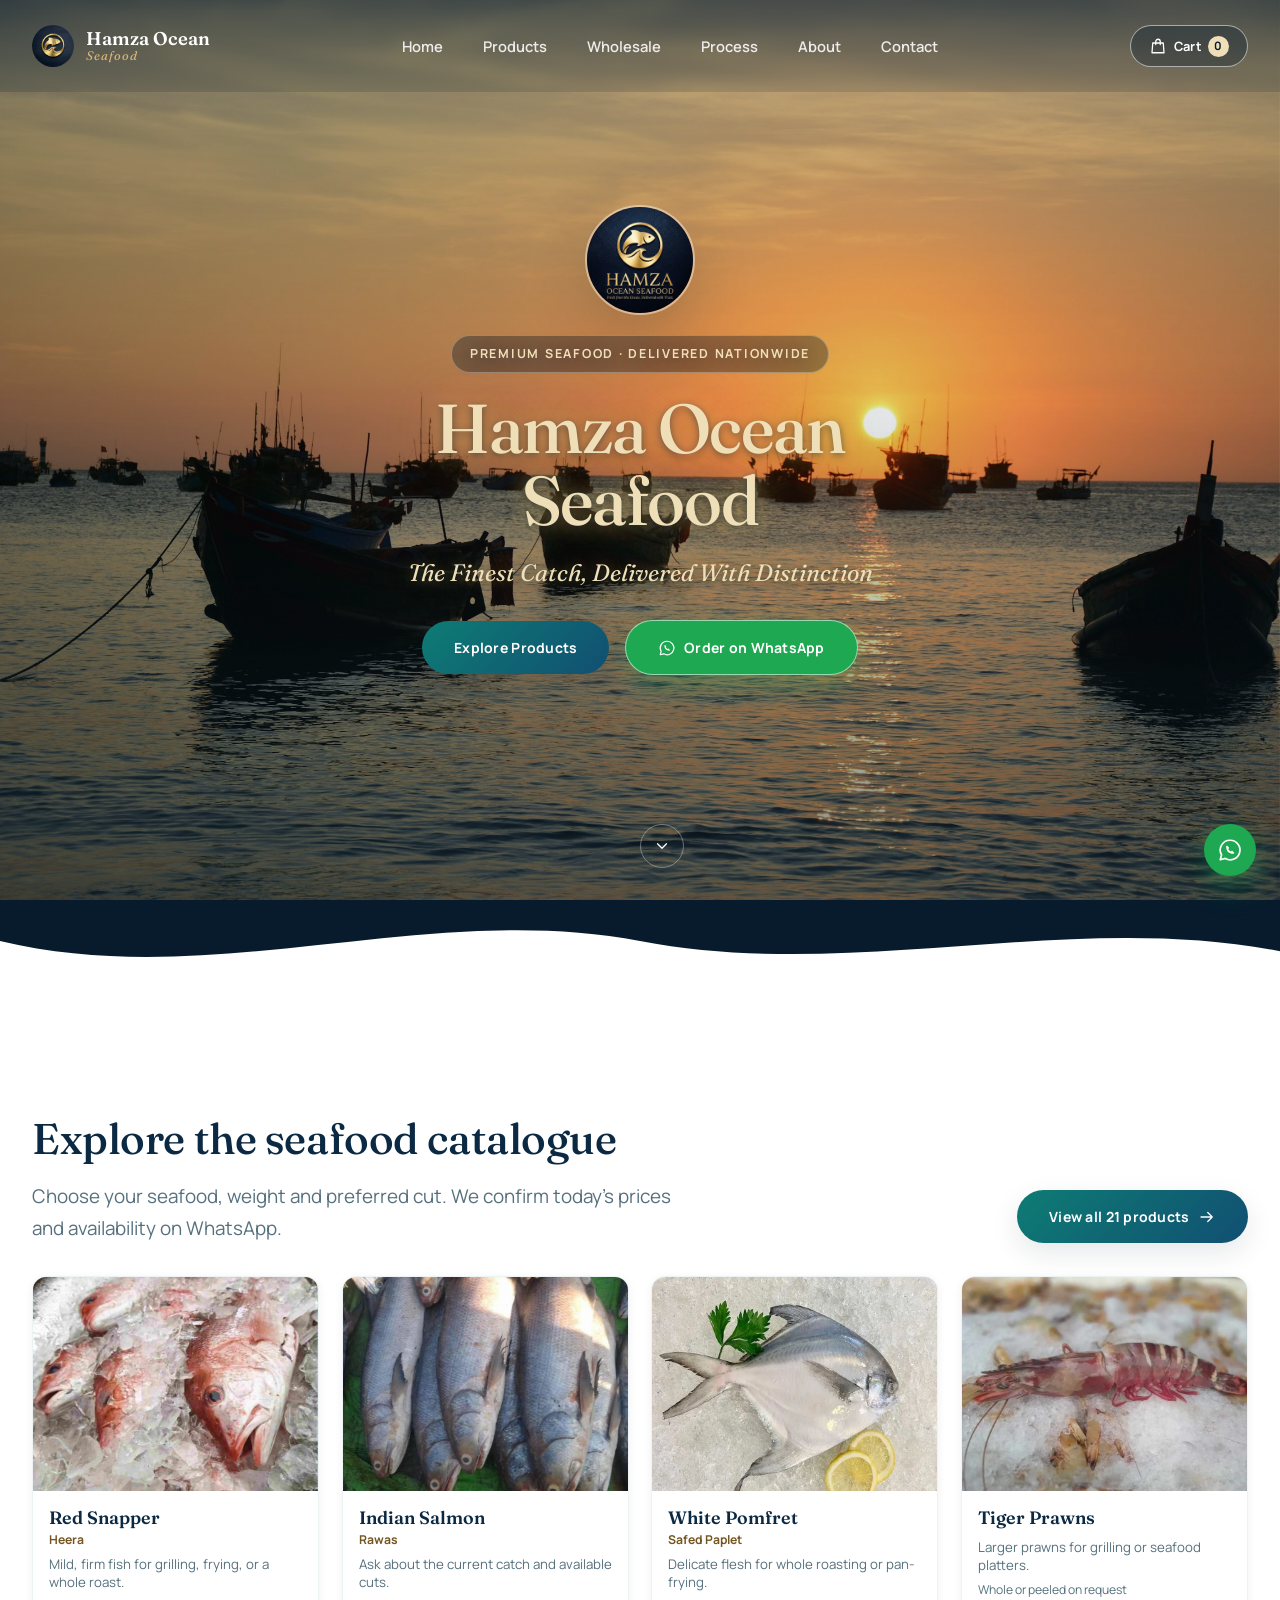
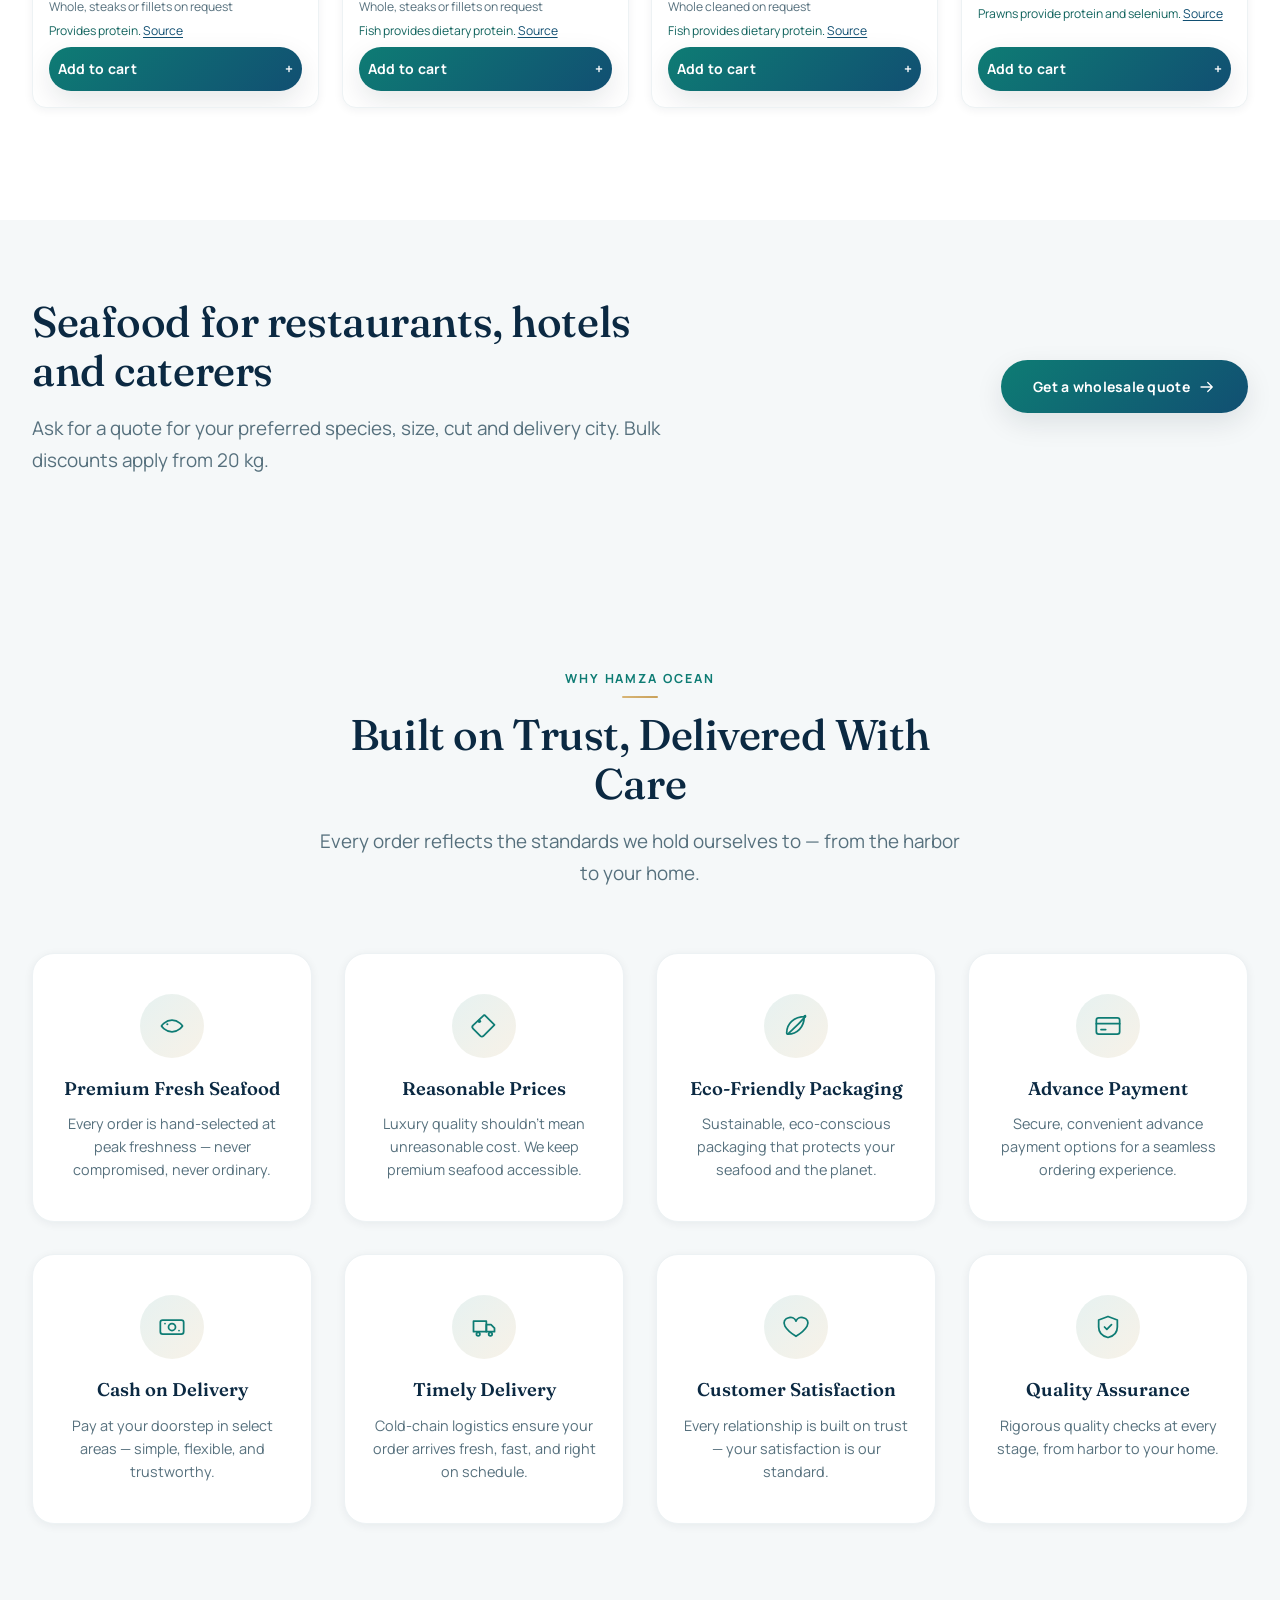
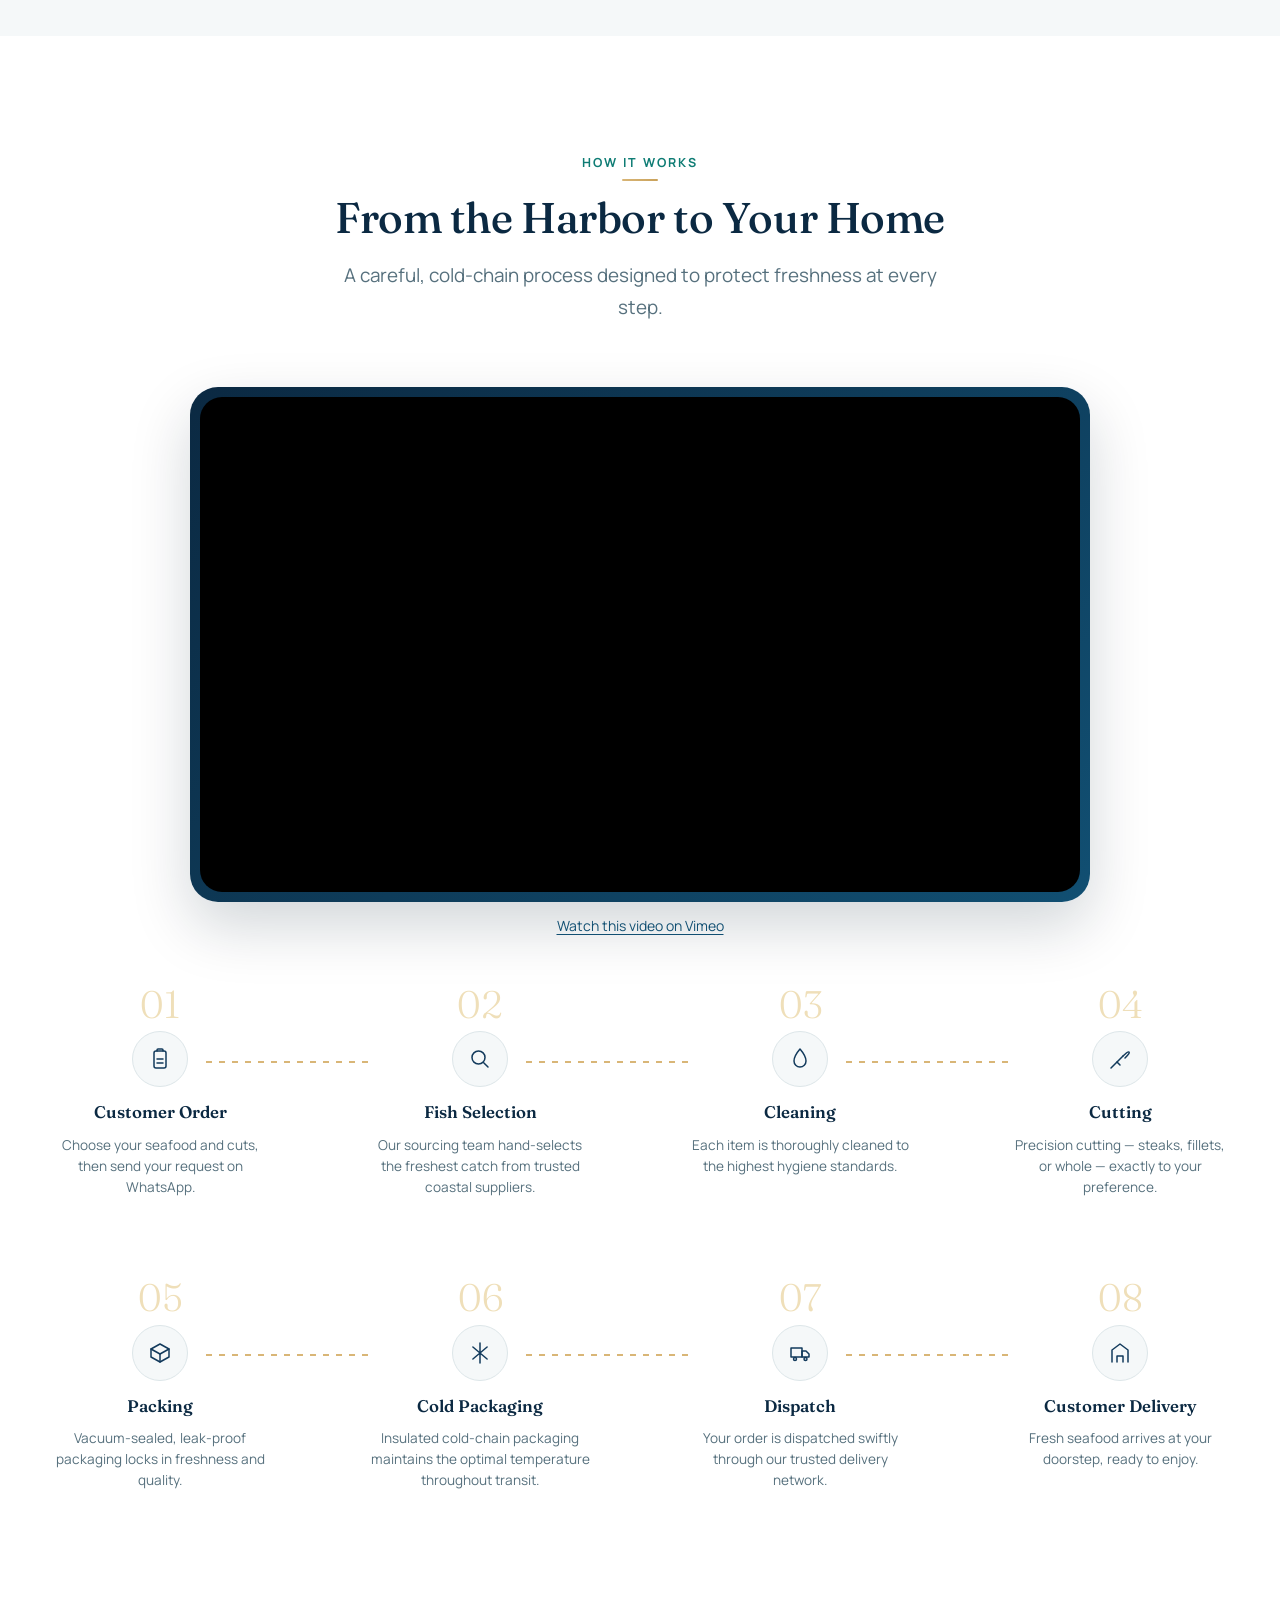
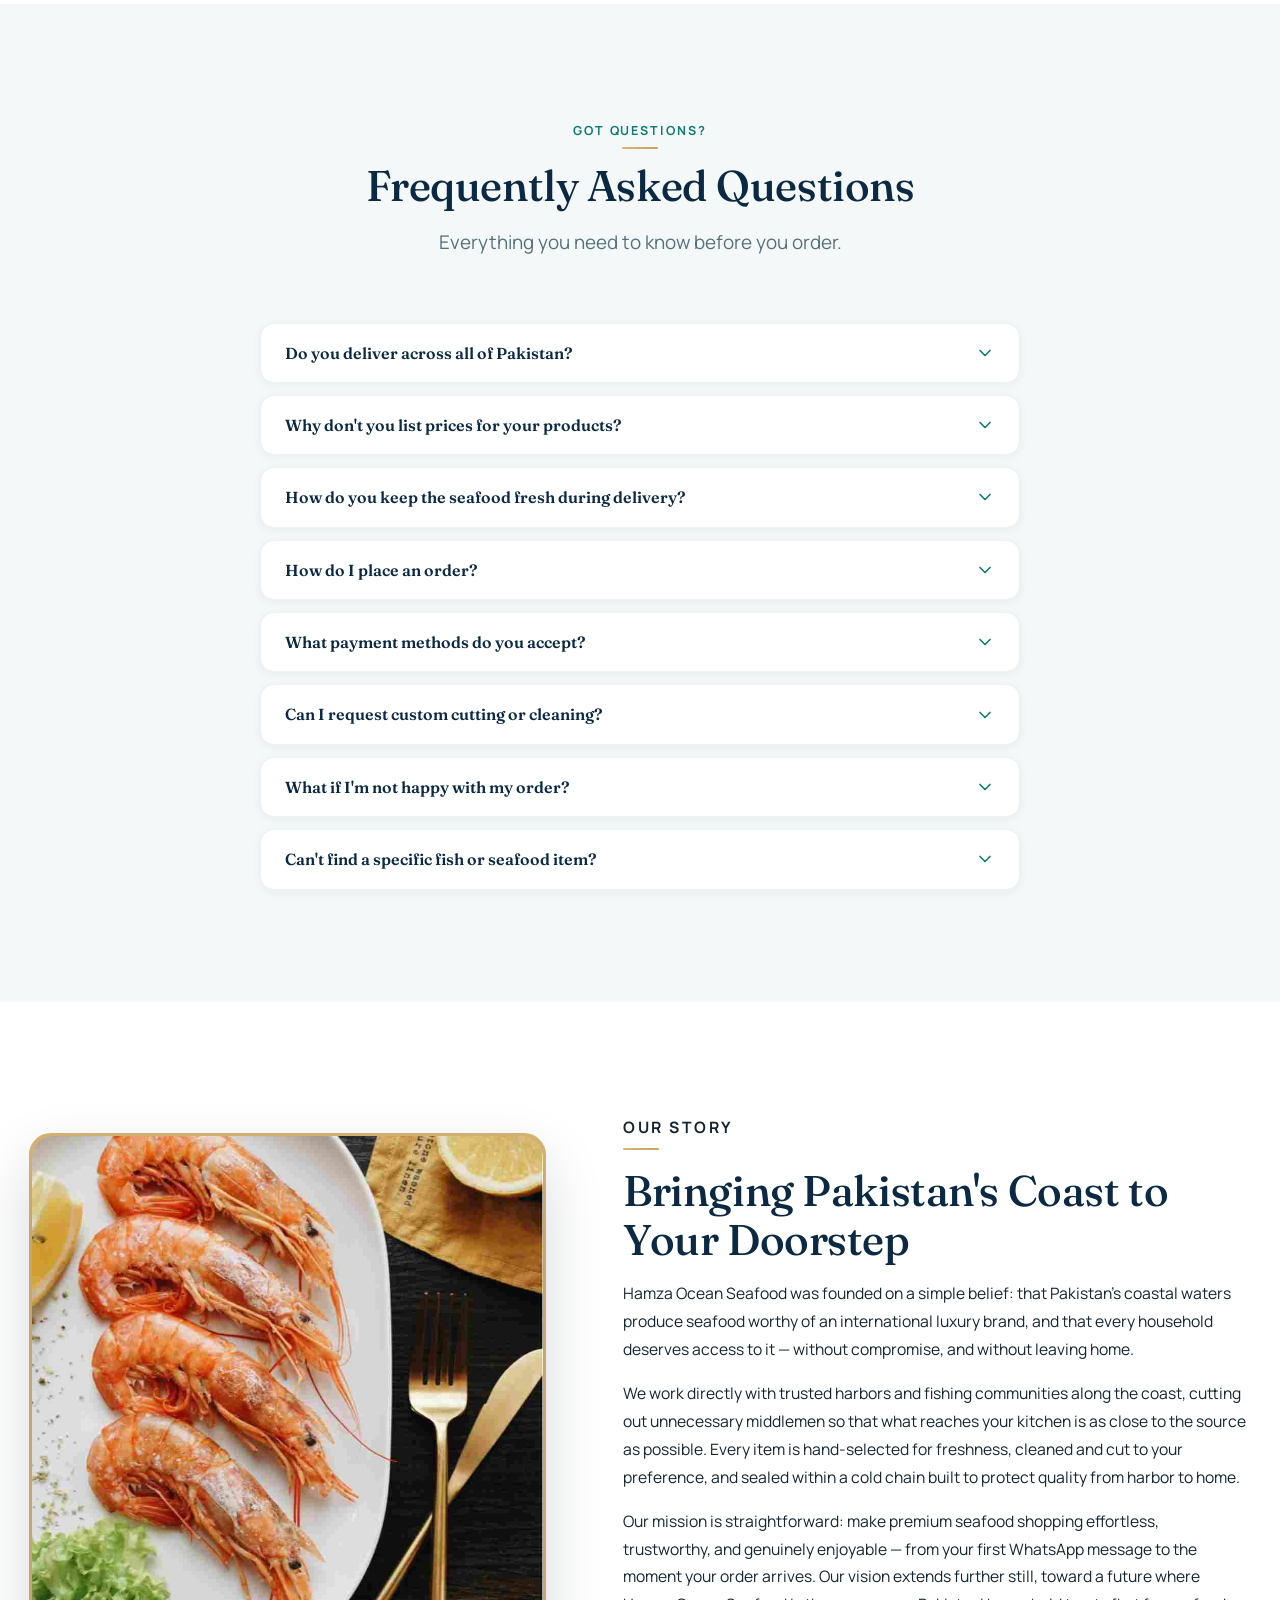
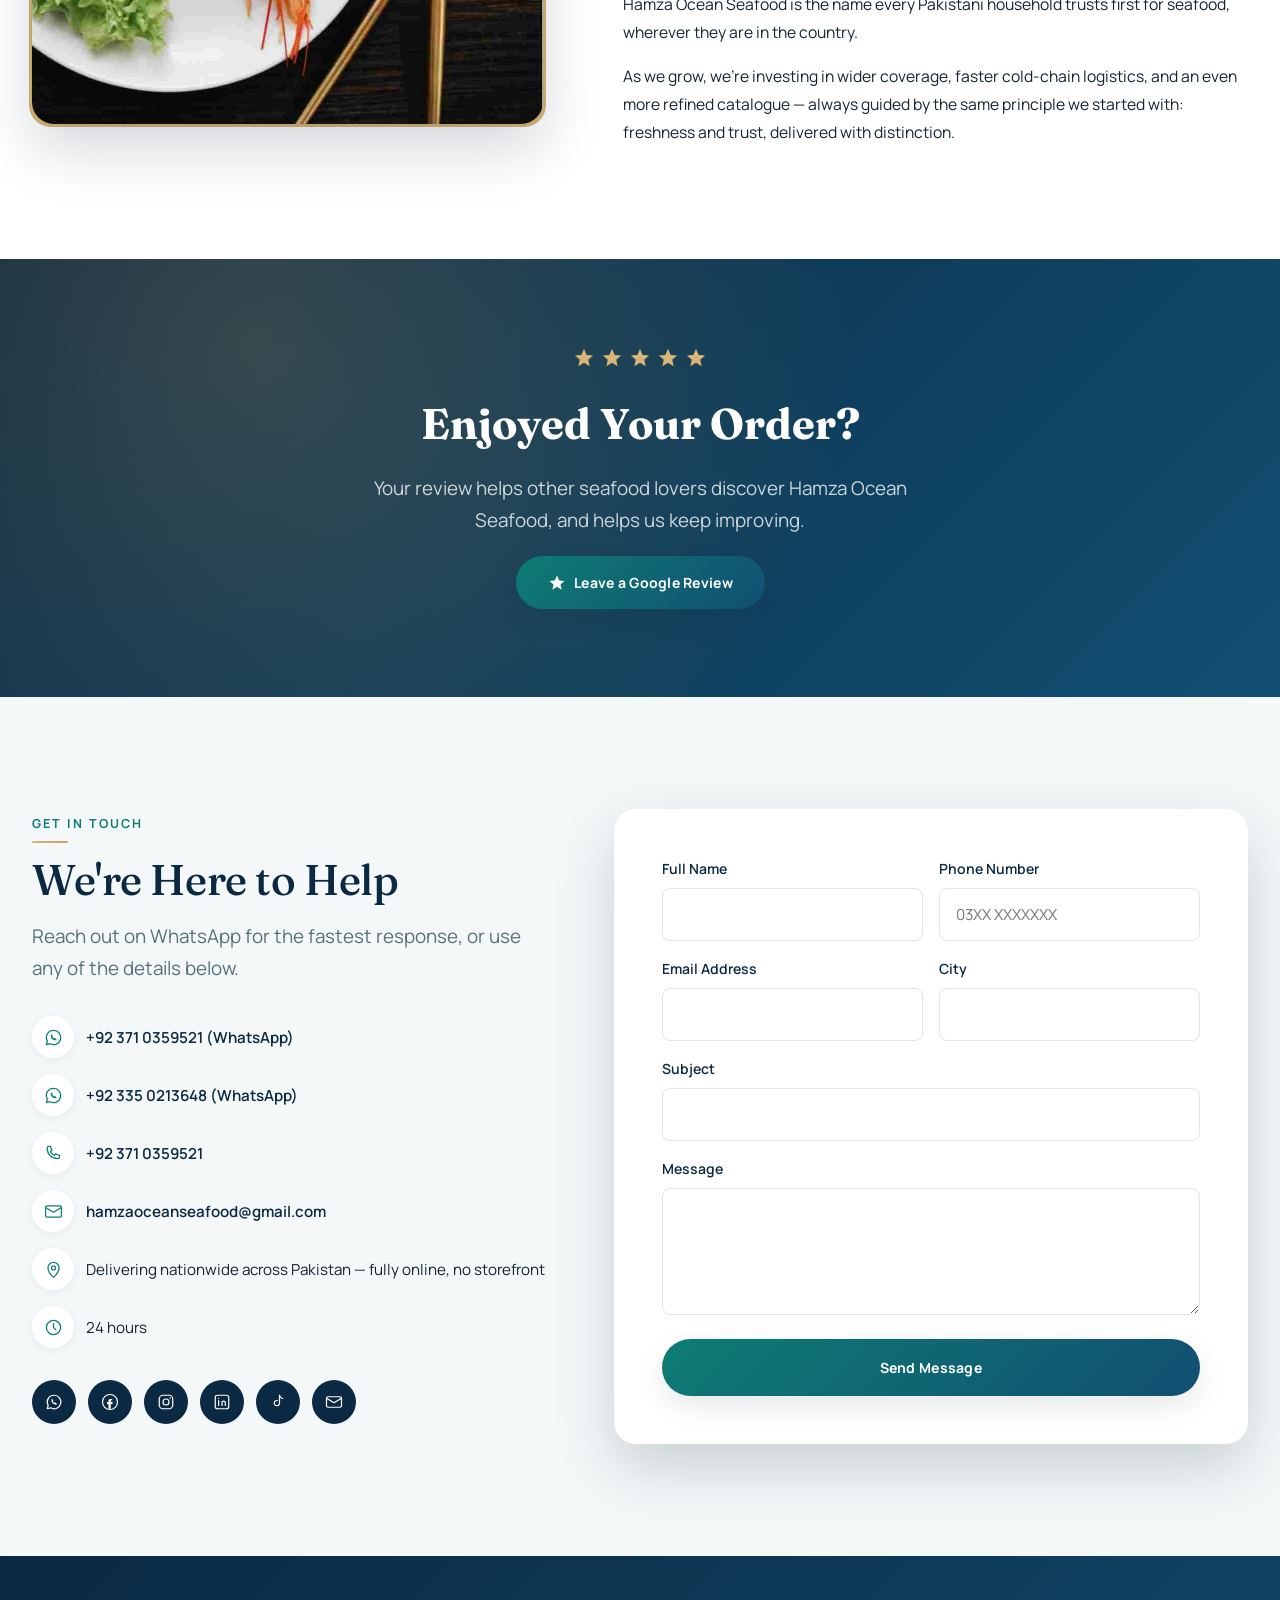
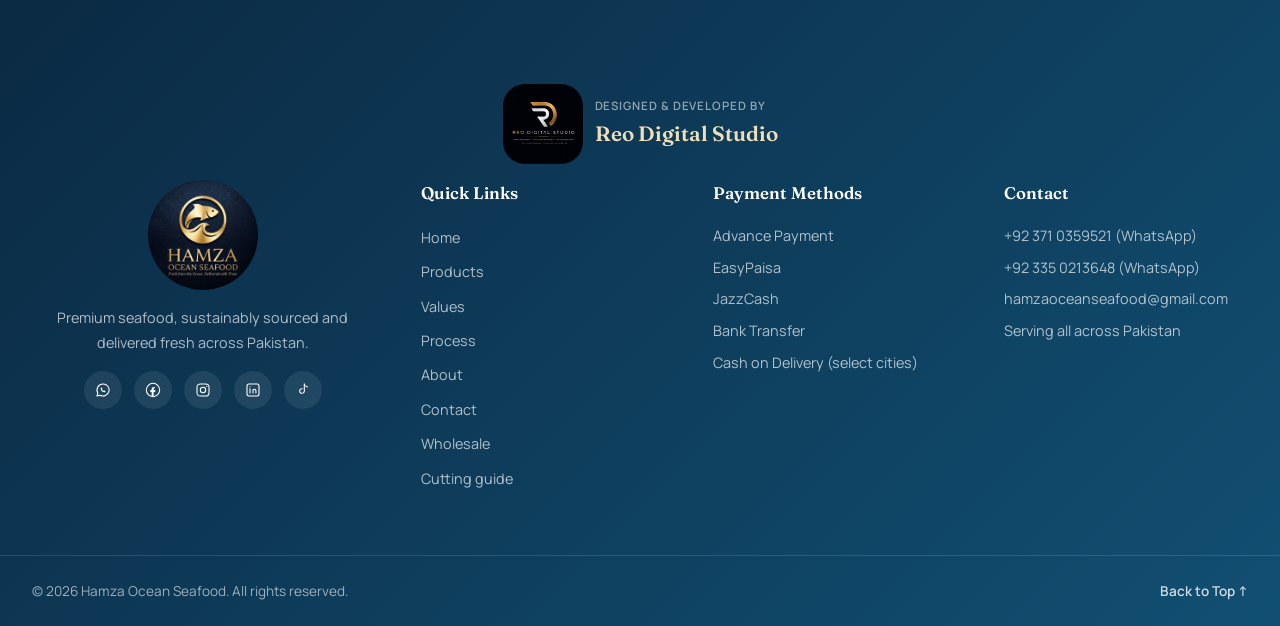
<file: index.html>
<!doctype html>
<html lang="en-PK">
<head>
<meta charset="utf-8">
<meta name="viewport" content="width=device-width, initial-scale=1">
<meta name="theme-color" content="#0B2942">
<title>Fresh Seafood for Homes &amp; Restaurants | Hamza Ocean Seafood</title>
<meta name="description" content="Shop fresh fish and prawns sourced through Karachi Fish Harbour. Choose your cuts, order on WhatsApp or request a bulk quote for your restaurant.">
<link rel="canonical" href="https://rehanreo.github.io/HamzaOceanSeafood/">
<meta property="og:type" content="website">
<meta property="og:title" content="Fresh Seafood for Homes &amp; Restaurants | Hamza Ocean Seafood">
<meta property="og:description" content="Shop fresh fish and prawns sourced through Karachi Fish Harbour. Choose your cuts, order on WhatsApp or request a bulk quote for your restaurant.">
<meta property="og:site_name" content="Hamza Ocean Seafood">
<meta property="og:locale" content="en_PK">
<meta property="og:url" content="https://rehanreo.github.io/HamzaOceanSeafood/">
<meta property="og:image" content="https://rehanreo.github.io/HamzaOceanSeafood/assets/catalogue/social-preview.jpg">
<meta property="og:image:width" content="1200">
<meta property="og:image:height" content="630">
<meta property="og:image:alt" content="Hamza Ocean Seafood catalogue preview">
<meta name="twitter:card" content="summary_large_image">
<link rel="icon" href="./assets/images/favicon.ico">
<link rel="apple-touch-icon" href="./assets/images/apple-icon.png">
<link rel="preconnect" href="https://fonts.googleapis.com">
<link rel="preconnect" href="https://fonts.gstatic.com" crossorigin>
<link rel="stylesheet" href="https://fonts.googleapis.com/css2?family=Fraunces:ital,opsz,wght@0,9..144,300;0,9..144,400;0,9..144,500;0,9..144,600;0,9..144,700;1,9..144,400;1,9..144,500&amp;family=Manrope:wght@300;400;500;600;700;800&amp;display=swap">
<link rel="preload" as="image" href="assets/images/Hero-bg-1.jpg">
<link rel="stylesheet" href="./style.css">
<script type="application/ld+json">{"@context": "https://schema.org", "@type": "OnlineStore", "name": "Hamza Ocean Seafood", "url": "https://rehanreo.github.io/HamzaOceanSeafood/", "logo": "https://rehanreo.github.io/HamzaOceanSeafood/assets/images/Logo.png", "image": "https://rehanreo.github.io/HamzaOceanSeafood/assets/catalogue/social-preview.jpg", "email": "hamzaseafood07@gmail.com", "telephone": "+923710359521", "areaServed": {"@type": "Country", "name": "Pakistan"}, "sameAs": ["https://www.instagram.com/hamzaoceanseafood", "https://www.tiktok.com/@hamzaoceanseafood", "https://www.linkedin.com/company/hamza-ocean-seafood/"]}</script>
<script>
  if (location.origin === "https://rehanreo.github.io") {
    window.dataLayer = window.dataLayer || [];
    window.gtag = function () { window.dataLayer.push(arguments); };
    window.gtag('js', new Date());
    window.gtag('config', 'G-JGS17XB776');
    const tag = document.createElement('script');
    tag.src = 'https://www.googletagmanager.com/gtag/js?id=G-JGS17XB776';
    tag.async = true;
    document.head.append(tag);
  }
</script>
<script id="site-data" type="application/json">{"whatsapp": "923710359521", "metaPixelId": "YOUR_META_PIXEL_ID", "bulkMinimumKg": 20, "liveOrigin": "https://rehanreo.github.io", "products": [{"id": "indian-mackerel", "label": "Indian Mackerel (Bangra)", "cuts": ["Whole cleaned", "Confirm with us"]}, {"id": "dothar", "label": "Dothar", "cuts": ["Whole cleaned", "Confirm with us"]}, {"id": "grouper", "label": "Grouper (Giser)", "cuts": ["Whole cleaned", "Bone-in steaks", "Boneless fillets", "Curry cut", "Confirm with us"]}, {"id": "dandia", "label": "Dandia", "cuts": ["Whole cleaned", "Confirm with us"]}, {"id": "saram", "label": "Saram", "cuts": ["Whole cleaned", "Confirm with us"]}, {"id": "white-barracuda", "label": "White Barracuda (Safed Kund)", "cuts": ["Whole cleaned", "Bone-in steaks", "Boneless fillets", "Curry cut", "Confirm with us"]}, {"id": "kanarcha", "label": "Red Snapper (Kanarcha)", "cuts": ["Whole cleaned", "Bone-in steaks", "Boneless fillets", "Curry cut", "Confirm with us"]}, {"id": "anchovies", "label": "Anchovies", "cuts": ["Whole cleaned", "Confirm with us"]}, {"id": "sardines", "label": "Sardines", "cuts": ["Whole cleaned", "Confirm with us"]}, {"id": "black-barracuda", "label": "Black Barracuda (Kala Kund)", "cuts": ["Whole cleaned", "Bone-in steaks", "Boneless fillets", "Curry cut", "Confirm with us"]}, {"id": "queenfish", "label": "Queenfish", "cuts": ["Whole cleaned", "Bone-in steaks", "Boneless fillets", "Curry cut", "Confirm with us"]}, {"id": "mushka", "label": "Croaker (Mushka)", "cuts": ["Whole cleaned", "Confirm with us"]}, {"id": "red-snapper", "label": "Red Snapper (Heera)", "cuts": ["Whole cleaned", "Bone-in steaks", "Boneless fillets", "Curry cut", "Confirm with us"]}, {"id": "king-fish", "label": "King Fish (Surmai)", "cuts": ["Whole cleaned", "Bone-in steaks", "Boneless fillets", "Curry cut", "Confirm with us"]}, {"id": "white-pomfret", "label": "White Pomfret (Safed Paplet)", "cuts": ["Whole cleaned", "Confirm with us"]}, {"id": "black-pomfret", "label": "Black Pomfret (Kala Paplet)", "cuts": ["Whole cleaned", "Confirm with us"]}, {"id": "tuna", "label": "Tuna (Dawan)", "cuts": ["Whole cleaned", "Bone-in steaks", "Boneless fillets", "Curry cut", "Confirm with us"]}, {"id": "indian-salmon", "label": "Indian Salmon (Rawas)", "cuts": ["Whole cleaned", "Bone-in steaks", "Boneless fillets", "Curry cut", "Confirm with us"]}, {"id": "tiger-prawns", "label": "Tiger Prawns", "cuts": ["Whole", "Peeled & deveined", "Confirm with us"]}, {"id": "medium-prawns", "label": "Medium Prawns (Jeera)", "cuts": ["Whole", "Peeled & deveined", "Confirm with us"]}, {"id": "small-prawns", "label": "Small Prawns", "cuts": ["Whole", "Peeled & deveined", "Confirm with us"]}]}</script>
<script src="./script.js" defer></script>
</head>
<body class="home-page">
<a class="skip-link" href="#main-content">Skip to content</a>
<header class="site-header" id="siteHeader">
    <div class="container header-inner">

      <a href="#home" class="brand" aria-label="Hamza Ocean Seafood — home">
        <img class="brand-logo" src="./assets/images/Logo icon.jpeg" alt="Hamza Ocean Seafood logo" width="48" height="48">
        <span class="brand-name">Hamza Ocean<span class="brand-name-accent">Seafood</span></span>
      </a>

      <nav class="primary-nav" aria-label="Primary navigation">
        <ul>
      <li><a href="#home" class="nav-link" data-nav-link>Home</a></li>
      <li><a href="#products" class="nav-link" data-nav-link>Products</a></li>
      <li><a href="./wholesale/" class="nav-link" data-nav-link>Wholesale</a></li>
      <li><a href="#process" class="nav-link" data-nav-link>Process</a></li>
      <li><a href="#about" class="nav-link" data-nav-link>About</a></li>
      <li><a href="#contact" class="nav-link" data-nav-link>Contact</a></li>
    </ul>
      </nav>

      <div class="header-actions">
        <button type="button" class="btn btn-small header-cart" data-show-cart aria-label="Cart">
          <svg class="icon" viewBox="0 0 24 24" fill="none" stroke="currentColor" stroke-width="1.7" stroke-linecap="round" stroke-linejoin="round" aria-hidden="true"><path d="M5 8h14l1 13H4L5 8Z"/><path d="M9 10V6a3 3 0 0 1 6 0v4"/></svg>
          <span>Cart</span><span class="cart-count" data-cart-count>0</span>
        </button>

        <button type="button" class="hamburger-btn" id="hamburgerBtn" aria-label="Open menu" aria-expanded="false" aria-controls="mobileDrawer">
          <span class="hamburger-line"></span>
          <span class="hamburger-line"></span>
          <span class="hamburger-line"></span>
        </button>
      </div>

    </div>
  </header>

  <div class="drawer-overlay" id="drawerOverlay" hidden></div>
  <nav class="mobile-drawer" id="mobileDrawer" inert aria-label="Mobile navigation" aria-hidden="true">
    <div class="mobile-drawer-header">
      <span class="brand-name">Hamza Ocean<span class="brand-name-accent">Seafood</span></span>
      <button type="button" class="drawer-close-btn" id="drawerCloseBtn" aria-label="Close menu">
        <svg class="icon" viewBox="0 0 24 24" fill="none" stroke="currentColor" stroke-width="2" stroke-linecap="round" aria-hidden="true" focusable="false">
          <path d="M18 6 6 18M6 6l12 12"/>
        </svg>
      </button>
    </div>
    <ul class="mobile-drawer-links">
      <li><a href="#home" class="nav-link" data-nav-link>Home</a></li>
      <li><a href="#products" class="nav-link" data-nav-link>Products</a></li>
      <li><a href="./wholesale/" class="nav-link" data-nav-link>Wholesale</a></li>
      <li><a href="#process" class="nav-link" data-nav-link>Process</a></li>
      <li><a href="#about" class="nav-link" data-nav-link>About</a></li>
      <li><a href="#contact" class="nav-link" data-nav-link>Contact</a></li>
    </ul>
    <a href="https://wa.me/923710359521" class="btn btn-whatsapp mobile-drawer-cta" target="_blank" rel="noopener noreferrer">
      Order on WhatsApp
    </a>
  </nav>

<main id="main-content">
<section class="hero" id="home">
      <div class="hero-media" aria-hidden="true">
        <img class="hero-bg-image" id="heroFallbackImage" src="assets/images/Hero-bg-1.jpg" alt="" width="2400" height="1600" fetchpriority="high">
        <div class="hero-video-wrap" id="heroVideoWrap" data-vimeo-id="1223735891"></div>
        <div class="hero-overlay"></div>
      </div>

  
      <div class="hero-content container">
        <img class="hero-logo" src="assets/images/Logo.png" alt="Hamza Ocean Seafood logo" width="96" height="96">
        <p class="hero-eyebrow">Premium Seafood &middot; Delivered Nationwide</p>
        <h1 class="hero-title">Hamza Ocean Seafood</h1>
        <p class="hero-slogan">The Finest Catch, Delivered With Distinction</p>
      
        <div class="hero-actions">
          <a href="#products" class="btn btn-primary">Explore Products</a>
          <a href="https://wa.me/923710359521?text=Hi%20Hamza%20Ocean%20Seafood%2C%20I%27d%20like%20to%20place%20an%20order."
             class="btn btn-secondary btn-whatsapp" target="_blank" rel="noopener noreferrer">
            <svg class="icon" viewBox="0 0 24 24" fill="none" stroke="currentColor" stroke-width="1.6" stroke-linecap="round" stroke-linejoin="round" aria-hidden="true" focusable="false">
              <path d="M12 3a9 9 0 0 0-7.8 13.5L3 21l4.7-1.2A9 9 0 1 0 12 3Z"/>
              <path d="M8.5 9c0 4 2.5 6.5 6.5 6.5.6 0 1-.5.9-1l-1.6-1.6c-.3-.3-.7-.3-1 0l-.5.5c-1-.5-1.9-1.4-2.4-2.4l.5-.5c.3-.3.3-.7 0-1L9.4 8.1c-.5-.1-1 .3-1 .9Z" fill="currentColor" stroke="none"/>
            </svg>
            <span>Order on WhatsApp</span>
          </a>
        </div>
      </div>

      <button class="hero-motion-toggle" id="heroMotionToggle" type="button" hidden>Pause background video</button>
      <a href="#products" class="scroll-indicator" aria-label="Scroll to Products section">
        <svg class="icon" viewBox="0 0 24 24" fill="none" stroke="currentColor" stroke-width="1.6" stroke-linecap="round" stroke-linejoin="round" aria-hidden="true" focusable="false">
          <path d="m6 9 6 6 6-6"/>
        </svg>
      </a>
    </section>

<div class="section-divider wave-divider" aria-hidden="true">
      <svg viewBox="0 0 1440 100" preserveAspectRatio="none" xmlns="http://www.w3.org/2000/svg">
        <path d="M0,40 C240,90 480,0 720,40 C960,80 1200,10 1440,50 L1440,100 L0,100 Z"></path>
      </svg>
    </div>


<section class="products" id="products">
  <div class="container">
    <div class="featured-head">
      <div class="section-header"><h2 class="section-title">Explore the seafood catalogue</h2><p class="section-subtitle">Choose your seafood, weight and preferred cut. We confirm today’s prices and availability on WhatsApp.</p></div>
      <a class="btn btn-primary" href="./products/">View all 21 products <svg viewBox="0 0 24 24" fill="none" stroke="currentColor" stroke-width="1.7" stroke-linecap="round" stroke-linejoin="round" aria-hidden="true"><path d="M4 12h15m-6-6 6 6-6 6"/></svg></a>
    </div>
    <div class="catalogue-grid"><article class="product-card catalogue-card" data-category="Fish" data-search="red snapper heera fish">
      <div class="product-image-wrap"><img src="./assets/catalogue/red-snapper.webp" alt="Red Snapper" width="940" height="1000" loading="lazy" decoding="async"></div>
      <div class="product-body"><div><h3 class="product-name">Red Snapper</h3><p class="local-name">Heera</p></div>
        <p class="product-desc">Mild, firm fish for grilling, frying, or a whole roast.</p><p class="product-cut">Whole, steaks or fillets on request</p><p class="product-fact">Provides protein. <a href="https://www.fao.org/4/cc0461en/online/sofia/2022/consumption-of-aquatic-foods.html" aria-label="Nutrition source for Heera">Source</a></p>
        <button class="btn btn-primary add-button" type="button" data-add="red-snapper" aria-label="Add Red Snapper (Heera) to cart"><span>Add to cart</span><span aria-hidden="true">+</span></button>
      </div>
    </article>
<article class="product-card catalogue-card" data-category="Fish" data-search="indian salmon rawas fish">
      <div class="product-image-wrap"><img src="./assets/catalogue/indian-salmon.webp" alt="Indian Salmon" width="1000" height="686" loading="lazy" decoding="async"></div>
      <div class="product-body"><div><h3 class="product-name">Indian Salmon</h3><p class="local-name">Rawas</p></div>
        <p class="product-desc">Ask about the current catch and available cuts.</p><p class="product-cut">Whole, steaks or fillets on request</p><p class="product-fact">Fish provides dietary protein. <a href="https://www.fao.org/4/cc0461en/online/sofia/2022/consumption-of-aquatic-foods.html" aria-label="Nutrition source for Rawas">Source</a></p>
        <button class="btn btn-primary add-button" type="button" data-add="indian-salmon" aria-label="Add Indian Salmon (Rawas) to cart"><span>Add to cart</span><span aria-hidden="true">+</span></button>
      </div>
    </article>
<article class="product-card catalogue-card" data-category="Fish" data-search="white pomfret safed paplet fish">
      <div class="product-image-wrap"><img src="./assets/catalogue/white-pomfret.webp" alt="White Pomfret" width="800" height="672" loading="lazy" decoding="async"></div>
      <div class="product-body"><div><h3 class="product-name">White Pomfret</h3><p class="local-name">Safed Paplet</p></div>
        <p class="product-desc">Delicate flesh for whole roasting or pan-frying.</p><p class="product-cut">Whole cleaned on request</p><p class="product-fact">Fish provides dietary protein. <a href="https://www.fao.org/4/cc0461en/online/sofia/2022/consumption-of-aquatic-foods.html" aria-label="Nutrition source for Safed Paplet">Source</a></p>
        <button class="btn btn-primary add-button" type="button" data-add="white-pomfret" aria-label="Add White Pomfret (Safed Paplet) to cart"><span>Add to cart</span><span aria-hidden="true">+</span></button>
      </div>
    </article>
<article class="product-card catalogue-card" data-category="Prawns" data-search="tiger prawns  prawns">
      <div class="product-image-wrap"><img src="./assets/catalogue/tiger-prawns.webp" alt="Tiger Prawns" width="1000" height="603" loading="lazy" decoding="async"></div>
      <div class="product-body"><div><h3 class="product-name">Tiger Prawns</h3></div>
        <p class="product-desc">Larger prawns for grilling or seafood platters.</p><p class="product-cut">Whole or peeled on request</p><p class="product-fact">Prawns provide protein and selenium. <a href="https://www.health.com/nutrition/calories-in-shrimp" aria-label="Nutrition source for Tiger Prawns">Source</a></p>
        <button class="btn btn-primary add-button" type="button" data-add="tiger-prawns" aria-label="Add Tiger Prawns to cart"><span>Add to cart</span><span aria-hidden="true">+</span></button>
      </div>
    </article></div>
  </div>
</section>



<section class="wholesale-band" id="wholesale">
  <div class="container">
    <div class="section-header"><h2 class="section-title">Seafood for restaurants, hotels and caterers</h2><p class="section-subtitle">Ask for a quote for your preferred species, size, cut and delivery city. Bulk discounts apply from 20 kg.</p></div>
    <a class="btn btn-primary" href="./wholesale/">Get a wholesale quote <svg viewBox="0 0 24 24" fill="none" stroke="currentColor" stroke-width="1.7" stroke-linecap="round" stroke-linejoin="round" aria-hidden="true"><path d="M4 12h15m-6-6 6 6-6 6"/></svg></a>
  </div>
</section>


<section class="values" id="values">
      <div class="container">
        <div class="section-header">
          <p class="section-eyebrow">Why Hamza Ocean</p>
          <h2 class="section-title">Built on Trust, Delivered With Care</h2>
          <p class="section-subtitle">Every order reflects the standards we hold ourselves to — from the harbor to your home.</p>
        </div>

        <div class="values-grid">

          <div class="value-card">
            <span class="value-icon" aria-hidden="true">
              <svg viewBox="0 0 24 24" fill="none" stroke="currentColor" stroke-width="1.5" stroke-linecap="round" stroke-linejoin="round" focusable="false"><path d="M3 12s3-5 9-5 9 5 9 5-3 5-9 5-9-5-9-5Z"/><path d="M21 12l3-3v6l-3-3Z" opacity="0"/><circle cx="8" cy="10.5" r=".9" fill="currentColor" stroke="none"/></svg>
            </span>
            <h3 class="value-title">Premium Fresh Seafood</h3>
            <p class="value-desc">Every order is hand-selected at peak freshness — never compromised, never ordinary.</p>
          </div>

          <div class="value-card">
            <span class="value-icon" aria-hidden="true">
              <svg viewBox="0 0 24 24" fill="none" stroke="currentColor" stroke-width="1.5" stroke-linecap="round" stroke-linejoin="round" focusable="false"><path d="M12.6 2.6 21 11l-9.4 9.4a2 2 0 0 1-2.8 0L2.6 14.2a2 2 0 0 1 0-2.8L12 2.6a2 2 0 0 1 .6 0Z"/><circle cx="8" cy="8" r="1.5" fill="currentColor" stroke="none"/></svg>
            </span>
            <h3 class="value-title">Reasonable Prices</h3>
            <p class="value-desc">Luxury quality shouldn't mean unreasonable cost. We keep premium seafood accessible.</p>
          </div>

          <div class="value-card">
            <span class="value-icon" aria-hidden="true">
              <svg viewBox="0 0 24 24" fill="none" stroke="currentColor" stroke-width="1.5" stroke-linecap="round" stroke-linejoin="round" focusable="false"><path d="M20 4C10 4 4 10 4 18c0 .6.4 1 1 1 8 0 14-6 14-15 0-.5 0-1 1-1Z"/><path d="M5 19c4-4 8-7 15-15"/></svg>
            </span>
            <h3 class="value-title">Eco-Friendly Packaging</h3>
            <p class="value-desc">Sustainable, eco-conscious packaging that protects your seafood and the planet.</p>
          </div>

          <div class="value-card">
            <span class="value-icon" aria-hidden="true">
              <svg viewBox="0 0 24 24" fill="none" stroke="currentColor" stroke-width="1.5" stroke-linecap="round" stroke-linejoin="round" focusable="false"><rect x="2" y="5" width="20" height="14" rx="2"/><path d="M2 10h20"/><path d="M6 15h4"/></svg>
            </span>
            <h3 class="value-title">Advance Payment</h3>
            <p class="value-desc">Secure, convenient advance payment options for a seamless ordering experience.</p>
          </div>

          <div class="value-card">
            <span class="value-icon" aria-hidden="true">
              <svg viewBox="0 0 24 24" fill="none" stroke="currentColor" stroke-width="1.5" stroke-linecap="round" stroke-linejoin="round" focusable="false"><rect x="2" y="6" width="20" height="12" rx="2"/><circle cx="12" cy="12" r="3"/><path d="M6 9v.01M18 15v.01"/></svg>
            </span>
            <h3 class="value-title">Cash on Delivery</h3>
            <p class="value-desc">Pay at your doorstep in select areas — simple, flexible, and trustworthy.</p>
          </div>

          <div class="value-card">
            <span class="value-icon" aria-hidden="true">
              <svg viewBox="0 0 24 24" fill="none" stroke="currentColor" stroke-width="1.5" stroke-linecap="round" stroke-linejoin="round" focusable="false"><path d="M3 7h11v9H3z"/><path d="M14 10h4l3 3v3h-7z"/><circle cx="7" cy="18" r="1.5"/><circle cx="17.5" cy="18" r="1.5"/></svg>
            </span>
            <h3 class="value-title">Timely Delivery</h3>
            <p class="value-desc">Cold-chain logistics ensure your order arrives fresh, fast, and right on schedule.</p>
          </div>

          <div class="value-card">
            <span class="value-icon" aria-hidden="true">
              <svg viewBox="0 0 24 24" fill="none" stroke="currentColor" stroke-width="1.5" stroke-linecap="round" stroke-linejoin="round" focusable="false"><path d="M12 20s-7-4.4-9.5-8.8C.7 8 2.3 4.5 6 4a5 5 0 0 1 6 3 5 5 0 0 1 6-3c3.7.5 5.3 4 3.5 7.2C19 15.6 12 20 12 20Z"/></svg>
            </span>
            <h3 class="value-title">Customer Satisfaction</h3>
            <p class="value-desc">Every relationship is built on trust — your satisfaction is our standard.</p>
          </div>

          <div class="value-card">
            <span class="value-icon" aria-hidden="true">
              <svg viewBox="0 0 24 24" fill="none" stroke="currentColor" stroke-width="1.5" stroke-linecap="round" stroke-linejoin="round" focusable="false"><path d="M12 3 4 6v6c0 5 3.5 8 8 9 4.5-1 8-4 8-9V6l-8-3Z"/><path d="m9 12 2 2 4-4"/></svg>
            </span>
            <h3 class="value-title">Quality Assurance</h3>
            <p class="value-desc">Rigorous quality checks at every stage, from harbor to your home.</p>
          </div>

        </div>
      </div>
    </section>

<section class="process" id="process">
      <div class="container">
        <div class="section-header">
          <p class="section-eyebrow">How It Works</p>
          <h2 class="section-title">From the Harbor to Your Home</h2>
          <p class="section-subtitle">A careful, cold-chain process designed to protect freshness at every step.</p>
        </div>

        <div class="process-video-card">
          <div class="video-wrapper" id="processVideoWrap">
          <iframe src="https://player.vimeo.com/video/1223723417?dnt=1&amp;title=0&amp;byline=0&amp;portrait=0" title="Hamza Ocean Seafood preparation and packing process" loading="lazy" allow="fullscreen; picture-in-picture" allowfullscreen></iframe>
        </div>
        </div>

        <p class="process-video-link"><a href="https://vimeo.com/1223723417" target="_blank" rel="noopener noreferrer">Watch this video on Vimeo</a></p>
        <ol class="process-timeline">

          <li class="process-step">
            <span class="step-number" aria-hidden="true">01</span>
            <span class="step-icon" aria-hidden="true">
              <svg viewBox="0 0 24 24" fill="none" stroke="currentColor" stroke-width="1.5" stroke-linecap="round" stroke-linejoin="round" focusable="false"><rect x="6" y="4" width="12" height="17" rx="2"/><path d="M9 4V3a1 1 0 0 1 1-1h4a1 1 0 0 1 1 1v1"/><path d="M9 12h6M9 16h6"/></svg>
            </span>
            <h3 class="step-title">Customer Order</h3>
            <p class="step-desc">Choose your seafood and cuts, then send your request on WhatsApp.</p>
          </li>

          <li class="process-step">
            <span class="step-number" aria-hidden="true">02</span>
            <span class="step-icon" aria-hidden="true">
              <svg viewBox="0 0 24 24" fill="none" stroke="currentColor" stroke-width="1.5" stroke-linecap="round" stroke-linejoin="round" focusable="false"><circle cx="10.5" cy="10.5" r="6.5"/><path d="m20 20-4.3-4.3"/></svg>
            </span>
            <h3 class="step-title">Fish Selection</h3>
            <p class="step-desc">Our sourcing team hand-selects the freshest catch from trusted coastal suppliers.</p>
          </li>

          <li class="process-step">
            <span class="step-number" aria-hidden="true">03</span>
            <span class="step-icon" aria-hidden="true">
              <svg viewBox="0 0 24 24" fill="none" stroke="currentColor" stroke-width="1.5" stroke-linecap="round" stroke-linejoin="round" focusable="false"><path d="M12 2s6 7 6 12a6 6 0 0 1-12 0c0-5 6-12 6-12Z"/></svg>
            </span>
            <h3 class="step-title">Cleaning</h3>
            <p class="step-desc">Each item is thoroughly cleaned to the highest hygiene standards.</p>
          </li>

          <li class="process-step">
            <span class="step-number" aria-hidden="true">04</span>
            <span class="step-icon" aria-hidden="true">
              <svg viewBox="0 0 24 24" fill="none" stroke="currentColor" stroke-width="1.5" stroke-linecap="round" stroke-linejoin="round" focusable="false"><path d="M3 21 15 9"/><path d="M15 9c2-2 5-5 6-4 1 1-2 4-4 6"/><path d="m9 15 3 3"/></svg>
            </span>
            <h3 class="step-title">Cutting</h3>
            <p class="step-desc">Precision cutting — steaks, fillets, or whole — exactly to your preference.</p>
          </li>

          <li class="process-step">
            <span class="step-number" aria-hidden="true">05</span>
            <span class="step-icon" aria-hidden="true">
              <svg viewBox="0 0 24 24" fill="none" stroke="currentColor" stroke-width="1.5" stroke-linecap="round" stroke-linejoin="round" focusable="false"><path d="M21 8 12 3 3 8v8l9 5 9-5V8Z"/><path d="M3 8l9 5 9-5"/><path d="M12 13v8"/></svg>
            </span>
            <h3 class="step-title">Packing</h3>
            <p class="step-desc">Vacuum-sealed, leak-proof packaging locks in freshness and quality.</p>
          </li>

          <li class="process-step">
            <span class="step-number" aria-hidden="true">06</span>
            <span class="step-icon" aria-hidden="true">
              <svg viewBox="0 0 24 24" fill="none" stroke="currentColor" stroke-width="1.5" stroke-linecap="round" stroke-linejoin="round" focusable="false"><path d="M12 2v20M4.9 6l14.2 12M4.9 18 19.1 6"/></svg>
            </span>
            <h3 class="step-title">Cold Packaging</h3>
            <p class="step-desc">Insulated cold-chain packaging maintains the optimal temperature throughout transit.</p>
          </li>

          <li class="process-step">
            <span class="step-number" aria-hidden="true">07</span>
            <span class="step-icon" aria-hidden="true">
              <svg viewBox="0 0 24 24" fill="none" stroke="currentColor" stroke-width="1.5" stroke-linecap="round" stroke-linejoin="round" focusable="false"><path d="M3 7h11v9H3z"/><path d="M14 10h4l3 3v3h-7z"/><circle cx="7" cy="18" r="1.5"/><circle cx="17.5" cy="18" r="1.5"/></svg>
            </span>
            <h3 class="step-title">Dispatch</h3>
            <p class="step-desc">Your order is dispatched swiftly through our trusted delivery network.</p>
          </li>

          <li class="process-step">
            <span class="step-number" aria-hidden="true">08</span>
            <span class="step-icon" aria-hidden="true">
              <svg viewBox="0 0 24 24" fill="none" stroke="currentColor" stroke-width="1.5" stroke-linecap="round" stroke-linejoin="round" focusable="false"><path d="M4 21V9l8-6 8 6v12"/><path d="M9 21v-6h6v6"/></svg>
            </span>
            <h3 class="step-title">Customer Delivery</h3>
            <p class="step-desc">Fresh seafood arrives at your doorstep, ready to enjoy.</p>
          </li>

        </ol>
      </div>
    </section>

<section class="faq" id="faq">
      <div class="container">
        <div class="section-header">
          <p class="section-eyebrow">Got Questions?</p>
          <h2 class="section-title">Frequently Asked Questions</h2>
          <p class="section-subtitle">Everything you need to know before you order.</p>
        </div>

        <div class="faq-list">

          <div class="faq-item">
            <h3 class="faq-question">
              <button type="button" class="faq-toggle" aria-expanded="false" aria-controls="faq-answer-1" id="faq-question-1">
                <span>Do you deliver across all of Pakistan?</span>
                <svg class="faq-icon" viewBox="0 0 24 24" fill="none" stroke="currentColor" stroke-width="2" stroke-linecap="round" stroke-linejoin="round" aria-hidden="true" focusable="false"><path d="m6 9 6 6 6-6"/></svg>
              </button>
            </h3>
            <div class="faq-answer" id="faq-answer-1" role="region" aria-labelledby="faq-question-1" hidden>
              <p>Yes — Hamza Ocean Seafood delivers nationwide. Delivery timelines vary slightly by city, and we confirm an estimated delivery window when you place your order.</p>
            </div>
          </div>

          <div class="faq-item">
            <h3 class="faq-question">
              <button type="button" class="faq-toggle" aria-expanded="false" aria-controls="faq-answer-2" id="faq-question-2">
                <span>Why don't you list prices for your products?</span>
                <svg class="faq-icon" viewBox="0 0 24 24" fill="none" stroke="currentColor" stroke-width="2" stroke-linecap="round" stroke-linejoin="round" aria-hidden="true" focusable="false"><path d="m6 9 6 6 6-6"/></svg>
              </button>
            </h3>
            <div class="faq-answer" id="faq-answer-2" role="region" aria-labelledby="faq-question-2" hidden>
              <p>Fish market prices change daily depending on catch, season, and supply, so a fixed price today could be inaccurate tomorrow. To make sure you always get an honest, up-to-date rate, message us on WhatsApp for the latest prices before you order.</p>
            </div>
          </div>

          <div class="faq-item">
            <h3 class="faq-question">
              <button type="button" class="faq-toggle" aria-expanded="false" aria-controls="faq-answer-3" id="faq-question-3">
                <span>How do you keep the seafood fresh during delivery?</span>
                <svg class="faq-icon" viewBox="0 0 24 24" fill="none" stroke="currentColor" stroke-width="2" stroke-linecap="round" stroke-linejoin="round" aria-hidden="true" focusable="false"><path d="m6 9 6 6 6-6"/></svg>
              </button>
            </h3>
            <div class="faq-answer" id="faq-answer-3" role="region" aria-labelledby="faq-question-3" hidden>
              <p>Every order is hand-selected, cleaned, and vacuum-sealed in leak-proof packaging inside insulated cold-chain boxes, preserving freshness from our facility to your doorstep.</p>
            </div>
          </div>

          <div class="faq-item">
            <h3 class="faq-question">
              <button type="button" class="faq-toggle" aria-expanded="false" aria-controls="faq-answer-4" id="faq-question-4">
                <span>How do I place an order?</span>
                <svg class="faq-icon" viewBox="0 0 24 24" fill="none" stroke="currentColor" stroke-width="2" stroke-linecap="round" stroke-linejoin="round" aria-hidden="true" focusable="false"><path d="m6 9 6 6 6-6"/></svg>
              </button>
            </h3>
            <div class="faq-answer" id="faq-answer-4" role="region" aria-labelledby="faq-question-4" hidden>
              <p>Add your seafood, quantities and preferred cuts to the cart. Enter your city and continue to WhatsApp to confirm availability and the current price.</p>
            </div>
          </div>

          <div class="faq-item">
            <h3 class="faq-question">
              <button type="button" class="faq-toggle" aria-expanded="false" aria-controls="faq-answer-5" id="faq-question-5">
                <span>What payment methods do you accept?</span>
                <svg class="faq-icon" viewBox="0 0 24 24" fill="none" stroke="currentColor" stroke-width="2" stroke-linecap="round" stroke-linejoin="round" aria-hidden="true" focusable="false"><path d="m6 9 6 6 6-6"/></svg>
              </button>
            </h3>
            <div class="faq-answer" id="faq-answer-5" role="region" aria-labelledby="faq-question-5" hidden>
              <p>We accept advance payment via EasyPaisa and JazzCash, plus Cash on Delivery in select cities.</p>
            </div>
          </div>

          <div class="faq-item">
            <h3 class="faq-question">
              <button type="button" class="faq-toggle" aria-expanded="false" aria-controls="faq-answer-6" id="faq-question-6">
                <span>Can I request custom cutting or cleaning?</span>
                <svg class="faq-icon" viewBox="0 0 24 24" fill="none" stroke="currentColor" stroke-width="2" stroke-linecap="round" stroke-linejoin="round" aria-hidden="true" focusable="false"><path d="m6 9 6 6 6-6"/></svg>
              </button>
            </h3>
            <div class="faq-answer" id="faq-answer-6" role="region" aria-labelledby="faq-question-6" hidden>
              <p>Yes — every product has a special instructions field, so you can request fillets, steaks, deveining, skin removal, and more.</p>
            </div>
          </div>

          <div class="faq-item">
            <h3 class="faq-question">
              <button type="button" class="faq-toggle" aria-expanded="false" aria-controls="faq-answer-7" id="faq-question-7">
                <span>What if I'm not happy with my order?</span>
                <svg class="faq-icon" viewBox="0 0 24 24" fill="none" stroke="currentColor" stroke-width="2" stroke-linecap="round" stroke-linejoin="round" aria-hidden="true" focusable="false"><path d="m6 9 6 6 6-6"/></svg>
              </button>
            </h3>
            <div class="faq-answer" id="faq-answer-7" role="region" aria-labelledby="faq-question-7" hidden>
              <p>Message us on WhatsApp within 24 hours of delivery and we'll make it right — your satisfaction is our standard.</p>
            </div>
          </div>

          <div class="faq-item">
            <h3 class="faq-question">
              <button type="button" class="faq-toggle" aria-expanded="false" aria-controls="faq-answer-8" id="faq-question-8">
                <span>Can't find a specific fish or seafood item?</span>
                <svg class="faq-icon" viewBox="0 0 24 24" fill="none" stroke="currentColor" stroke-width="2" stroke-linecap="round" stroke-linejoin="round" aria-hidden="true" focusable="false"><path d="m6 9 6 6 6-6"/></svg>
              </button>
            </h3>
            <div class="faq-answer" id="faq-answer-8" role="region" aria-labelledby="faq-question-8" hidden>
              <p>Message us on WhatsApp with what you're looking for — we'll check availability with our sourcing partners and get back to you.</p>
            </div>
          </div>

        </div>
      </div>
    </section>

<section class="about" id="about">
      <div class="container about-grid">
        <div class="about-media">
          <img src="assets/images/About-2.jpg" alt="Hamza Ocean Seafood sourcing team selecting fresh catch" width="800" height="900" loading="lazy">
        </div>
        <div class="about-content">
          <p class="section-eyebrow">Our Story</p>
          <h2 class="section-title">Bringing Pakistan's Coast to Your Doorstep</h2>

          <p>Hamza Ocean Seafood was founded on a simple belief: that Pakistan's coastal waters produce seafood worthy of an international luxury brand, and that every household deserves access to it — without compromise, and without leaving home.</p>

          <p>We work directly with trusted harbors and fishing communities along the coast, cutting out unnecessary middlemen so that what reaches your kitchen is as close to the source as possible. Every item is hand-selected for freshness, cleaned and cut to your preference, and sealed within a cold chain built to protect quality from harbor to home.</p>

          <p>Our mission is straightforward: make premium seafood shopping effortless, trustworthy, and genuinely enjoyable — from your first WhatsApp message to the moment your order arrives. Our vision extends further still, toward a future where Hamza Ocean Seafood is the name every Pakistani household trusts first for seafood, wherever they are in the country.</p>

          <p>As we grow, we're investing in wider coverage, faster cold-chain logistics, and an even more refined catalogue — always guided by the same principle we started with: freshness and trust, delivered with distinction.</p>
        </div>
      </div>
    </section>

<section class="reviews" id="reviews">
      <div class="container reviews-inner">
        <div class="reviews-stars" aria-hidden="true">
          <svg viewBox="0 0 24 24" fill="currentColor"><path d="M12 2l2.9 6.6 7.1.6-5.4 4.7 1.6 7-6.2-3.8-6.2 3.8 1.6-7L2 9.2l7.1-.6L12 2Z"/></svg>
          <svg viewBox="0 0 24 24" fill="currentColor"><path d="M12 2l2.9 6.6 7.1.6-5.4 4.7 1.6 7-6.2-3.8-6.2 3.8 1.6-7L2 9.2l7.1-.6L12 2Z"/></svg>
          <svg viewBox="0 0 24 24" fill="currentColor"><path d="M12 2l2.9 6.6 7.1.6-5.4 4.7 1.6 7-6.2-3.8-6.2 3.8 1.6-7L2 9.2l7.1-.6L12 2Z"/></svg>
          <svg viewBox="0 0 24 24" fill="currentColor"><path d="M12 2l2.9 6.6 7.1.6-5.4 4.7 1.6 7-6.2-3.8-6.2 3.8 1.6-7L2 9.2l7.1-.6L12 2Z"/></svg>
          <svg viewBox="0 0 24 24" fill="currentColor"><path d="M12 2l2.9 6.6 7.1.6-5.4 4.7 1.6 7-6.2-3.8-6.2 3.8 1.6-7L2 9.2l7.1-.6L12 2Z"/></svg>
        </div>
        <h2 class="reviews-title">Enjoyed Your Order?</h2>
        <p class="reviews-subtitle">Your review helps other seafood lovers discover Hamza Ocean Seafood, and helps us keep improving.</p>
        <a href="https://g.page/r/Cd3XOubzZOcIECE/review" class="btn btn-primary" target="_blank" rel="noopener noreferrer">
          <svg class="icon" viewBox="0 0 24 24" fill="currentColor" aria-hidden="true" focusable="false"><path d="M12 2l2.9 6.6 7.1.6-5.4 4.7 1.6 7-6.2-3.8-6.2 3.8 1.6-7L2 9.2l7.1-.6L12 2Z"/></svg>
          <span>Leave a Google Review</span>
        </a>
      </div>
    </section>

<section class="contact" id="contact">
      <div class="container contact-grid">

        <div class="contact-info">
          <p class="section-eyebrow">Get in Touch</p>
          <h2 class="section-title">We're Here to Help</h2>
          <p class="section-subtitle">Reach out on WhatsApp for the fastest response, or use any of the details below.</p>

          <ul class="contact-details">
            <li>
              <span class="contact-icon" aria-hidden="true"><svg viewBox="0 0 24 24" fill="none" stroke="currentColor" stroke-width="1.6" stroke-linecap="round" stroke-linejoin="round" focusable="false"><path d="M12 3a9 9 0 0 0-7.8 13.5L3 21l4.7-1.2A9 9 0 1 0 12 3Z"/><path d="M8.5 9c0 4 2.5 6.5 6.5 6.5.6 0 1-.5.9-1l-1.6-1.6c-.3-.3-.7-.3-1 0l-.5.5c-1-.5-1.9-1.4-2.4-2.4l.5-.5c.3-.3.3-.7 0-1L9.4 8.1c-.5-.1-1 .3-1 .9Z" fill="currentColor" stroke="none"/></svg></span>
              <a href="https://wa.me/923710359521" target="_blank" rel="noopener noreferrer">+92 371 0359521 (WhatsApp)</a>
            </li>
            <li>
              <span class="contact-icon" aria-hidden="true"><svg viewBox="0 0 24 24" fill="none" stroke="currentColor" stroke-width="1.6" stroke-linecap="round" stroke-linejoin="round" focusable="false"><path d="M12 3a9 9 0 0 0-7.8 13.5L3 21l4.7-1.2A9 9 0 1 0 12 3Z"/><path d="M8.5 9c0 4 2.5 6.5 6.5 6.5.6 0 1-.5.9-1l-1.6-1.6c-.3-.3-.7-.3-1 0l-.5.5c-1-.5-1.9-1.4-2.4-2.4l.5-.5c.3-.3.3-.7 0-1L9.4 8.1c-.5-.1-1 .3-1 .9Z" fill="currentColor" stroke="none"/></svg></span>
              <a href="https://wa.me/923350213648" target="_blank" rel="noopener noreferrer">+92 335 0213648 (WhatsApp)</a>
            </li>
            <li>
              <span class="contact-icon" aria-hidden="true"><svg viewBox="0 0 24 24" fill="none" stroke="currentColor" stroke-width="1.6" stroke-linecap="round" stroke-linejoin="round" focusable="false"><path d="M4 5c0-1 1-2 2-2h2l2 5-2 1.5c1 2.5 2.5 4 5 5l1.5-2 5 2v2c0 1-1 2-2 2C9.5 18.5 4 13 4 5Z"/></svg></span>
              <a href="tel:+923710359521">+92 371 0359521</a>
            </li>
            <li>
              <span class="contact-icon" aria-hidden="true"><svg viewBox="0 0 24 24" fill="none" stroke="currentColor" stroke-width="1.6" stroke-linecap="round" stroke-linejoin="round" focusable="false"><rect x="2" y="5" width="20" height="14" rx="2"/><path d="m2 7 10 6 10-6"/></svg></span>
              <a href="mailto:hamzaoceanseafood@gmail.com">hamzaoceanseafood@gmail.com</a>
            </li>
            <li>
              <span class="contact-icon" aria-hidden="true"><svg viewBox="0 0 24 24" fill="none" stroke="currentColor" stroke-width="1.6" stroke-linecap="round" stroke-linejoin="round" focusable="false"><path d="M12 22s7-6.7 7-12a7 7 0 1 0-14 0c0 5.3 7 12 7 12Z"/><circle cx="12" cy="10" r="2.5"/></svg></span>
              <span>Delivering nationwide across Pakistan — fully online, no storefront</span>
            </li>
            <li>
              <span class="contact-icon" aria-hidden="true"><svg viewBox="0 0 24 24" fill="none" stroke="currentColor" stroke-width="1.6" stroke-linecap="round" stroke-linejoin="round" focusable="false"><circle cx="12" cy="12" r="9"/><path d="M12 7v5l3 3"/></svg></span>
              <span>24 hours</span>
            </li>
          </ul>

          <div class="social-links">
            <a href="https://wa.me/923710359521" target="_blank" rel="noopener noreferrer" aria-label="Chat with us on WhatsApp">
              <svg viewBox="0 0 24 24" fill="none" stroke="currentColor" stroke-width="1.6" stroke-linecap="round" stroke-linejoin="round" focusable="false"><path d="M12 3a9 9 0 0 0-7.8 13.5L3 21l4.7-1.2A9 9 0 1 0 12 3Z"/><path d="M8.5 9c0 4 2.5 6.5 6.5 6.5.6 0 1-.5.9-1l-1.6-1.6c-.3-.3-.7-.3-1 0l-.5.5c-1-.5-1.9-1.4-2.4-2.4l.5-.5c.3-.3.3-.7 0-1L9.4 8.1c-.5-.1-1 .3-1 .9Z" fill="currentColor" stroke="none"/></svg>
            </a>
            <a href="https://www.facebook.com/share/1F8HhUk6ZA/" target="_blank" rel="noopener noreferrer" aria-label="Hamza Ocean Seafood on Facebook">
              <svg viewBox="0 0 24 24" fill="none" stroke="currentColor" stroke-width="1.6" stroke-linecap="round" stroke-linejoin="round" focusable="false"><circle cx="12" cy="12" r="10"/><path d="M14 8h-2a2 2 0 0 0-2 2v2H8v3h2v6h3v-6h2.2l.3-3H13v-1.5c0-.6.4-1 1-1h1V8Z" fill="currentColor" stroke="none"/></svg>
            </a>
            <a href="https://www.instagram.com/hamzaoceanseafood?igsh=MWxtODYwYnR4MzV1ZA==" target="_blank" rel="noopener noreferrer" aria-label="Hamza Ocean Seafood on Instagram">
              <svg viewBox="0 0 24 24" fill="none" stroke="currentColor" stroke-width="1.6" stroke-linecap="round" stroke-linejoin="round" focusable="false"><rect x="3" y="3" width="18" height="18" rx="5"/><circle cx="12" cy="12" r="4"/><circle cx="17.5" cy="6.5" r="1" fill="currentColor" stroke="none"/></svg>
            </a>
            <a href="https://www.linkedin.com/company/hamza-ocean-seafood/" target="_blank" rel="noopener noreferrer" aria-label="Hamza Ocean Seafood on LinkedIn">
              <svg viewBox="0 0 24 24" fill="none" stroke="currentColor" stroke-width="1.6" stroke-linecap="round" stroke-linejoin="round" focusable="false"><rect x="3" y="3" width="18" height="18" rx="3"/><path d="M7.5 10v6.5M7.5 7.2v.1M12 16.5V13a2.2 2.2 0 0 1 4.4 0v3.5M12 16.5v-4.7" fill="none"/></svg>
            </a>
            <a href="https://www.tiktok.com/@hamzaoceanseafood?_r=1&_t=ZS-99U7o56OZy0" target="_blank" rel="noopener noreferrer" aria-label="Hamza Ocean Seafood on TikTok">
              <svg viewBox="0 0 24 24" fill="none" stroke="currentColor" stroke-width="1.6" stroke-linecap="round" stroke-linejoin="round" focusable="false"><path d="M14 3v10.5a3.5 3.5 0 1 1-3-3.46"/><path d="M14 3c.5 2.5 2 4 4.5 4.3"/></svg>
            </a>
            <a href="mailto:hamzaoceanseafood@gmail.com" aria-label="Email Hamza Ocean Seafood">
              <svg viewBox="0 0 24 24" fill="none" stroke="currentColor" stroke-width="1.6" stroke-linecap="round" stroke-linejoin="round" focusable="false"><rect x="2" y="5" width="20" height="14" rx="2"/><path d="m2 7 10 6 10-6"/></svg>
            </a>
          </div>
        </div>

        <div class="contact-form-wrap">
          <form id="contactForm" class="contact-form" action="https://api.web3forms.com/submit" method="POST" novalidate>
            <input type="hidden" name="access_key" value="4fa46019-c682-42e1-b918-46636e71f998">
            <input type="hidden" name="subject" value="New Contact Form Submission — Hamza Ocean Seafood">
            <input type="hidden" name="from_name" value="Hamza Ocean Seafood Website">
            <input type="checkbox" name="botcheck" class="honeypot-field" hidden tabindex="-1" autocomplete="off">

            <div class="form-row">
              <div class="form-field">
                <label for="name">Full Name</label>
                <input type="text" id="name" name="name" required autocomplete="name">
              </div>
              <div class="form-field">
                <label for="phone">Phone Number</label>
                <input type="tel" id="phone" name="phone" required autocomplete="tel" placeholder="03XX XXXXXXX">
              </div>
            </div>

            <div class="form-row">
              <div class="form-field">
                <label for="email">Email Address</label>
                <input type="email" id="email" name="email" required autocomplete="email">
              </div>
              <div class="form-field">
                <label for="city">City</label>
                <input type="text" id="city" name="city" required autocomplete="address-level2">
              </div>
            </div>

            <div class="form-field">
              <label for="formSubject">Subject</label>
              <input type="text" id="formSubject" name="user_subject" required>
            </div>

            <div class="form-field">
              <label for="message">Message</label>
              <textarea id="message" name="message" rows="4" required></textarea>
            </div>

            <button type="submit" class="btn btn-primary btn-submit">Send Message</button>

            <p class="form-success-message" id="formSuccessMessage" role="status" hidden>
              Thank you! Your message has been sent — we'll get back to you shortly.
            </p>
          </form>
        </div>

      </div>
    </section>

</main>
<footer class="site-footer">
    <div class="footer-portfolio container">
      <a href="https://rehanreo.github.io/ReoDigitalStudio/" target="_blank" rel="noopener noreferrer" class="footer-portfolio-link" aria-label="Visit portfolio">
        <img src="./assets/images/portfolio-logo.jpeg" alt="Portfolio logo" width="80" height="80">
        <span class="footer-portfolio-label">
          <span class="footer-portfolio-eyebrow">Designed &amp; Developed by</span>
          <span class="footer-portfolio-name">Reo Digital Studio</span>
        </span>
      </a>
    </div>

    <div class="container footer-grid">
      <div class="footer-brand">
        <img src="./assets/images/Logo.png" alt="Hamza Ocean Seafood logo" width="56" height="56">
        <p class="footer-desc">Premium seafood, sustainably sourced and delivered fresh across Pakistan.</p>
        <div class="footer-social">
          <a href="https://wa.me/923710359521" target="_blank" rel="noopener noreferrer" aria-label="Chat with us on WhatsApp">
            <svg viewBox="0 0 24 24" fill="none" stroke="currentColor" stroke-width="1.6" stroke-linecap="round" stroke-linejoin="round" focusable="false"><path d="M12 3a9 9 0 0 0-7.8 13.5L3 21l4.7-1.2A9 9 0 1 0 12 3Z"/><path d="M8.5 9c0 4 2.5 6.5 6.5 6.5.6 0 1-.5.9-1l-1.6-1.6c-.3-.3-.7-.3-1 0l-.5.5c-1-.5-1.9-1.4-2.4-2.4l.5-.5c.3-.3.3-.7 0-1L9.4 8.1c-.5-.1-1 .3-1 .9Z" fill="currentColor" stroke="none"/></svg>
          </a>
          <a href="https://facebook.com/hamzaoceanseafood" target="_blank" rel="noopener noreferrer" aria-label="Hamza Ocean Seafood on Facebook">
            <svg viewBox="0 0 24 24" fill="none" stroke="currentColor" stroke-width="1.6" stroke-linecap="round" stroke-linejoin="round" focusable="false"><circle cx="12" cy="12" r="10"/><path d="M14 8h-2a2 2 0 0 0-2 2v2H8v3h2v6h3v-6h2.2l.3-3H13v-1.5c0-.6.4-1 1-1h1V8Z" fill="currentColor" stroke="none"/></svg>
          </a>
          <a href="https://instagram.com/hamzaoceanseafood" target="_blank" rel="noopener noreferrer" aria-label="Hamza Ocean Seafood on Instagram">
            <svg viewBox="0 0 24 24" fill="none" stroke="currentColor" stroke-width="1.6" stroke-linecap="round" stroke-linejoin="round" focusable="false"><rect x="3" y="3" width="18" height="18" rx="5"/><circle cx="12" cy="12" r="4"/><circle cx="17.5" cy="6.5" r="1" fill="currentColor" stroke="none"/></svg>
          </a>
          <a href="https://www.linkedin.com/company/hamza-ocean-seafood/" target="_blank" rel="noopener noreferrer" aria-label="Hamza Ocean Seafood on LinkedIn">
            <svg viewBox="0 0 24 24" fill="none" stroke="currentColor" stroke-width="1.6" stroke-linecap="round" stroke-linejoin="round" focusable="false"><rect x="3" y="3" width="18" height="18" rx="3"/><path d="M7.5 10v6.5M7.5 7.2v.1M12 16.5V13a2.2 2.2 0 0 1 4.4 0v3.5M12 16.5v-4.7" fill="none"/></svg>
          </a>
          <a href="https://tiktok.com/@hamzaoceanseafood" target="_blank" rel="noopener noreferrer" aria-label="Hamza Ocean Seafood on TikTok">
            <svg viewBox="0 0 24 24" fill="none" stroke="currentColor" stroke-width="1.6" stroke-linecap="round" stroke-linejoin="round" focusable="false"><path d="M14 3v10.5a3.5 3.5 0 1 1-3-3.46"/><path d="M14 3c.5 2.5 2 4 4.5 4.3"/></svg>
          </a>
        </div>
      </div>

      <nav class="footer-links" aria-label="Quick links">
        <h3>Quick Links</h3>
        <ul>
          <li><a href="#home">Home</a></li>
          <li><a href="#products">Products</a></li>
          <li><a href="#values">Values</a></li>
          <li><a href="#process">Process</a></li>
          <li><a href="#about">About</a></li>
          <li><a href="#contact">Contact</a></li>
          <li><a href="./wholesale/">Wholesale</a></li>
          <li><a href="./products/#cutting-guide">Cutting guide</a></li>
        </ul>
      </nav>

      <div class="footer-payment">
        <h3>Payment Methods</h3>
        <ul>
          <li>Advance Payment</li>
          <li>EasyPaisa</li>
          <li>JazzCash</li>
          <li>Bank Transfer</li>
          <li>Cash on Delivery (select cities)</li>
        </ul>
      </div>

      <div class="footer-contact">
        <h3>Contact</h3>
        <ul>
          <li><a href="https://wa.me/923710359521" target="_blank" rel="noopener noreferrer">+92 371 0359521 (WhatsApp)</a></li>
          <li><a href="https://wa.me/923350213648" target="_blank" rel="noopener noreferrer">+92 335 0213648 (WhatsApp)</a></li>
          <li><a href="mailto:hamzaoceanseafood@gmail.com">hamzaoceanseafood@gmail.com</a></li>
          <li>Serving all across Pakistan</li>
        </ul>
      </div>

    </div>

        <div class="footer-bottom container">
      <p>&copy; <span data-year>2026</span> Hamza Ocean Seafood. All rights reserved.</p>
      
      <a href="#home" class="back-to-top-link">Back to Top &uarr;</a>
    </div>
  </footer>
<a href="https://wa.me/923710359521?text=Hi%20Hamza%20Ocean%20Seafood%2C%20I%27d%20like%20to%20place%20an%20order."
     class="floating-whatsapp" target="_blank" rel="noopener noreferrer" aria-label="Chat with Hamza Ocean Seafood on WhatsApp">
    <svg viewBox="0 0 24 24" fill="none" stroke="currentColor" stroke-width="1.6" stroke-linecap="round" stroke-linejoin="round" focusable="false"><path d="M12 3a9 9 0 0 0-7.8 13.5L3 21l4.7-1.2A9 9 0 1 0 12 3Z"/><path d="M8.5 9c0 4 2.5 6.5 6.5 6.5.6 0 1-.5.9-1l-1.6-1.6c-.3-.3-.7-.3-1 0l-.5.5c-1-.5-1.9-1.4-2.4-2.4l.5-.5c.3-.3.3-.7 0-1L9.4 8.1c-.5-.1-1 .3-1 .9Z" fill="currentColor" stroke="none"/></svg>
  </a>

<dialog class="dialog item-dialog" id="item-dialog" aria-labelledby="item-title">
  <div class="dialog-heading"><h2 id="item-title">Add seafood</h2><button type="button" class="close-button" data-close aria-label="Close">×</button></div>
  <form id="item-form">
    <p id="item-description" class="muted"></p>
    <label for="item-qty">Quantity (kg)</label>
    <input id="item-qty" name="quantity" type="number" min="0.5" max="1000" step="0.5" inputmode="decimal" required>
    <label for="item-cut">Preferred cut</label><select name="cut" id="item-cut" required></select>
    <label for="item-note">Item notes <span>(optional)</span></label><textarea name="note" id="item-note" rows="2" maxlength="120"></textarea>
    <p class="help">Cut and availability are confirmed on WhatsApp. <a href="./products/#cutting-guide">See cut options</a>.</p>
    <button type="submit" class="btn btn-primary" id="item-submit">Add to cart</button>
  </form>
</dialog>
<dialog class="dialog cart-dialog" id="cart-dialog" aria-labelledby="cart-title">
  <div class="dialog-heading"><h2 id="cart-title">Your cart</h2><button type="button" class="close-button" data-close aria-label="Close">×</button></div>
  <div id="cart-items"></div>
  <form id="checkout-form" hidden>
    <p class="cart-total">Requested weight <strong id="cart-weight"></strong></p>
    <p id="bulk-note" class="bulk-note" hidden>Your order qualifies for bulk pricing at 20 kg or more. Ask for the discounted rate on WhatsApp.</p>
    <label for="delivery-city">Delivery city</label><input id="delivery-city" name="city" autocomplete="address-level2" maxlength="60" required placeholder="e.g. Karachi or Lahore">
    <p class="help">We’ll confirm today’s rates, availability, cuts and delivery in chat. Send the prefilled message in WhatsApp to request your order.</p>
    <button type="submit" class="btn btn-whatsapp">Continue to WhatsApp <svg viewBox="0 0 24 24" fill="none" stroke="currentColor" stroke-width="1.7" stroke-linecap="round" stroke-linejoin="round" aria-hidden="true"><path d="M4 12h15m-6-6 6 6-6 6"/></svg></button>
    <div id="whatsapp-parts" class="whatsapp-parts"></div>
  </form>
</dialog>
<div class="toast" role="status" id="toast"></div>
<noscript><p class="noscript">Order or request a quote directly on <a href="https://wa.me/923710359521">WhatsApp</a>.</p></noscript>
</body>
</html>
</file>
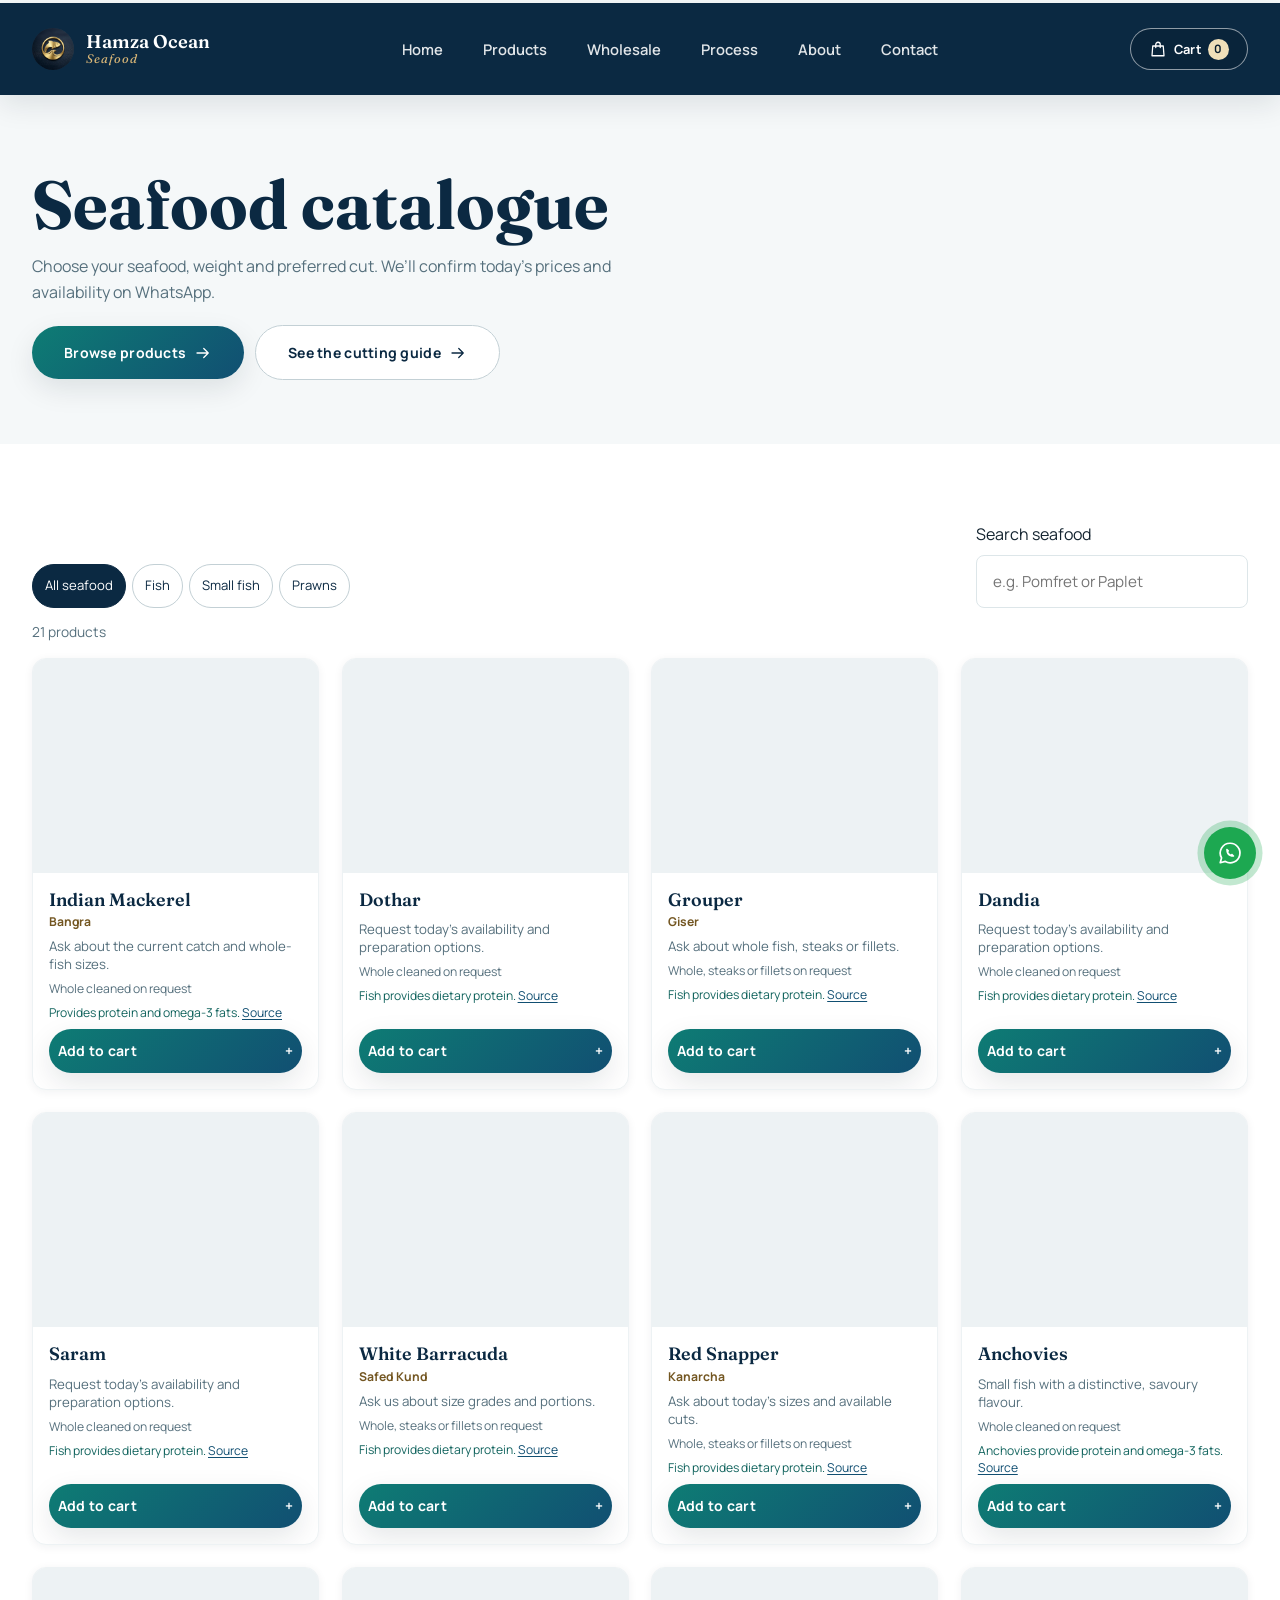
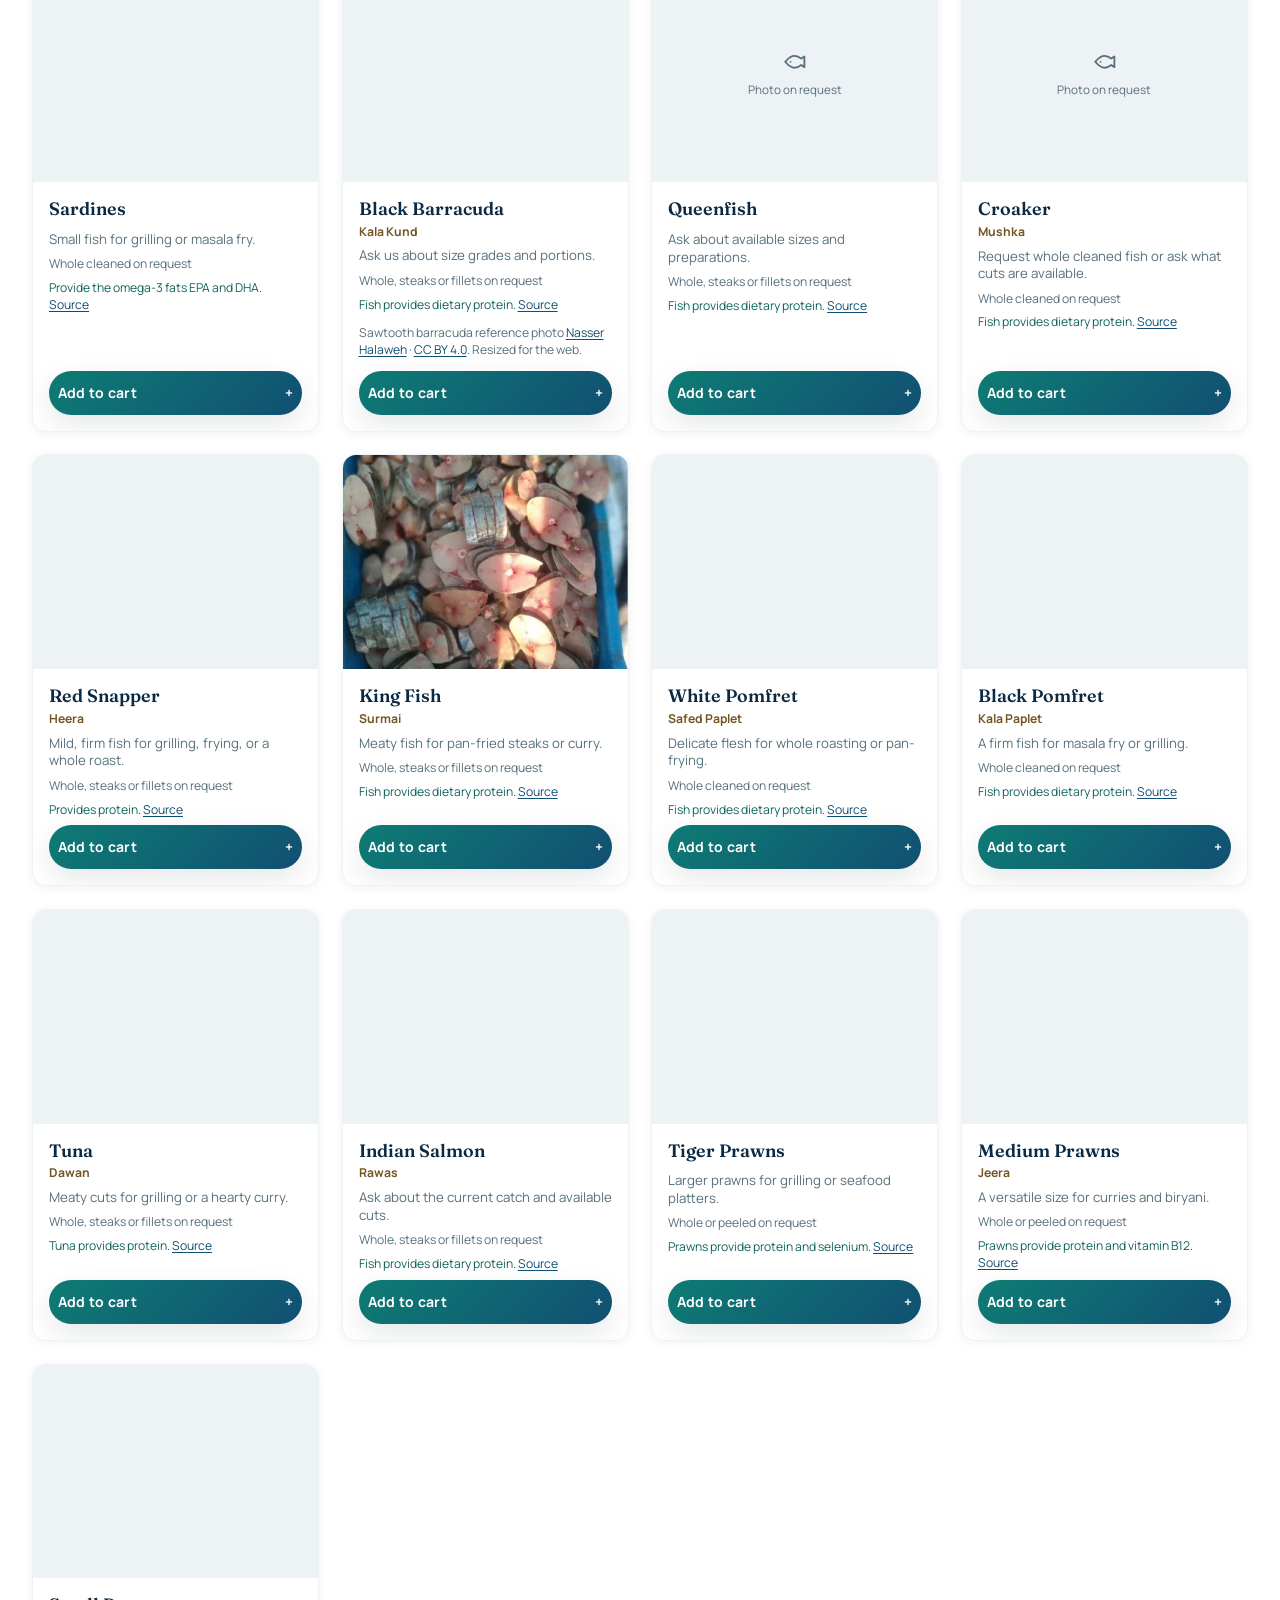
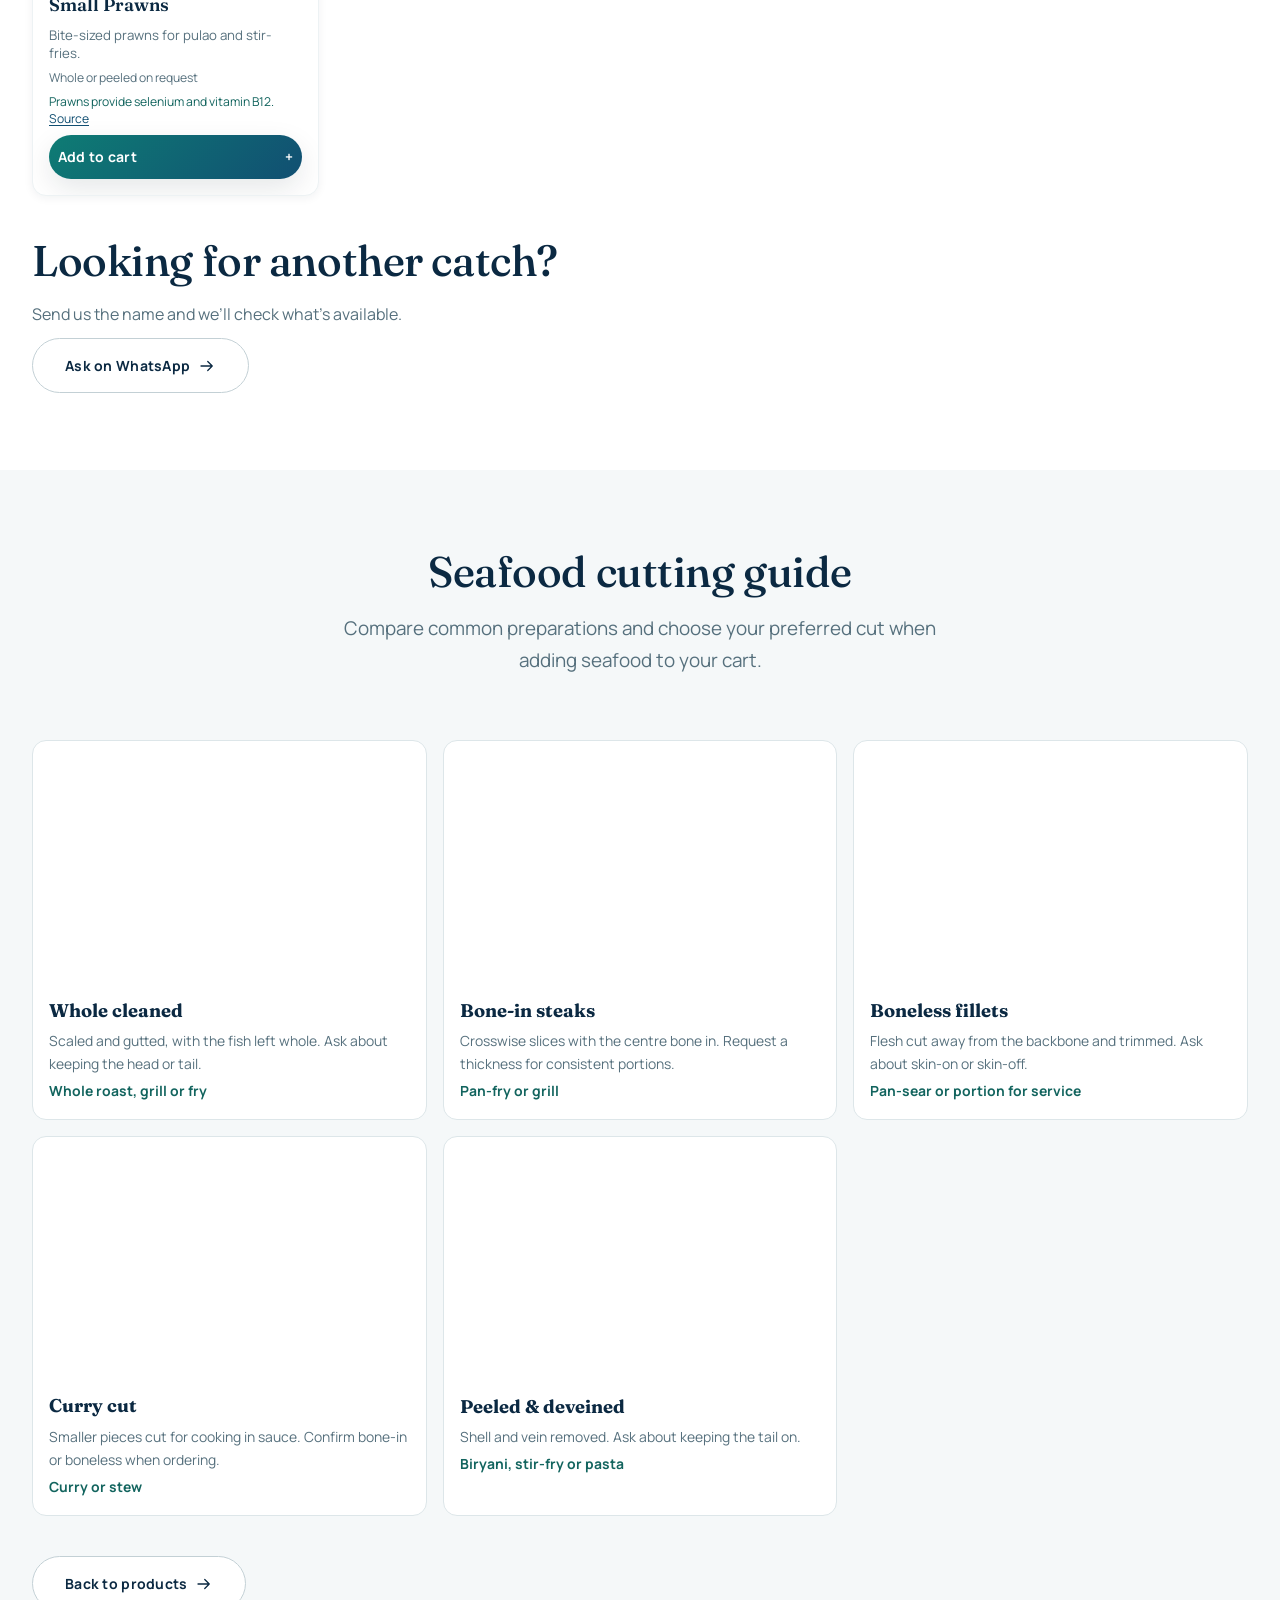
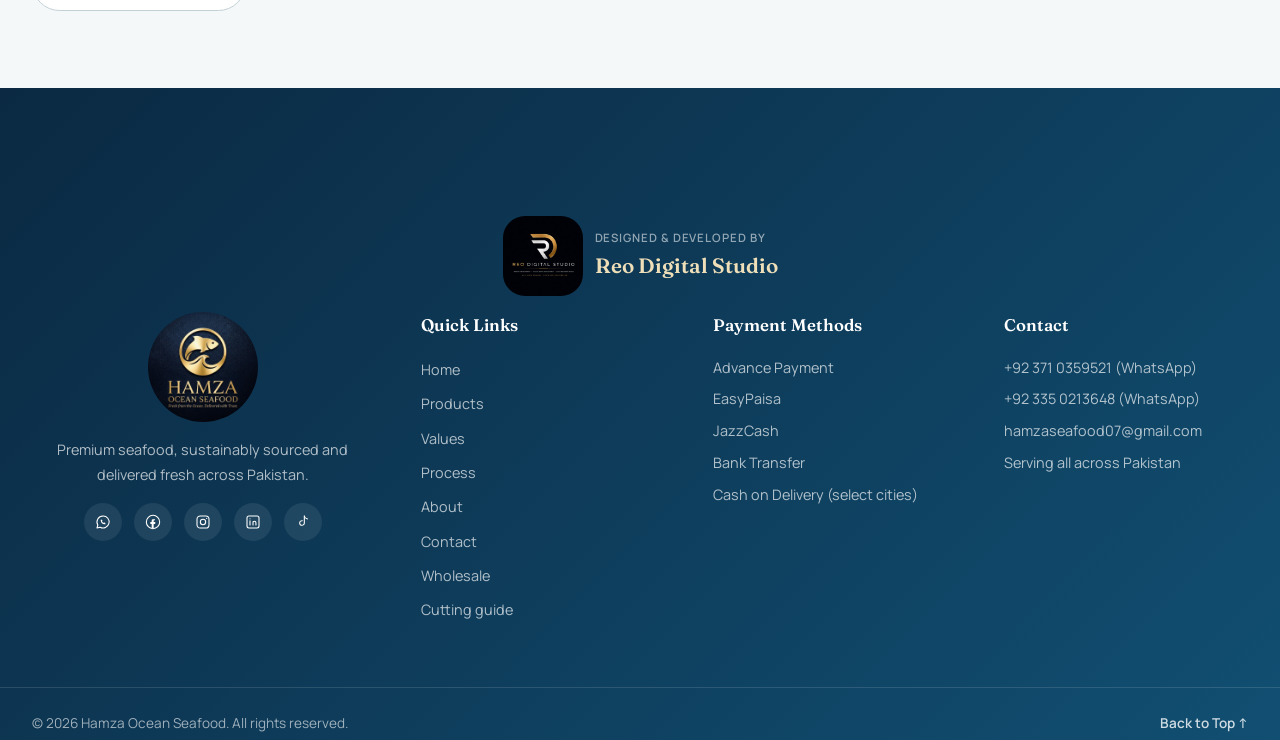
<file: cutting-guide/index.html>
<!doctype html>
<html lang="en"><head><meta charset="utf-8"><title>Seafood cutting guide</title>
<meta http-equiv="refresh" content="0; url=../products/#cutting-guide">
<link rel="canonical" href="https://rehanreo.github.io/HamzaOceanSeafood/products/#cutting-guide">
</head><body><a href="../products/#cutting-guide">Open the seafood cutting guide</a></body></html>
</file>
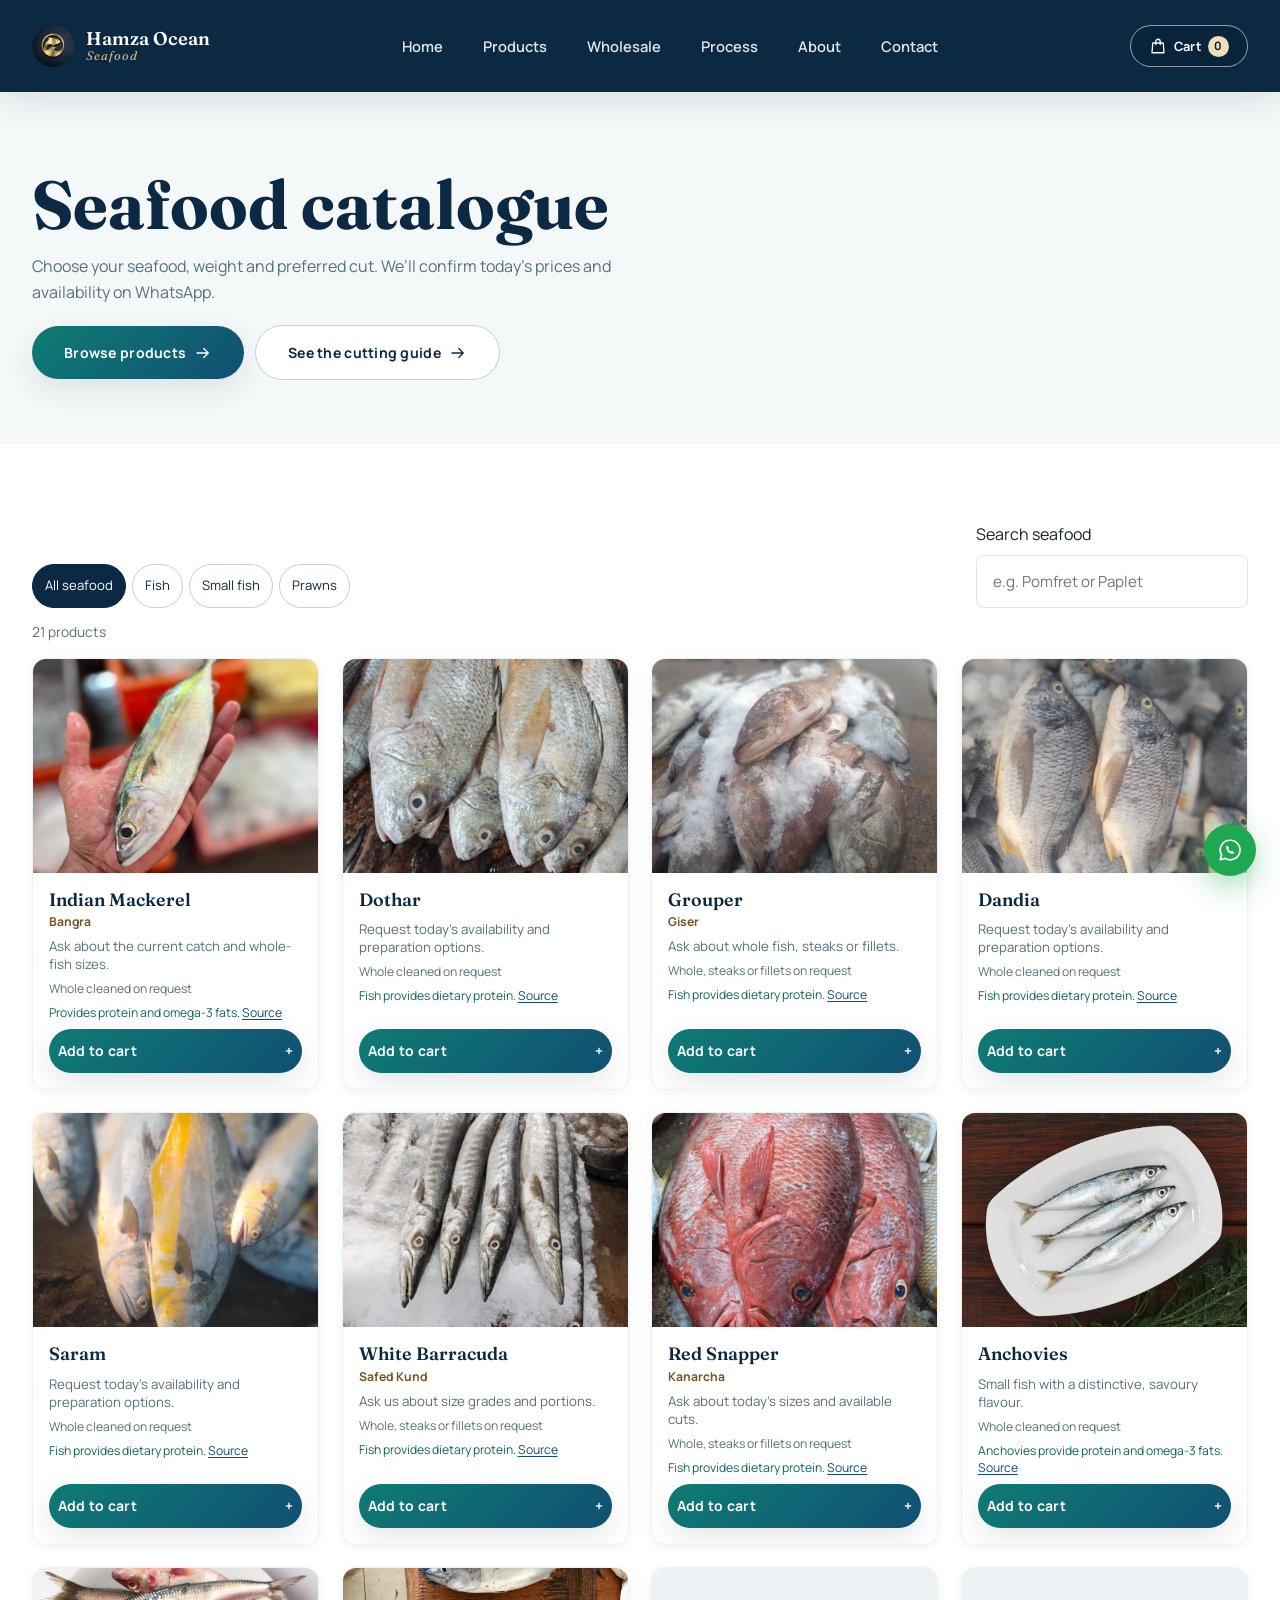
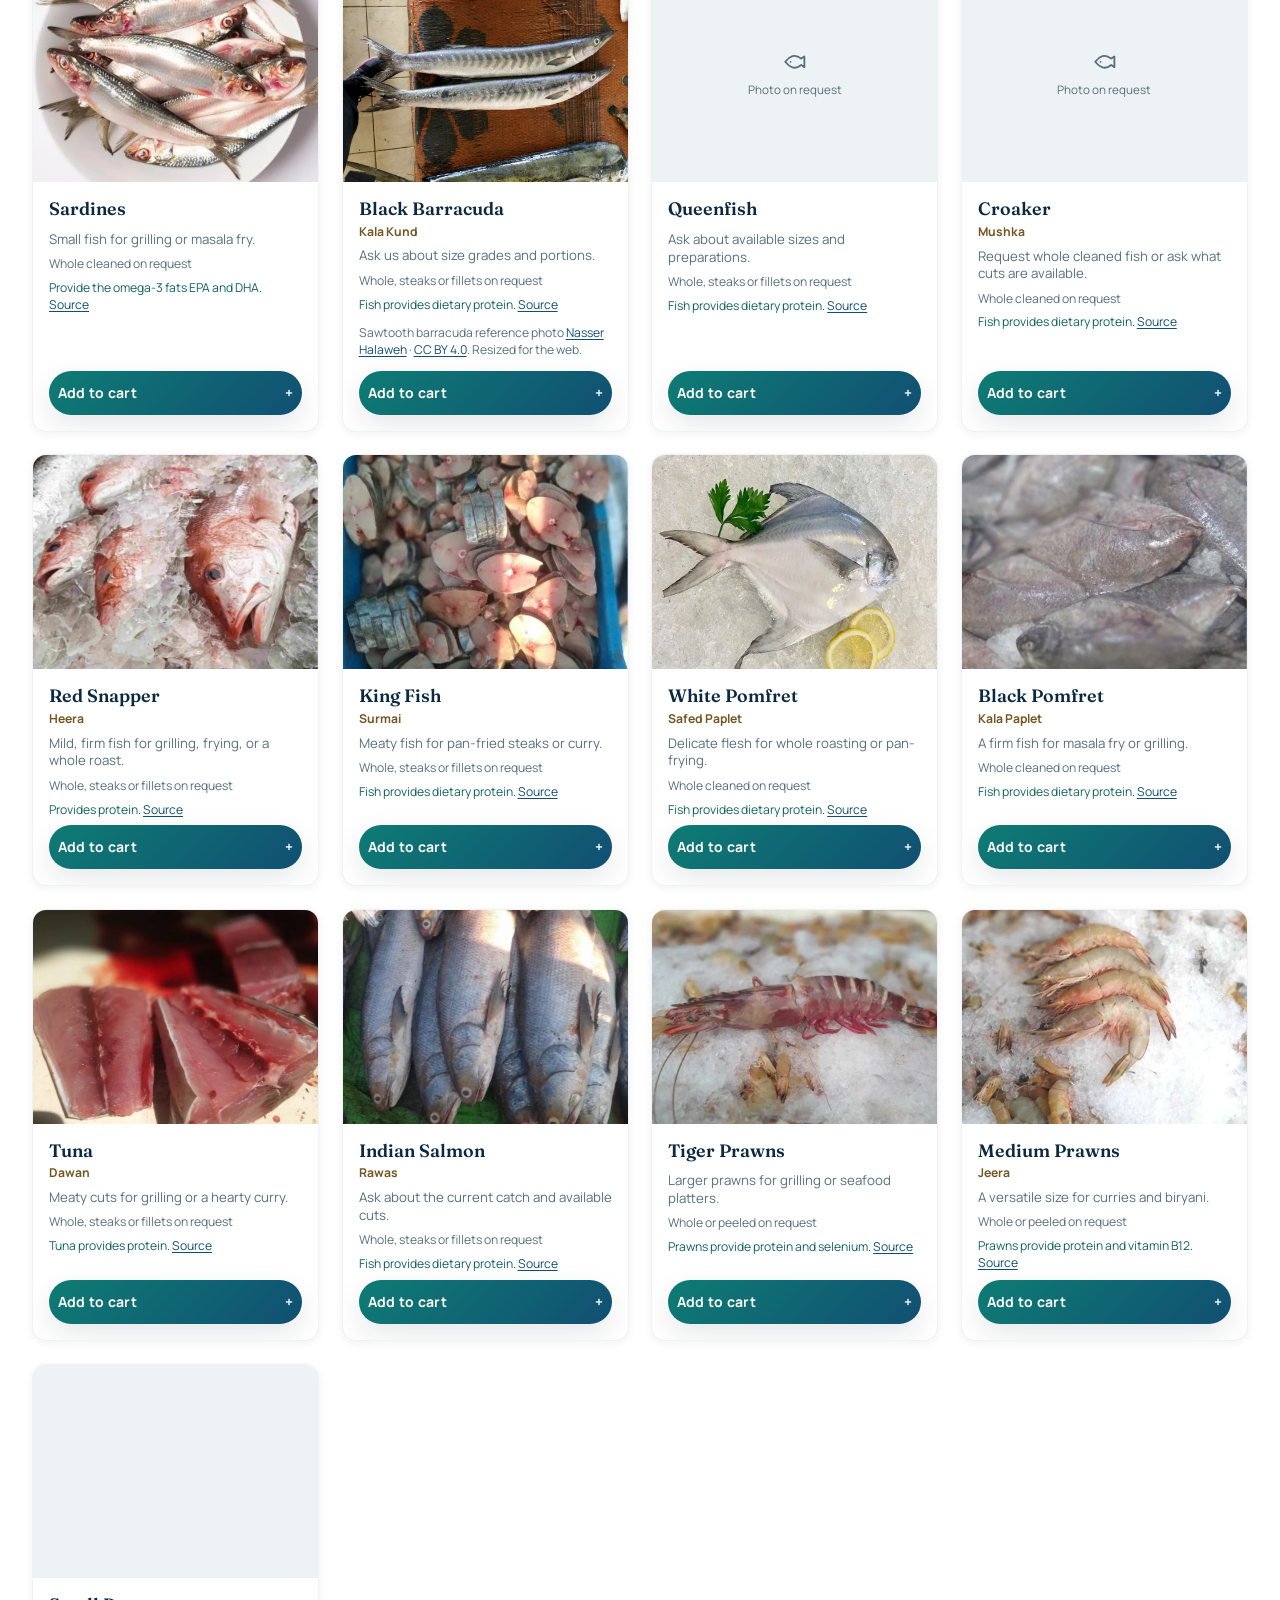
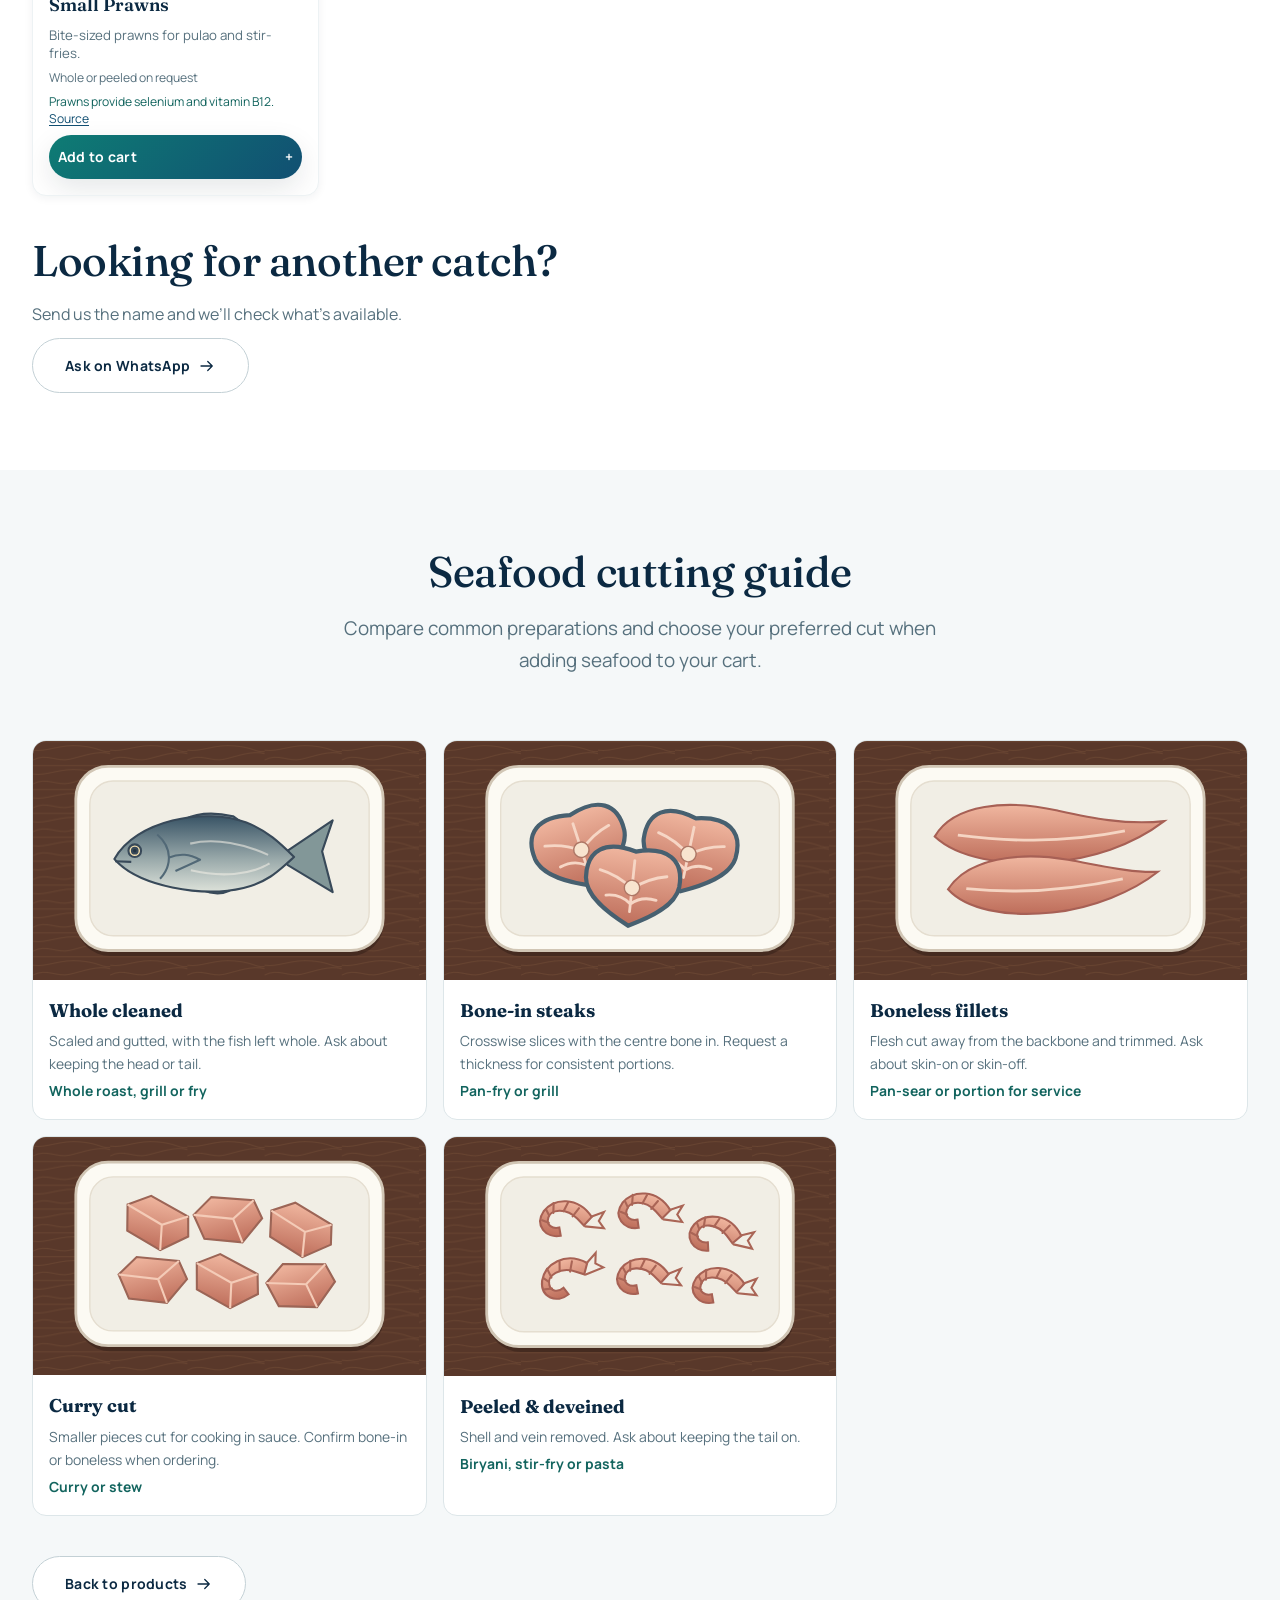
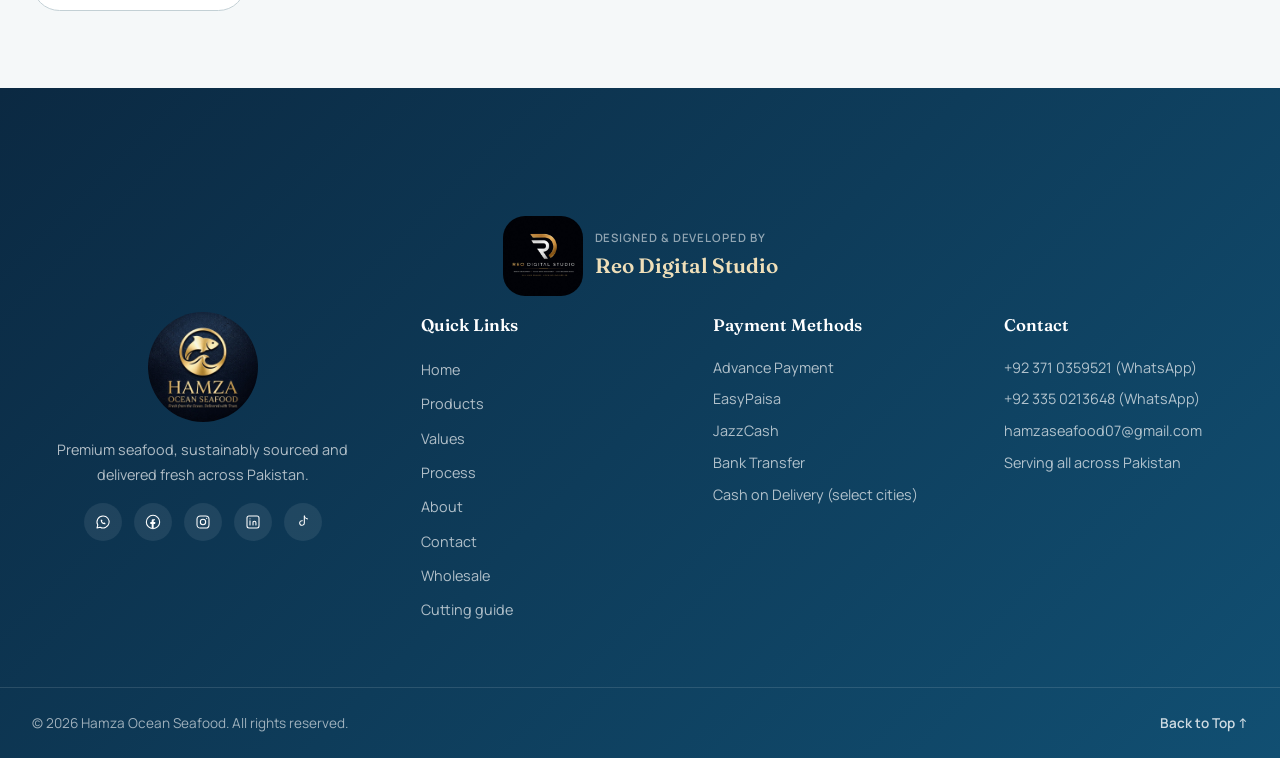
<file: products/index.html>
<!doctype html>
<html lang="en-PK">
<head>
<meta charset="utf-8">
<meta name="viewport" content="width=device-width, initial-scale=1">
<meta name="theme-color" content="#0B2942">
<title>Fresh Fish &amp; Prawns Catalogue | Hamza Ocean Seafood</title>
<meta name="description" content="Browse fresh fish, small fish and prawns. Choose weight and cuts, build your seafood cart and ask for today’s prices on WhatsApp.">
<link rel="canonical" href="https://rehanreo.github.io/HamzaOceanSeafood/products/">
<meta property="og:type" content="website">
<meta property="og:title" content="Fresh Fish &amp; Prawns Catalogue | Hamza Ocean Seafood">
<meta property="og:description" content="Browse fresh fish, small fish and prawns. Choose weight and cuts, build your seafood cart and ask for today’s prices on WhatsApp.">
<meta property="og:site_name" content="Hamza Ocean Seafood">
<meta property="og:locale" content="en_PK">
<meta property="og:url" content="https://rehanreo.github.io/HamzaOceanSeafood/products/">
<meta property="og:image" content="https://rehanreo.github.io/HamzaOceanSeafood/assets/catalogue/social-preview.jpg">
<meta property="og:image:width" content="1200">
<meta property="og:image:height" content="630">
<meta property="og:image:alt" content="Hamza Ocean Seafood catalogue preview">
<meta name="twitter:card" content="summary_large_image">
<link rel="icon" href="../assets/images/favicon.ico">
<link rel="apple-touch-icon" href="../assets/images/apple-icon.png">
<link rel="preconnect" href="https://fonts.googleapis.com">
<link rel="preconnect" href="https://fonts.gstatic.com" crossorigin>
<link rel="stylesheet" href="https://fonts.googleapis.com/css2?family=Fraunces:ital,opsz,wght@0,9..144,300;0,9..144,400;0,9..144,500;0,9..144,600;0,9..144,700;1,9..144,400;1,9..144,500&amp;family=Manrope:wght@300;400;500;600;700;800&amp;display=swap">

<link rel="stylesheet" href="../style.css">
<script type="application/ld+json">{"@context": "https://schema.org", "@type": "OnlineStore", "name": "Hamza Ocean Seafood", "url": "https://rehanreo.github.io/HamzaOceanSeafood/", "logo": "https://rehanreo.github.io/HamzaOceanSeafood/assets/images/Logo.png", "image": "https://rehanreo.github.io/HamzaOceanSeafood/assets/catalogue/social-preview.jpg", "email": "hamzaseafood07@gmail.com", "telephone": "+923710359521", "areaServed": {"@type": "Country", "name": "Pakistan"}, "sameAs": ["https://www.instagram.com/hamzaoceanseafood", "https://www.tiktok.com/@hamzaoceanseafood", "https://www.linkedin.com/company/hamza-ocean-seafood/"]}</script>
<script>
  if (location.origin === "https://rehanreo.github.io") {
    window.dataLayer = window.dataLayer || [];
    window.gtag = function () { window.dataLayer.push(arguments); };
    window.gtag('js', new Date());
    window.gtag('config', 'G-JGS17XB776');
    const tag = document.createElement('script');
    tag.src = 'https://www.googletagmanager.com/gtag/js?id=G-JGS17XB776';
    tag.async = true;
    document.head.append(tag);
  }
</script>
<script id="site-data" type="application/json">{"whatsapp": "923710359521", "metaPixelId": "YOUR_META_PIXEL_ID", "bulkMinimumKg": 20, "liveOrigin": "https://rehanreo.github.io", "products": [{"id": "indian-mackerel", "label": "Indian Mackerel (Bangra)", "cuts": ["Whole cleaned", "Confirm with us"]}, {"id": "dothar", "label": "Dothar", "cuts": ["Whole cleaned", "Confirm with us"]}, {"id": "grouper", "label": "Grouper (Giser)", "cuts": ["Whole cleaned", "Bone-in steaks", "Boneless fillets", "Curry cut", "Confirm with us"]}, {"id": "dandia", "label": "Dandia", "cuts": ["Whole cleaned", "Confirm with us"]}, {"id": "saram", "label": "Saram", "cuts": ["Whole cleaned", "Confirm with us"]}, {"id": "white-barracuda", "label": "White Barracuda (Safed Kund)", "cuts": ["Whole cleaned", "Bone-in steaks", "Boneless fillets", "Curry cut", "Confirm with us"]}, {"id": "kanarcha", "label": "Red Snapper (Kanarcha)", "cuts": ["Whole cleaned", "Bone-in steaks", "Boneless fillets", "Curry cut", "Confirm with us"]}, {"id": "anchovies", "label": "Anchovies", "cuts": ["Whole cleaned", "Confirm with us"]}, {"id": "sardines", "label": "Sardines", "cuts": ["Whole cleaned", "Confirm with us"]}, {"id": "black-barracuda", "label": "Black Barracuda (Kala Kund)", "cuts": ["Whole cleaned", "Bone-in steaks", "Boneless fillets", "Curry cut", "Confirm with us"]}, {"id": "queenfish", "label": "Queenfish", "cuts": ["Whole cleaned", "Bone-in steaks", "Boneless fillets", "Curry cut", "Confirm with us"]}, {"id": "mushka", "label": "Croaker (Mushka)", "cuts": ["Whole cleaned", "Confirm with us"]}, {"id": "red-snapper", "label": "Red Snapper (Heera)", "cuts": ["Whole cleaned", "Bone-in steaks", "Boneless fillets", "Curry cut", "Confirm with us"]}, {"id": "king-fish", "label": "King Fish (Surmai)", "cuts": ["Whole cleaned", "Bone-in steaks", "Boneless fillets", "Curry cut", "Confirm with us"]}, {"id": "white-pomfret", "label": "White Pomfret (Safed Paplet)", "cuts": ["Whole cleaned", "Confirm with us"]}, {"id": "black-pomfret", "label": "Black Pomfret (Kala Paplet)", "cuts": ["Whole cleaned", "Confirm with us"]}, {"id": "tuna", "label": "Tuna (Dawan)", "cuts": ["Whole cleaned", "Bone-in steaks", "Boneless fillets", "Curry cut", "Confirm with us"]}, {"id": "indian-salmon", "label": "Indian Salmon (Rawas)", "cuts": ["Whole cleaned", "Bone-in steaks", "Boneless fillets", "Curry cut", "Confirm with us"]}, {"id": "tiger-prawns", "label": "Tiger Prawns", "cuts": ["Whole", "Peeled & deveined", "Confirm with us"]}, {"id": "medium-prawns", "label": "Medium Prawns (Jeera)", "cuts": ["Whole", "Peeled & deveined", "Confirm with us"]}, {"id": "small-prawns", "label": "Small Prawns", "cuts": ["Whole", "Peeled & deveined", "Confirm with us"]}]}</script>
<script src="../script.js" defer></script>
</head>
<body class="inner-page">
<a class="skip-link" href="#main-content">Skip to content</a>
<header class="site-header" id="siteHeader">
    <div class="container header-inner">

      <a href="../#home" class="brand" aria-label="Hamza Ocean Seafood — home">
        <img class="brand-logo" src="../assets/images/Logo icon.jpeg" alt="Hamza Ocean Seafood logo" width="48" height="48">
        <span class="brand-name">Hamza Ocean<span class="brand-name-accent">Seafood</span></span>
      </a>

      <nav class="primary-nav" aria-label="Primary navigation">
        <ul>
      <li><a href="../#home" class="nav-link" data-nav-link>Home</a></li>
      <li><a href="#catalogue" class="nav-link" data-nav-link>Products</a></li>
      <li><a href="../wholesale/" class="nav-link" data-nav-link>Wholesale</a></li>
      <li><a href="../#process" class="nav-link" data-nav-link>Process</a></li>
      <li><a href="../#about" class="nav-link" data-nav-link>About</a></li>
      <li><a href="../#contact" class="nav-link" data-nav-link>Contact</a></li>
    </ul>
      </nav>

      <div class="header-actions">
        <button type="button" class="btn btn-small header-cart" data-show-cart aria-label="Cart">
          <svg class="icon" viewBox="0 0 24 24" fill="none" stroke="currentColor" stroke-width="1.7" stroke-linecap="round" stroke-linejoin="round" aria-hidden="true"><path d="M5 8h14l1 13H4L5 8Z"/><path d="M9 10V6a3 3 0 0 1 6 0v4"/></svg>
          <span>Cart</span><span class="cart-count" data-cart-count>0</span>
        </button>

        <button type="button" class="hamburger-btn" id="hamburgerBtn" aria-label="Open menu" aria-expanded="false" aria-controls="mobileDrawer">
          <span class="hamburger-line"></span>
          <span class="hamburger-line"></span>
          <span class="hamburger-line"></span>
        </button>
      </div>

    </div>
  </header>

  <div class="drawer-overlay" id="drawerOverlay" hidden></div>
  <nav class="mobile-drawer" id="mobileDrawer" inert aria-label="Mobile navigation" aria-hidden="true">
    <div class="mobile-drawer-header">
      <span class="brand-name">Hamza Ocean<span class="brand-name-accent">Seafood</span></span>
      <button type="button" class="drawer-close-btn" id="drawerCloseBtn" aria-label="Close menu">
        <svg class="icon" viewBox="0 0 24 24" fill="none" stroke="currentColor" stroke-width="2" stroke-linecap="round" aria-hidden="true" focusable="false">
          <path d="M18 6 6 18M6 6l12 12"/>
        </svg>
      </button>
    </div>
    <ul class="mobile-drawer-links">
      <li><a href="../#home" class="nav-link" data-nav-link>Home</a></li>
      <li><a href="#catalogue" class="nav-link" data-nav-link>Products</a></li>
      <li><a href="../wholesale/" class="nav-link" data-nav-link>Wholesale</a></li>
      <li><a href="../#process" class="nav-link" data-nav-link>Process</a></li>
      <li><a href="../#about" class="nav-link" data-nav-link>About</a></li>
      <li><a href="../#contact" class="nav-link" data-nav-link>Contact</a></li>
    </ul>
    <a href="https://wa.me/923710359521" class="btn btn-whatsapp mobile-drawer-cta" target="_blank" rel="noopener noreferrer">
      Order on WhatsApp
    </a>
  </nav>

<main id="main-content">

<section class="page-intro"><div class="container">
  <h1>Seafood catalogue</h1><p>Choose your seafood, weight and preferred cut. We’ll confirm today’s prices and availability on WhatsApp.</p>
  <div class="actions"><a class="btn btn-primary" href="#catalogue">Browse products <svg viewBox="0 0 24 24" fill="none" stroke="currentColor" stroke-width="1.7" stroke-linecap="round" stroke-linejoin="round" aria-hidden="true"><path d="M4 12h15m-6-6 6 6-6 6"/></svg></a><a class="btn btn-outline" href="#cutting-guide">See the cutting guide <svg viewBox="0 0 24 24" fill="none" stroke="currentColor" stroke-width="1.7" stroke-linecap="round" stroke-linejoin="round" aria-hidden="true"><path d="M4 12h15m-6-6 6 6-6 6"/></svg></a></div>
</div></section>
<section class="container catalogue-section" id="catalogue">
  <div class="catalogue-tools">
    <div class="filter-tabs" aria-label="Filter products">
      <button type="button" data-filter="All" aria-pressed="true">All seafood</button>
      <button type="button" data-filter="Fish" aria-pressed="false">Fish</button>
      <button type="button" data-filter="Small fish" aria-pressed="false">Small fish</button>
      <button type="button" data-filter="Prawns" aria-pressed="false">Prawns</button>
    </div>
    <label class="form-field">Search seafood<input id="catalogue-search" type="search" placeholder="e.g. Pomfret or Paplet" autocomplete="off" maxlength="60"></label>
  </div>
  <p class="result-count" id="results-count" role="status">21 products</p>
  <div class="catalogue-grid" id="catalogue-grid"><article class="product-card catalogue-card" data-category="Small fish" data-search="indian mackerel bangra small fish">
      <div class="product-image-wrap"><img src="../assets/catalogue/indian-mackerel.webp" alt="Indian Mackerel" width="750" height="1000" loading="lazy" decoding="async" style="object-position:center 60%"></div>
      <div class="product-body"><div><h3 class="product-name">Indian Mackerel</h3><p class="local-name">Bangra</p></div>
        <p class="product-desc">Ask about the current catch and whole-fish sizes.</p><p class="product-cut">Whole cleaned on request</p><p class="product-fact">Provides protein and omega-3 fats. <a href="https://fishbase.se/Nutrients/NutrientsSummary.php?GenusName=Rastrelliger&amp;ID=111&amp;SpeciesName=kanagurta&amp;nutID=393" aria-label="Nutrition source for Bangra">Source</a></p>
        <button class="btn btn-primary add-button" type="button" data-add="indian-mackerel" aria-label="Add Indian Mackerel (Bangra) to cart"><span>Add to cart</span><span aria-hidden="true">+</span></button>
      </div>
    </article><article class="product-card catalogue-card" data-category="Fish" data-search="dothar  fish">
      <div class="product-image-wrap"><img src="../assets/catalogue/dothar.webp" alt="Dothar" width="750" height="1000" loading="lazy" decoding="async" style="object-position:center 62%"></div>
      <div class="product-body"><div><h3 class="product-name">Dothar</h3></div>
        <p class="product-desc">Request today’s availability and preparation options.</p><p class="product-cut">Whole cleaned on request</p><p class="product-fact">Fish provides dietary protein. <a href="https://www.fao.org/4/cc0461en/online/sofia/2022/consumption-of-aquatic-foods.html" aria-label="Nutrition source for Dothar">Source</a></p>
        <button class="btn btn-primary add-button" type="button" data-add="dothar" aria-label="Add Dothar to cart"><span>Add to cart</span><span aria-hidden="true">+</span></button>
      </div>
    </article><article class="product-card catalogue-card" data-category="Fish" data-search="grouper giser fish">
      <div class="product-image-wrap"><img src="../assets/catalogue/grouper.webp" alt="Grouper" width="750" height="1000" loading="lazy" decoding="async"></div>
      <div class="product-body"><div><h3 class="product-name">Grouper</h3><p class="local-name">Giser</p></div>
        <p class="product-desc">Ask about whole fish, steaks or fillets.</p><p class="product-cut">Whole, steaks or fillets on request</p><p class="product-fact">Fish provides dietary protein. <a href="https://www.fao.org/4/cc0461en/online/sofia/2022/consumption-of-aquatic-foods.html" aria-label="Nutrition source for Giser">Source</a></p>
        <button class="btn btn-primary add-button" type="button" data-add="grouper" aria-label="Add Grouper (Giser) to cart"><span>Add to cart</span><span aria-hidden="true">+</span></button>
      </div>
    </article><article class="product-card catalogue-card" data-category="Fish" data-search="dandia  fish">
      <div class="product-image-wrap"><img src="../assets/catalogue/dandia.webp" alt="Dandia" width="750" height="1000" loading="lazy" decoding="async"></div>
      <div class="product-body"><div><h3 class="product-name">Dandia</h3></div>
        <p class="product-desc">Request today’s availability and preparation options.</p><p class="product-cut">Whole cleaned on request</p><p class="product-fact">Fish provides dietary protein. <a href="https://www.fao.org/4/cc0461en/online/sofia/2022/consumption-of-aquatic-foods.html" aria-label="Nutrition source for Dandia">Source</a></p>
        <button class="btn btn-primary add-button" type="button" data-add="dandia" aria-label="Add Dandia to cart"><span>Add to cart</span><span aria-hidden="true">+</span></button>
      </div>
    </article><article class="product-card catalogue-card" data-category="Fish" data-search="saram  fish">
      <div class="product-image-wrap"><img src="../assets/catalogue/saram.webp" alt="Saram" width="750" height="1000" loading="lazy" decoding="async" style="object-position:center 61%"></div>
      <div class="product-body"><div><h3 class="product-name">Saram</h3></div>
        <p class="product-desc">Request today’s availability and preparation options.</p><p class="product-cut">Whole cleaned on request</p><p class="product-fact">Fish provides dietary protein. <a href="https://www.fao.org/4/cc0461en/online/sofia/2022/consumption-of-aquatic-foods.html" aria-label="Nutrition source for Saram">Source</a></p>
        <button class="btn btn-primary add-button" type="button" data-add="saram" aria-label="Add Saram to cart"><span>Add to cart</span><span aria-hidden="true">+</span></button>
      </div>
    </article><article class="product-card catalogue-card" data-category="Fish" data-search="white barracuda safed kund fish">
      <div class="product-image-wrap"><img src="../assets/catalogue/white-barracuda.webp" alt="White Barracuda" width="750" height="1000" loading="lazy" decoding="async" style="object-position:center 51%"></div>
      <div class="product-body"><div><h3 class="product-name">White Barracuda</h3><p class="local-name">Safed Kund</p></div>
        <p class="product-desc">Ask us about size grades and portions.</p><p class="product-cut">Whole, steaks or fillets on request</p><p class="product-fact">Fish provides dietary protein. <a href="https://www.fao.org/4/cc0461en/online/sofia/2022/consumption-of-aquatic-foods.html" aria-label="Nutrition source for Safed Kund">Source</a></p>
        <button class="btn btn-primary add-button" type="button" data-add="white-barracuda" aria-label="Add White Barracuda (Safed Kund) to cart"><span>Add to cart</span><span aria-hidden="true">+</span></button>
      </div>
    </article><article class="product-card catalogue-card" data-category="Fish" data-search="red snapper kanarcha fish">
      <div class="product-image-wrap"><img src="../assets/catalogue/kanarcha.webp" alt="Red Snapper" width="846" height="1000" loading="lazy" decoding="async"></div>
      <div class="product-body"><div><h3 class="product-name">Red Snapper</h3><p class="local-name">Kanarcha</p></div>
        <p class="product-desc">Ask about today’s sizes and available cuts.</p><p class="product-cut">Whole, steaks or fillets on request</p><p class="product-fact">Fish provides dietary protein. <a href="https://www.fao.org/4/cc0461en/online/sofia/2022/consumption-of-aquatic-foods.html" aria-label="Nutrition source for Kanarcha">Source</a></p>
        <button class="btn btn-primary add-button" type="button" data-add="kanarcha" aria-label="Add Red Snapper (Kanarcha) to cart"><span>Add to cart</span><span aria-hidden="true">+</span></button>
      </div>
    </article><article class="product-card catalogue-card" data-category="Small fish" data-search="anchovies  small fish">
      <div class="product-image-wrap"><img src="../assets/catalogue/anchovies.webp" alt="Anchovies" width="1000" height="835" loading="lazy" decoding="async"></div>
      <div class="product-body"><div><h3 class="product-name">Anchovies</h3></div>
        <p class="product-desc">Small fish with a distinctive, savoury flavour.</p><p class="product-cut">Whole cleaned on request</p><p class="product-fact">Anchovies provide protein and omega-3 fats. <a href="https://www.ars.usda.gov/ARSUserFiles/80400535/Data/SR/SR28/reports/sr28fg15.pdf" aria-label="Nutrition source for Anchovies">Source</a></p>
        <button class="btn btn-primary add-button" type="button" data-add="anchovies" aria-label="Add Anchovies to cart"><span>Add to cart</span><span aria-hidden="true">+</span></button>
      </div>
    </article><article class="product-card catalogue-card" data-category="Small fish" data-search="sardines  small fish">
      <div class="product-image-wrap"><img src="../assets/catalogue/sardines.webp" alt="Sardines" width="1000" height="1000" loading="lazy" decoding="async" style="object-position:center 53%"></div>
      <div class="product-body"><div><h3 class="product-name">Sardines</h3></div>
        <p class="product-desc">Small fish for grilling or masala fry.</p><p class="product-cut">Whole cleaned on request</p><p class="product-fact">Provide the omega-3 fats EPA and DHA. <a href="https://ods.od.nih.gov/factsheets/Omega3FattyAcids-HealthProfessional/" aria-label="Nutrition source for Sardines">Source</a></p>
        <button class="btn btn-primary add-button" type="button" data-add="sardines" aria-label="Add Sardines to cart"><span>Add to cart</span><span aria-hidden="true">+</span></button>
      </div>
    </article><article class="product-card catalogue-card" data-category="Fish" data-search="black barracuda kala kund fish">
      <div class="product-image-wrap"><img src="../assets/catalogue/black-barracuda.webp" alt="Sawtooth barracuda reference photo" width="1000" height="750" loading="lazy" decoding="async"></div>
      <div class="product-body"><div><h3 class="product-name">Black Barracuda</h3><p class="local-name">Kala Kund</p></div>
        <p class="product-desc">Ask us about size grades and portions.</p><p class="product-cut">Whole, steaks or fillets on request</p><p class="product-fact">Fish provides dietary protein. <a href="https://www.fao.org/4/cc0461en/online/sofia/2022/consumption-of-aquatic-foods.html" aria-label="Nutrition source for Kala Kund">Source</a></p><p class="photo-credit">Sawtooth barracuda reference photo <a href="https://commons.wikimedia.org/wiki/File:Military_Barracuda_imported_from_iNaturalist_photo_18012051_on_1_February_2023.jpg">Nasser Halaweh</a> · <a href="https://creativecommons.org/licenses/by/4.0/">CC BY 4.0</a>. Resized for the web.</p>
        <button class="btn btn-primary add-button" type="button" data-add="black-barracuda" aria-label="Add Black Barracuda (Kala Kund) to cart"><span>Add to cart</span><span aria-hidden="true">+</span></button>
      </div>
    </article><article class="product-card catalogue-card" data-category="Fish" data-search="queenfish  fish">
      <div class="product-image-wrap"><div class="photo-pending"><svg viewBox="0 0 24 24" fill="none" stroke="currentColor" stroke-width="1.7" stroke-linecap="round" stroke-linejoin="round" aria-hidden="true"><path d="M3 12c4-5 9-8 15-3l3-2v10l-3-2C12 20 7 17 3 12Z"/><path d="M8 12h.01"/></svg><span>Photo on request</span></div></div>
      <div class="product-body"><div><h3 class="product-name">Queenfish</h3></div>
        <p class="product-desc">Ask about available sizes and preparations.</p><p class="product-cut">Whole, steaks or fillets on request</p><p class="product-fact">Fish provides dietary protein. <a href="https://www.fao.org/4/cc0461en/online/sofia/2022/consumption-of-aquatic-foods.html" aria-label="Nutrition source for Queenfish">Source</a></p>
        <button class="btn btn-primary add-button" type="button" data-add="queenfish" aria-label="Add Queenfish to cart"><span>Add to cart</span><span aria-hidden="true">+</span></button>
      </div>
    </article><article class="product-card catalogue-card" data-category="Fish" data-search="croaker mushka fish">
      <div class="product-image-wrap"><div class="photo-pending"><svg viewBox="0 0 24 24" fill="none" stroke="currentColor" stroke-width="1.7" stroke-linecap="round" stroke-linejoin="round" aria-hidden="true"><path d="M3 12c4-5 9-8 15-3l3-2v10l-3-2C12 20 7 17 3 12Z"/><path d="M8 12h.01"/></svg><span>Photo on request</span></div></div>
      <div class="product-body"><div><h3 class="product-name">Croaker</h3><p class="local-name">Mushka</p></div>
        <p class="product-desc">Request whole cleaned fish or ask what cuts are available.</p><p class="product-cut">Whole cleaned on request</p><p class="product-fact">Fish provides dietary protein. <a href="https://www.fao.org/4/cc0461en/online/sofia/2022/consumption-of-aquatic-foods.html" aria-label="Nutrition source for Mushka">Source</a></p>
        <button class="btn btn-primary add-button" type="button" data-add="mushka" aria-label="Add Croaker (Mushka) to cart"><span>Add to cart</span><span aria-hidden="true">+</span></button>
      </div>
    </article><article class="product-card catalogue-card" data-category="Fish" data-search="red snapper heera fish">
      <div class="product-image-wrap"><img src="../assets/catalogue/red-snapper.webp" alt="Red Snapper" width="940" height="1000" loading="lazy" decoding="async"></div>
      <div class="product-body"><div><h3 class="product-name">Red Snapper</h3><p class="local-name">Heera</p></div>
        <p class="product-desc">Mild, firm fish for grilling, frying, or a whole roast.</p><p class="product-cut">Whole, steaks or fillets on request</p><p class="product-fact">Provides protein. <a href="https://www.fao.org/4/cc0461en/online/sofia/2022/consumption-of-aquatic-foods.html" aria-label="Nutrition source for Heera">Source</a></p>
        <button class="btn btn-primary add-button" type="button" data-add="red-snapper" aria-label="Add Red Snapper (Heera) to cart"><span>Add to cart</span><span aria-hidden="true">+</span></button>
      </div>
    </article><article class="product-card catalogue-card" data-category="Fish" data-search="king fish surmai fish">
      <div class="product-image-wrap"><img src="../assets/catalogue/king-fish.webp" alt="King Fish" width="480" height="640" loading="lazy" decoding="async"></div>
      <div class="product-body"><div><h3 class="product-name">King Fish</h3><p class="local-name">Surmai</p></div>
        <p class="product-desc">Meaty fish for pan-fried steaks or curry.</p><p class="product-cut">Whole, steaks or fillets on request</p><p class="product-fact">Fish provides dietary protein. <a href="https://www.fao.org/4/cc0461en/online/sofia/2022/consumption-of-aquatic-foods.html" aria-label="Nutrition source for Surmai">Source</a></p>
        <button class="btn btn-primary add-button" type="button" data-add="king-fish" aria-label="Add King Fish (Surmai) to cart"><span>Add to cart</span><span aria-hidden="true">+</span></button>
      </div>
    </article><article class="product-card catalogue-card" data-category="Fish" data-search="white pomfret safed paplet fish">
      <div class="product-image-wrap"><img src="../assets/catalogue/white-pomfret.webp" alt="White Pomfret" width="800" height="672" loading="lazy" decoding="async"></div>
      <div class="product-body"><div><h3 class="product-name">White Pomfret</h3><p class="local-name">Safed Paplet</p></div>
        <p class="product-desc">Delicate flesh for whole roasting or pan-frying.</p><p class="product-cut">Whole cleaned on request</p><p class="product-fact">Fish provides dietary protein. <a href="https://www.fao.org/4/cc0461en/online/sofia/2022/consumption-of-aquatic-foods.html" aria-label="Nutrition source for Safed Paplet">Source</a></p>
        <button class="btn btn-primary add-button" type="button" data-add="white-pomfret" aria-label="Add White Pomfret (Safed Paplet) to cart"><span>Add to cart</span><span aria-hidden="true">+</span></button>
      </div>
    </article><article class="product-card catalogue-card" data-category="Fish" data-search="black pomfret kala paplet fish">
      <div class="product-image-wrap"><img src="../assets/catalogue/black-pomfret.webp" alt="Black Pomfret" width="1000" height="913" loading="lazy" decoding="async"></div>
      <div class="product-body"><div><h3 class="product-name">Black Pomfret</h3><p class="local-name">Kala Paplet</p></div>
        <p class="product-desc">A firm fish for masala fry or grilling.</p><p class="product-cut">Whole cleaned on request</p><p class="product-fact">Fish provides dietary protein. <a href="https://www.fao.org/4/cc0461en/online/sofia/2022/consumption-of-aquatic-foods.html" aria-label="Nutrition source for Kala Paplet">Source</a></p>
        <button class="btn btn-primary add-button" type="button" data-add="black-pomfret" aria-label="Add Black Pomfret (Kala Paplet) to cart"><span>Add to cart</span><span aria-hidden="true">+</span></button>
      </div>
    </article><article class="product-card catalogue-card" data-category="Fish" data-search="tuna dawan fish">
      <div class="product-image-wrap"><img src="../assets/catalogue/tuna.webp" alt="Tuna" width="1000" height="875" loading="lazy" decoding="async"></div>
      <div class="product-body"><div><h3 class="product-name">Tuna</h3><p class="local-name">Dawan</p></div>
        <p class="product-desc">Meaty cuts for grilling or a hearty curry.</p><p class="product-cut">Whole, steaks or fillets on request</p><p class="product-fact">Tuna provides protein. <a href="https://www.fda.gov/food/nutrition-food-labeling-and-critical-foods/nutrition-information-cooked-seafood-purchased-raw" aria-label="Nutrition source for Dawan">Source</a></p>
        <button class="btn btn-primary add-button" type="button" data-add="tuna" aria-label="Add Tuna (Dawan) to cart"><span>Add to cart</span><span aria-hidden="true">+</span></button>
      </div>
    </article><article class="product-card catalogue-card" data-category="Fish" data-search="indian salmon rawas fish">
      <div class="product-image-wrap"><img src="../assets/catalogue/indian-salmon.webp" alt="Indian Salmon" width="1000" height="686" loading="lazy" decoding="async"></div>
      <div class="product-body"><div><h3 class="product-name">Indian Salmon</h3><p class="local-name">Rawas</p></div>
        <p class="product-desc">Ask about the current catch and available cuts.</p><p class="product-cut">Whole, steaks or fillets on request</p><p class="product-fact">Fish provides dietary protein. <a href="https://www.fao.org/4/cc0461en/online/sofia/2022/consumption-of-aquatic-foods.html" aria-label="Nutrition source for Rawas">Source</a></p>
        <button class="btn btn-primary add-button" type="button" data-add="indian-salmon" aria-label="Add Indian Salmon (Rawas) to cart"><span>Add to cart</span><span aria-hidden="true">+</span></button>
      </div>
    </article><article class="product-card catalogue-card" data-category="Prawns" data-search="tiger prawns  prawns">
      <div class="product-image-wrap"><img src="../assets/catalogue/tiger-prawns.webp" alt="Tiger Prawns" width="1000" height="603" loading="lazy" decoding="async"></div>
      <div class="product-body"><div><h3 class="product-name">Tiger Prawns</h3></div>
        <p class="product-desc">Larger prawns for grilling or seafood platters.</p><p class="product-cut">Whole or peeled on request</p><p class="product-fact">Prawns provide protein and selenium. <a href="https://www.health.com/nutrition/calories-in-shrimp" aria-label="Nutrition source for Tiger Prawns">Source</a></p>
        <button class="btn btn-primary add-button" type="button" data-add="tiger-prawns" aria-label="Add Tiger Prawns to cart"><span>Add to cart</span><span aria-hidden="true">+</span></button>
      </div>
    </article><article class="product-card catalogue-card" data-category="Prawns" data-search="medium prawns jeera prawns">
      <div class="product-image-wrap"><img src="../assets/catalogue/medium-prawns.webp" alt="Medium Prawns" width="1000" height="938" loading="lazy" decoding="async"></div>
      <div class="product-body"><div><h3 class="product-name">Medium Prawns</h3><p class="local-name">Jeera</p></div>
        <p class="product-desc">A versatile size for curries and biryani.</p><p class="product-cut">Whole or peeled on request</p><p class="product-fact">Prawns provide protein and vitamin B12. <a href="https://www.health.com/nutrition/calories-in-shrimp" aria-label="Nutrition source for Jeera">Source</a></p>
        <button class="btn btn-primary add-button" type="button" data-add="medium-prawns" aria-label="Add Medium Prawns (Jeera) to cart"><span>Add to cart</span><span aria-hidden="true">+</span></button>
      </div>
    </article><article class="product-card catalogue-card" data-category="Prawns" data-search="small prawns  prawns">
      <div class="product-image-wrap"><img src="../assets/catalogue/small-prawns.webp" alt="Small Prawns" width="1000" height="667" loading="lazy" decoding="async"></div>
      <div class="product-body"><div><h3 class="product-name">Small Prawns</h3></div>
        <p class="product-desc">Bite-sized prawns for pulao and stir-fries.</p><p class="product-cut">Whole or peeled on request</p><p class="product-fact">Prawns provide selenium and vitamin B12. <a href="https://www.health.com/nutrition/calories-in-shrimp" aria-label="Nutrition source for Small Prawns">Source</a></p>
        <button class="btn btn-primary add-button" type="button" data-add="small-prawns" aria-label="Add Small Prawns to cart"><span>Add to cart</span><span aria-hidden="true">+</span></button>
      </div>
    </article></div>
  <div id="empty-results" class="empty-state" hidden><p>No seafood matches your search.</p><button class="btn btn-outline" id="reset-filters" type="button">Clear filters</button></div>
  <div class="catalogue-footer"><div><h2 class="section-title">Looking for another catch?</h2><p>Send us the name and we’ll check what’s available.</p></div><a class="btn btn-outline" href="https://wa.me/923710359521?text=Hi%20Hamza%20Ocean%20Seafood%21%20Can%20you%20check%20availability%20for%20a%20specific%20seafood%20item%3F">Ask on WhatsApp <svg viewBox="0 0 24 24" fill="none" stroke="currentColor" stroke-width="1.7" stroke-linecap="round" stroke-linejoin="round" aria-hidden="true"><path d="M4 12h15m-6-6 6 6-6 6"/></svg></a></div>
</section>

<section class="guide-section" id="cutting-guide">
  <div class="container">
    <div class="section-header"><h2 class="section-title">Seafood cutting guide</h2><p class="section-subtitle">Compare common preparations and choose your preferred cut when adding seafood to your cart.</p></div>
    <div class="guide-grid">
      <article class="guide-card"><img src="../assets/cuts/whole.svg" alt="Illustration of whole cleaned" width="560" height="340" loading="lazy"><div><h3>Whole cleaned</h3><p>Scaled and gutted, with the fish left whole. Ask about keeping the head or tail.</p><p class="guide-use">Whole roast, grill or fry</p></div></article><article class="guide-card"><img src="../assets/cuts/steaks.svg" alt="Illustration of bone-in steaks" width="560" height="340" loading="lazy"><div><h3>Bone-in steaks</h3><p>Crosswise slices with the centre bone in. Request a thickness for consistent portions.</p><p class="guide-use">Pan-fry or grill</p></div></article><article class="guide-card"><img src="../assets/cuts/fillet.svg" alt="Illustration of boneless fillets" width="560" height="340" loading="lazy"><div><h3>Boneless fillets</h3><p>Flesh cut away from the backbone and trimmed. Ask about skin-on or skin-off.</p><p class="guide-use">Pan-sear or portion for service</p></div></article><article class="guide-card"><img src="../assets/cuts/curry.svg" alt="Illustration of curry cut" width="560" height="340" loading="lazy"><div><h3>Curry cut</h3><p>Smaller pieces cut for cooking in sauce. Confirm bone-in or boneless when ordering.</p><p class="guide-use">Curry or stew</p></div></article><article class="guide-card"><img src="../assets/cuts/prawns.svg" alt="Illustration of peeled &amp; deveined" width="560" height="340" loading="lazy"><div><h3>Peeled &amp; deveined</h3><p>Shell and vein removed. Ask about keeping the tail on.</p><p class="guide-use">Biryani, stir-fry or pasta</p></div></article>
    </div>
    <div class="catalogue-footer"><a class="btn btn-outline" href="#catalogue">Back to products <svg viewBox="0 0 24 24" fill="none" stroke="currentColor" stroke-width="1.7" stroke-linecap="round" stroke-linejoin="round" aria-hidden="true"><path d="M4 12h15m-6-6 6 6-6 6"/></svg></a></div>
  </div>
</section>

</main>
<footer class="site-footer">
    <div class="footer-portfolio container">
      <a href="https://www.facebook.com/share/1GYQCWmWqY/" target="_blank" rel="noopener noreferrer" class="footer-portfolio-link" aria-label="Visit portfolio">
        <img src="../assets/images/portfolio-logo.jpeg" alt="Portfolio logo" width="80" height="80">
        <span class="footer-portfolio-label">
          <span class="footer-portfolio-eyebrow">Designed &amp; Developed by</span>
          <span class="footer-portfolio-name">Reo Digital Studio</span>
        </span>
      </a>
    </div>

    <div class="container footer-grid">
      <div class="footer-brand">
        <img src="../assets/images/Logo.png" alt="Hamza Ocean Seafood logo" width="56" height="56">
        <p class="footer-desc">Premium seafood, sustainably sourced and delivered fresh across Pakistan.</p>
        <div class="footer-social">
          <a href="https://wa.me/923710359521" target="_blank" rel="noopener noreferrer" aria-label="Chat with us on WhatsApp">
            <svg viewBox="0 0 24 24" fill="none" stroke="currentColor" stroke-width="1.6" stroke-linecap="round" stroke-linejoin="round" focusable="false"><path d="M12 3a9 9 0 0 0-7.8 13.5L3 21l4.7-1.2A9 9 0 1 0 12 3Z"/><path d="M8.5 9c0 4 2.5 6.5 6.5 6.5.6 0 1-.5.9-1l-1.6-1.6c-.3-.3-.7-.3-1 0l-.5.5c-1-.5-1.9-1.4-2.4-2.4l.5-.5c.3-.3.3-.7 0-1L9.4 8.1c-.5-.1-1 .3-1 .9Z" fill="currentColor" stroke="none"/></svg>
          </a>
          <a href="https://facebook.com/hamzaoceanseafood" target="_blank" rel="noopener noreferrer" aria-label="Hamza Ocean Seafood on Facebook">
            <svg viewBox="0 0 24 24" fill="none" stroke="currentColor" stroke-width="1.6" stroke-linecap="round" stroke-linejoin="round" focusable="false"><circle cx="12" cy="12" r="10"/><path d="M14 8h-2a2 2 0 0 0-2 2v2H8v3h2v6h3v-6h2.2l.3-3H13v-1.5c0-.6.4-1 1-1h1V8Z" fill="currentColor" stroke="none"/></svg>
          </a>
          <a href="https://instagram.com/hamzaoceanseafood" target="_blank" rel="noopener noreferrer" aria-label="Hamza Ocean Seafood on Instagram">
            <svg viewBox="0 0 24 24" fill="none" stroke="currentColor" stroke-width="1.6" stroke-linecap="round" stroke-linejoin="round" focusable="false"><rect x="3" y="3" width="18" height="18" rx="5"/><circle cx="12" cy="12" r="4"/><circle cx="17.5" cy="6.5" r="1" fill="currentColor" stroke="none"/></svg>
          </a>
          <a href="https://www.linkedin.com/company/hamza-ocean-seafood/" target="_blank" rel="noopener noreferrer" aria-label="Hamza Ocean Seafood on LinkedIn">
            <svg viewBox="0 0 24 24" fill="none" stroke="currentColor" stroke-width="1.6" stroke-linecap="round" stroke-linejoin="round" focusable="false"><rect x="3" y="3" width="18" height="18" rx="3"/><path d="M7.5 10v6.5M7.5 7.2v.1M12 16.5V13a2.2 2.2 0 0 1 4.4 0v3.5M12 16.5v-4.7" fill="none"/></svg>
          </a>
          <a href="https://tiktok.com/@hamzaoceanseafood" target="_blank" rel="noopener noreferrer" aria-label="Hamza Ocean Seafood on TikTok">
            <svg viewBox="0 0 24 24" fill="none" stroke="currentColor" stroke-width="1.6" stroke-linecap="round" stroke-linejoin="round" focusable="false"><path d="M14 3v10.5a3.5 3.5 0 1 1-3-3.46"/><path d="M14 3c.5 2.5 2 4 4.5 4.3"/></svg>
          </a>
        </div>
      </div>

      <nav class="footer-links" aria-label="Quick links">
        <h3>Quick Links</h3>
        <ul>
          <li><a href="../#home">Home</a></li>
          <li><a href="#catalogue">Products</a></li>
          <li><a href="../#values">Values</a></li>
          <li><a href="../#process">Process</a></li>
          <li><a href="../#about">About</a></li>
          <li><a href="../#contact">Contact</a></li>
          <li><a href="../wholesale/">Wholesale</a></li>
          <li><a href="../products/#cutting-guide">Cutting guide</a></li>
        </ul>
      </nav>

      <div class="footer-payment">
        <h3>Payment Methods</h3>
        <ul>
          <li>Advance Payment</li>
          <li>EasyPaisa</li>
          <li>JazzCash</li>
          <li>Bank Transfer</li>
          <li>Cash on Delivery (select cities)</li>
        </ul>
      </div>

      <div class="footer-contact">
        <h3>Contact</h3>
        <ul>
          <li><a href="https://wa.me/923710359521" target="_blank" rel="noopener noreferrer">+92 371 0359521 (WhatsApp)</a></li>
          <li><a href="https://wa.me/923350213648" target="_blank" rel="noopener noreferrer">+92 335 0213648 (WhatsApp)</a></li>
          <li><a href="mailto:hamzaseafood07@gmail.com">hamzaseafood07@gmail.com</a></li>
          <li>Serving all across Pakistan</li>
        </ul>
      </div>

    </div>

        <div class="footer-bottom container">
      <p>&copy; <span data-year>2026</span> Hamza Ocean Seafood. All rights reserved.</p>
      
      <a href="../#home" class="back-to-top-link">Back to Top &uarr;</a>
    </div>
  </footer>
<a href="https://wa.me/923710359521?text=Hi%20Hamza%20Ocean%20Seafood%2C%20I%27d%20like%20to%20place%20an%20order."
     class="floating-whatsapp" target="_blank" rel="noopener noreferrer" aria-label="Chat with Hamza Ocean Seafood on WhatsApp">
    <svg viewBox="0 0 24 24" fill="none" stroke="currentColor" stroke-width="1.6" stroke-linecap="round" stroke-linejoin="round" focusable="false"><path d="M12 3a9 9 0 0 0-7.8 13.5L3 21l4.7-1.2A9 9 0 1 0 12 3Z"/><path d="M8.5 9c0 4 2.5 6.5 6.5 6.5.6 0 1-.5.9-1l-1.6-1.6c-.3-.3-.7-.3-1 0l-.5.5c-1-.5-1.9-1.4-2.4-2.4l.5-.5c.3-.3.3-.7 0-1L9.4 8.1c-.5-.1-1 .3-1 .9Z" fill="currentColor" stroke="none"/></svg>
  </a>

<dialog class="dialog item-dialog" id="item-dialog" aria-labelledby="item-title">
  <div class="dialog-heading"><h2 id="item-title">Add seafood</h2><button type="button" class="close-button" data-close aria-label="Close">×</button></div>
  <form id="item-form">
    <p id="item-description" class="muted"></p>
    <label for="item-qty">Quantity (kg)</label>
    <input id="item-qty" name="quantity" type="number" min="0.5" max="1000" step="0.5" inputmode="decimal" required>
    <label for="item-cut">Preferred cut</label><select name="cut" id="item-cut" required></select>
    <label for="item-note">Item notes <span>(optional)</span></label><textarea name="note" id="item-note" rows="2" maxlength="120"></textarea>
    <p class="help">Cut and availability are confirmed on WhatsApp. <a href="../products/#cutting-guide">See cut options</a>.</p>
    <button type="submit" class="btn btn-primary" id="item-submit">Add to cart</button>
  </form>
</dialog>
<dialog class="dialog cart-dialog" id="cart-dialog" aria-labelledby="cart-title">
  <div class="dialog-heading"><h2 id="cart-title">Your cart</h2><button type="button" class="close-button" data-close aria-label="Close">×</button></div>
  <div id="cart-items"></div>
  <form id="checkout-form" hidden>
    <p class="cart-total">Requested weight <strong id="cart-weight"></strong></p>
    <p id="bulk-note" class="bulk-note" hidden>Your order qualifies for bulk pricing at 20 kg or more. Ask for the discounted rate on WhatsApp.</p>
    <label for="delivery-city">Delivery city</label><input id="delivery-city" name="city" autocomplete="address-level2" maxlength="60" required placeholder="e.g. Karachi or Lahore">
    <p class="help">We’ll confirm today’s rates, availability, cuts and delivery in chat. Send the prefilled message in WhatsApp to request your order.</p>
    <button type="submit" class="btn btn-whatsapp">Continue to WhatsApp <svg viewBox="0 0 24 24" fill="none" stroke="currentColor" stroke-width="1.7" stroke-linecap="round" stroke-linejoin="round" aria-hidden="true"><path d="M4 12h15m-6-6 6 6-6 6"/></svg></button>
    <div id="whatsapp-parts" class="whatsapp-parts"></div>
  </form>
</dialog>
<div class="toast" role="status" id="toast"></div>
<noscript><p class="noscript">Order or request a quote directly on <a href="https://wa.me/923710359521">WhatsApp</a>.</p></noscript>
</body>
</html>
</file>
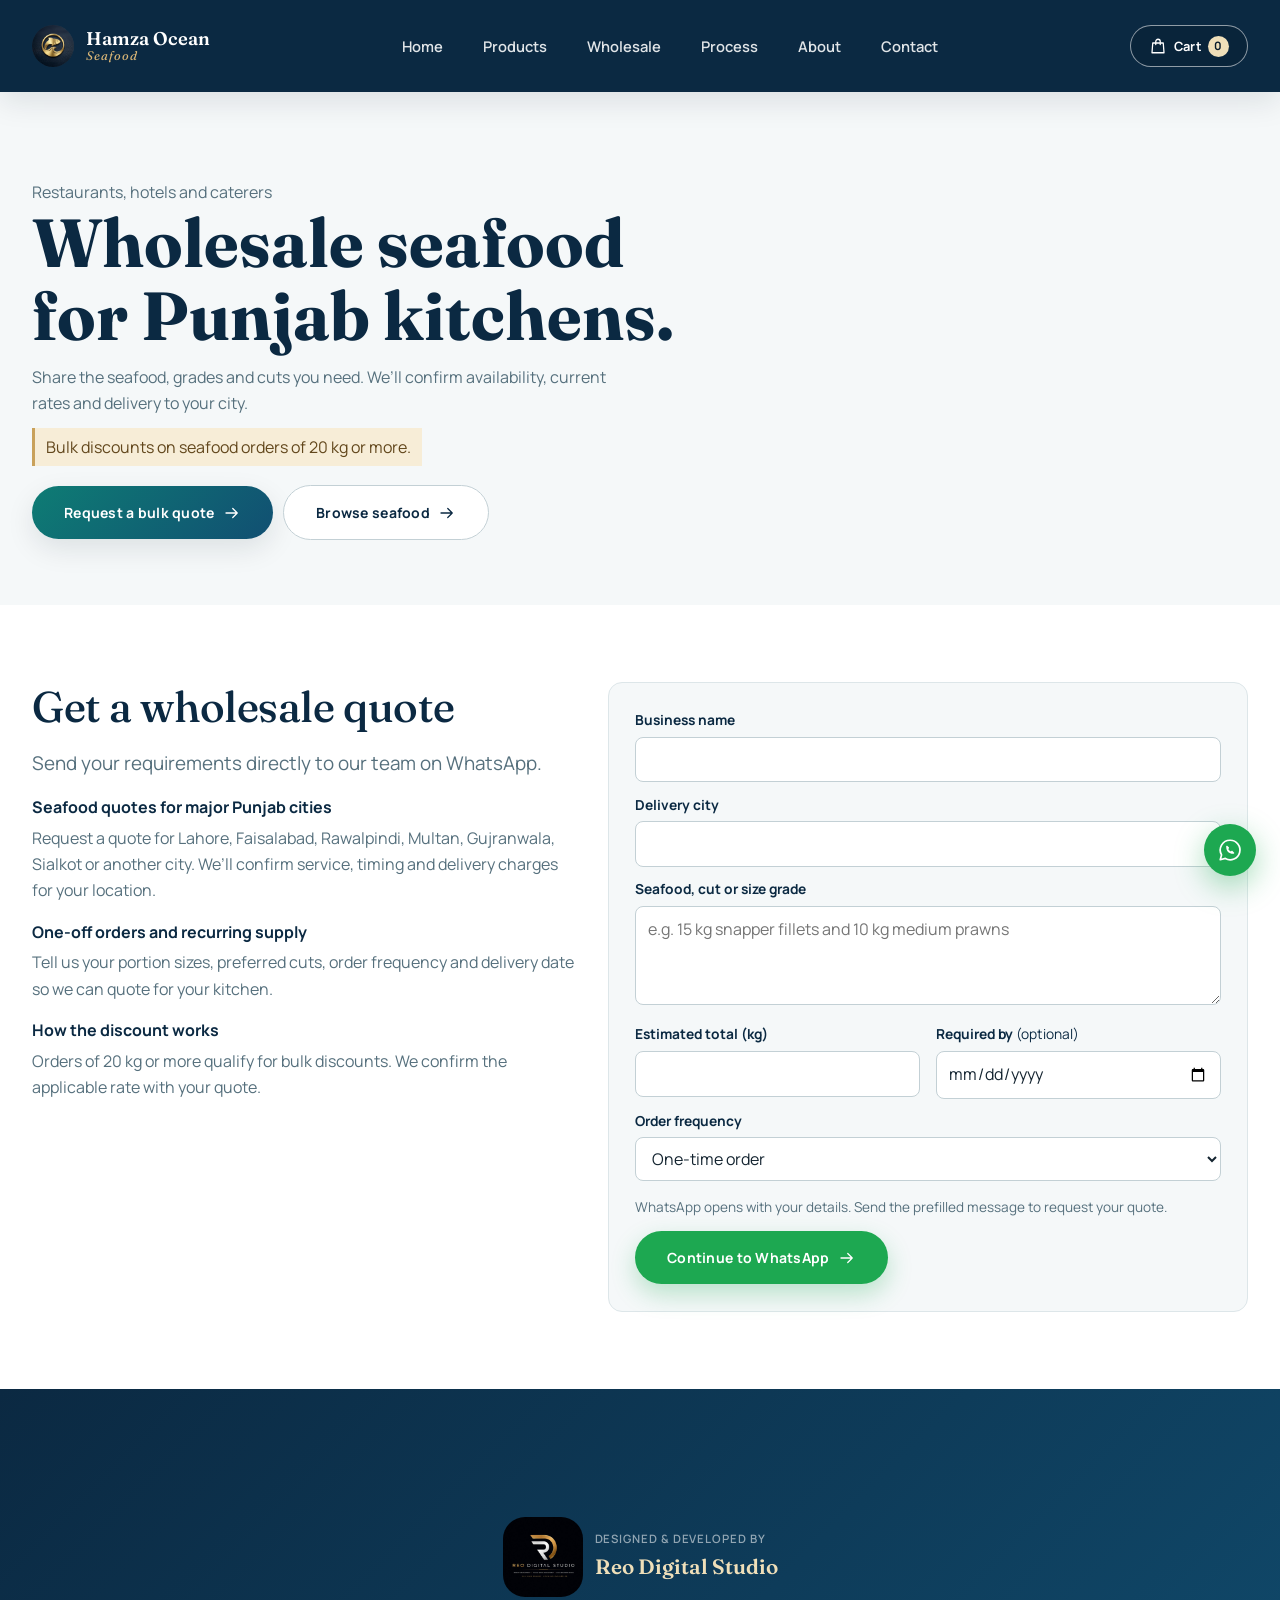
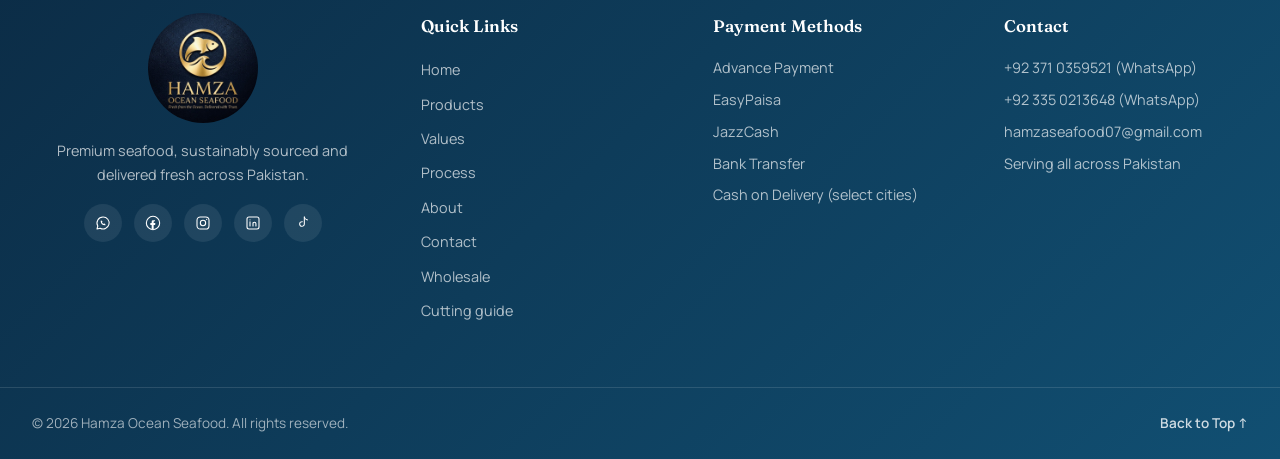
<file: wholesale/index.html>
<!doctype html>
<html lang="en-PK">
<head>
<meta charset="utf-8">
<meta name="viewport" content="width=device-width, initial-scale=1">
<meta name="theme-color" content="#0B2942">
<title>Wholesale Seafood Supplier for Punjab Restaurants | Hamza Ocean Seafood</title>
<meta name="description" content="Request a wholesale quote for fish and prawns in Lahore and other major Punjab cities. Bulk discounts on orders of 20 kg or more. Ask about cuts, grades and delivery.">
<link rel="canonical" href="https://rehanreo.github.io/HamzaOceanSeafood/wholesale/">
<meta property="og:type" content="website">
<meta property="og:title" content="Wholesale Seafood Supplier for Punjab Restaurants | Hamza Ocean Seafood">
<meta property="og:description" content="Request a wholesale quote for fish and prawns in Lahore and other major Punjab cities. Bulk discounts on orders of 20 kg or more. Ask about cuts, grades and delivery.">
<meta property="og:site_name" content="Hamza Ocean Seafood">
<meta property="og:locale" content="en_PK">
<meta property="og:url" content="https://rehanreo.github.io/HamzaOceanSeafood/wholesale/">
<meta property="og:image" content="https://rehanreo.github.io/HamzaOceanSeafood/assets/catalogue/social-preview.jpg">
<meta property="og:image:width" content="1200">
<meta property="og:image:height" content="630">
<meta property="og:image:alt" content="Hamza Ocean Seafood catalogue preview">
<meta name="twitter:card" content="summary_large_image">
<link rel="icon" href="../assets/images/favicon.ico">
<link rel="apple-touch-icon" href="../assets/images/apple-icon.png">
<link rel="preconnect" href="https://fonts.googleapis.com">
<link rel="preconnect" href="https://fonts.gstatic.com" crossorigin>
<link rel="stylesheet" href="https://fonts.googleapis.com/css2?family=Fraunces:ital,opsz,wght@0,9..144,300;0,9..144,400;0,9..144,500;0,9..144,600;0,9..144,700;1,9..144,400;1,9..144,500&amp;family=Manrope:wght@300;400;500;600;700;800&amp;display=swap">

<link rel="stylesheet" href="../style.css">
<script type="application/ld+json">{"@context": "https://schema.org", "@type": "OnlineStore", "name": "Hamza Ocean Seafood", "url": "https://rehanreo.github.io/HamzaOceanSeafood/", "logo": "https://rehanreo.github.io/HamzaOceanSeafood/assets/images/Logo.png", "image": "https://rehanreo.github.io/HamzaOceanSeafood/assets/catalogue/social-preview.jpg", "email": "hamzaseafood07@gmail.com", "telephone": "+923710359521", "areaServed": {"@type": "Country", "name": "Pakistan"}, "sameAs": ["https://www.instagram.com/hamzaoceanseafood", "https://www.tiktok.com/@hamzaoceanseafood", "https://www.linkedin.com/company/hamza-ocean-seafood/"]}</script>
<script>
  if (location.origin === "https://rehanreo.github.io") {
    window.dataLayer = window.dataLayer || [];
    window.gtag = function () { window.dataLayer.push(arguments); };
    window.gtag('js', new Date());
    window.gtag('config', 'G-JGS17XB776');
    const tag = document.createElement('script');
    tag.src = 'https://www.googletagmanager.com/gtag/js?id=G-JGS17XB776';
    tag.async = true;
    document.head.append(tag);
  }
</script>
<script id="site-data" type="application/json">{"whatsapp": "923710359521", "metaPixelId": "YOUR_META_PIXEL_ID", "bulkMinimumKg": 20, "liveOrigin": "https://rehanreo.github.io", "products": [{"id": "indian-mackerel", "label": "Indian Mackerel (Bangra)", "cuts": ["Whole cleaned", "Confirm with us"]}, {"id": "dothar", "label": "Dothar", "cuts": ["Whole cleaned", "Confirm with us"]}, {"id": "grouper", "label": "Grouper (Giser)", "cuts": ["Whole cleaned", "Bone-in steaks", "Boneless fillets", "Curry cut", "Confirm with us"]}, {"id": "dandia", "label": "Dandia", "cuts": ["Whole cleaned", "Confirm with us"]}, {"id": "saram", "label": "Saram", "cuts": ["Whole cleaned", "Confirm with us"]}, {"id": "white-barracuda", "label": "White Barracuda (Safed Kund)", "cuts": ["Whole cleaned", "Bone-in steaks", "Boneless fillets", "Curry cut", "Confirm with us"]}, {"id": "kanarcha", "label": "Red Snapper (Kanarcha)", "cuts": ["Whole cleaned", "Bone-in steaks", "Boneless fillets", "Curry cut", "Confirm with us"]}, {"id": "anchovies", "label": "Anchovies", "cuts": ["Whole cleaned", "Confirm with us"]}, {"id": "sardines", "label": "Sardines", "cuts": ["Whole cleaned", "Confirm with us"]}, {"id": "black-barracuda", "label": "Black Barracuda (Kala Kund)", "cuts": ["Whole cleaned", "Bone-in steaks", "Boneless fillets", "Curry cut", "Confirm with us"]}, {"id": "queenfish", "label": "Queenfish", "cuts": ["Whole cleaned", "Bone-in steaks", "Boneless fillets", "Curry cut", "Confirm with us"]}, {"id": "mushka", "label": "Croaker (Mushka)", "cuts": ["Whole cleaned", "Confirm with us"]}, {"id": "red-snapper", "label": "Red Snapper (Heera)", "cuts": ["Whole cleaned", "Bone-in steaks", "Boneless fillets", "Curry cut", "Confirm with us"]}, {"id": "king-fish", "label": "King Fish (Surmai)", "cuts": ["Whole cleaned", "Bone-in steaks", "Boneless fillets", "Curry cut", "Confirm with us"]}, {"id": "white-pomfret", "label": "White Pomfret (Safed Paplet)", "cuts": ["Whole cleaned", "Confirm with us"]}, {"id": "black-pomfret", "label": "Black Pomfret (Kala Paplet)", "cuts": ["Whole cleaned", "Confirm with us"]}, {"id": "tuna", "label": "Tuna (Dawan)", "cuts": ["Whole cleaned", "Bone-in steaks", "Boneless fillets", "Curry cut", "Confirm with us"]}, {"id": "indian-salmon", "label": "Indian Salmon (Rawas)", "cuts": ["Whole cleaned", "Bone-in steaks", "Boneless fillets", "Curry cut", "Confirm with us"]}, {"id": "tiger-prawns", "label": "Tiger Prawns", "cuts": ["Whole", "Peeled & deveined", "Confirm with us"]}, {"id": "medium-prawns", "label": "Medium Prawns (Jeera)", "cuts": ["Whole", "Peeled & deveined", "Confirm with us"]}, {"id": "small-prawns", "label": "Small Prawns", "cuts": ["Whole", "Peeled & deveined", "Confirm with us"]}]}</script>
<script src="../script.js" defer></script>
</head>
<body class="inner-page">
<a class="skip-link" href="#main-content">Skip to content</a>
<header class="site-header" id="siteHeader">
    <div class="container header-inner">

      <a href="../#home" class="brand" aria-label="Hamza Ocean Seafood — home">
        <img class="brand-logo" src="../assets/images/Logo icon.jpeg" alt="Hamza Ocean Seafood logo" width="48" height="48">
        <span class="brand-name">Hamza Ocean<span class="brand-name-accent">Seafood</span></span>
      </a>

      <nav class="primary-nav" aria-label="Primary navigation">
        <ul>
      <li><a href="../#home" class="nav-link" data-nav-link>Home</a></li>
      <li><a href="../#products" class="nav-link" data-nav-link>Products</a></li>
      <li><a href="../wholesale/" class="nav-link" data-nav-link>Wholesale</a></li>
      <li><a href="../#process" class="nav-link" data-nav-link>Process</a></li>
      <li><a href="../#about" class="nav-link" data-nav-link>About</a></li>
      <li><a href="../#contact" class="nav-link" data-nav-link>Contact</a></li>
    </ul>
      </nav>

      <div class="header-actions">
        <button type="button" class="btn btn-small header-cart" data-show-cart aria-label="Cart">
          <svg class="icon" viewBox="0 0 24 24" fill="none" stroke="currentColor" stroke-width="1.7" stroke-linecap="round" stroke-linejoin="round" aria-hidden="true"><path d="M5 8h14l1 13H4L5 8Z"/><path d="M9 10V6a3 3 0 0 1 6 0v4"/></svg>
          <span>Cart</span><span class="cart-count" data-cart-count>0</span>
        </button>

        <button type="button" class="hamburger-btn" id="hamburgerBtn" aria-label="Open menu" aria-expanded="false" aria-controls="mobileDrawer">
          <span class="hamburger-line"></span>
          <span class="hamburger-line"></span>
          <span class="hamburger-line"></span>
        </button>
      </div>

    </div>
  </header>

  <div class="drawer-overlay" id="drawerOverlay" hidden></div>
  <nav class="mobile-drawer" id="mobileDrawer" inert aria-label="Mobile navigation" aria-hidden="true">
    <div class="mobile-drawer-header">
      <span class="brand-name">Hamza Ocean<span class="brand-name-accent">Seafood</span></span>
      <button type="button" class="drawer-close-btn" id="drawerCloseBtn" aria-label="Close menu">
        <svg class="icon" viewBox="0 0 24 24" fill="none" stroke="currentColor" stroke-width="2" stroke-linecap="round" aria-hidden="true" focusable="false">
          <path d="M18 6 6 18M6 6l12 12"/>
        </svg>
      </button>
    </div>
    <ul class="mobile-drawer-links">
      <li><a href="../#home" class="nav-link" data-nav-link>Home</a></li>
      <li><a href="../#products" class="nav-link" data-nav-link>Products</a></li>
      <li><a href="../wholesale/" class="nav-link" data-nav-link>Wholesale</a></li>
      <li><a href="../#process" class="nav-link" data-nav-link>Process</a></li>
      <li><a href="../#about" class="nav-link" data-nav-link>About</a></li>
      <li><a href="../#contact" class="nav-link" data-nav-link>Contact</a></li>
    </ul>
    <a href="https://wa.me/923710359521" class="btn btn-whatsapp mobile-drawer-cta" target="_blank" rel="noopener noreferrer">
      Order on WhatsApp
    </a>
  </nav>

<main id="main-content">

<section class="page-intro wholesale-intro"><div class="container">
  <p class="eyebrow">Restaurants, hotels and caterers</p>
  <h1>Wholesale seafood<br>for Punjab kitchens.</h1>
  <p>Share the seafood, grades and cuts you need. We’ll confirm availability, current rates and delivery to your city.</p>
  <p class="offer">Bulk discounts on seafood orders of 20 kg or more.</p>
  <div class="actions"><a class="btn btn-primary" href="#quote">Request a bulk quote <svg viewBox="0 0 24 24" fill="none" stroke="currentColor" stroke-width="1.7" stroke-linecap="round" stroke-linejoin="round" aria-hidden="true"><path d="M4 12h15m-6-6 6 6-6 6"/></svg></a><a class="btn btn-outline" href="../products/">Browse seafood <svg viewBox="0 0 24 24" fill="none" stroke="currentColor" stroke-width="1.7" stroke-linecap="round" stroke-linejoin="round" aria-hidden="true"><path d="M4 12h15m-6-6 6 6-6 6"/></svg></a></div>
</div></section>
<section class="container wholesale-section wholesale-grid" id="quote">
  <div><div class="section-header"><h2 class="section-title">Get a wholesale quote</h2><p class="section-subtitle">Send your requirements directly to our team on WhatsApp.</p></div>
    <div class="wholesale-details"><h3>Seafood quotes for major Punjab cities</h3>
    <p>Request a quote for Lahore, Faisalabad, Rawalpindi, Multan, Gujranwala, Sialkot or another city. We’ll confirm service, timing and delivery charges for your location.</p>
    <h3>One-off orders and recurring supply</h3><p>Tell us your portion sizes, preferred cuts, order frequency and delivery date so we can quote for your kitchen.</p>
    <h3>How the discount works</h3><p>Orders of 20 kg or more qualify for bulk discounts. We confirm the applicable rate with your quote.</p></div>
  </div>
  <form id="wholesale-form" class="quote-form">
    <label for="business">Business name</label><input id="business" name="business" autocomplete="organization" maxlength="80" required>
    <label for="wholesale-city">Delivery city</label><input id="wholesale-city" name="city" autocomplete="address-level2" maxlength="60" required>
    <label for="seafood">Seafood, cut or size grade</label><textarea id="seafood" name="seafood" rows="3" maxlength="400" placeholder="e.g. 15 kg snapper fillets and 10 kg medium prawns" required></textarea>
    <div class="form-row"><div><label for="wholesale-weight">Estimated total (kg)</label><input id="wholesale-weight" name="weight" type="number" min="0.5" max="10000" step="0.5" inputmode="decimal" required></div>
    <div><label for="date">Required by <span>(optional)</span></label><input id="date" name="date" type="date"></div></div>
    <label for="frequency">Order frequency</label><select id="frequency" name="frequency"><option>One-time order</option><option>Weekly supply</option><option>Other recurring supply</option></select>
    <p id="quote-bulk-note" class="bulk-note" hidden>Your order qualifies for a bulk discount.</p>
    <p class="help">WhatsApp opens with your details. Send the prefilled message to request your quote.</p>
    <button class="btn btn-whatsapp" type="submit">Continue to WhatsApp <svg viewBox="0 0 24 24" fill="none" stroke="currentColor" stroke-width="1.7" stroke-linecap="round" stroke-linejoin="round" aria-hidden="true"><path d="M4 12h15m-6-6 6 6-6 6"/></svg></button>
  </form>
</section>

</main>
<footer class="site-footer">
    <div class="footer-portfolio container">
      <a href="https://www.facebook.com/share/1GYQCWmWqY/" target="_blank" rel="noopener noreferrer" class="footer-portfolio-link" aria-label="Visit portfolio">
        <img src="../assets/images/portfolio-logo.jpeg" alt="Portfolio logo" width="80" height="80">
        <span class="footer-portfolio-label">
          <span class="footer-portfolio-eyebrow">Designed &amp; Developed by</span>
          <span class="footer-portfolio-name">Reo Digital Studio</span>
        </span>
      </a>
    </div>

    <div class="container footer-grid">
      <div class="footer-brand">
        <img src="../assets/images/Logo.png" alt="Hamza Ocean Seafood logo" width="56" height="56">
        <p class="footer-desc">Premium seafood, sustainably sourced and delivered fresh across Pakistan.</p>
        <div class="footer-social">
          <a href="https://wa.me/923710359521" target="_blank" rel="noopener noreferrer" aria-label="Chat with us on WhatsApp">
            <svg viewBox="0 0 24 24" fill="none" stroke="currentColor" stroke-width="1.6" stroke-linecap="round" stroke-linejoin="round" focusable="false"><path d="M12 3a9 9 0 0 0-7.8 13.5L3 21l4.7-1.2A9 9 0 1 0 12 3Z"/><path d="M8.5 9c0 4 2.5 6.5 6.5 6.5.6 0 1-.5.9-1l-1.6-1.6c-.3-.3-.7-.3-1 0l-.5.5c-1-.5-1.9-1.4-2.4-2.4l.5-.5c.3-.3.3-.7 0-1L9.4 8.1c-.5-.1-1 .3-1 .9Z" fill="currentColor" stroke="none"/></svg>
          </a>
          <a href="https://facebook.com/hamzaoceanseafood" target="_blank" rel="noopener noreferrer" aria-label="Hamza Ocean Seafood on Facebook">
            <svg viewBox="0 0 24 24" fill="none" stroke="currentColor" stroke-width="1.6" stroke-linecap="round" stroke-linejoin="round" focusable="false"><circle cx="12" cy="12" r="10"/><path d="M14 8h-2a2 2 0 0 0-2 2v2H8v3h2v6h3v-6h2.2l.3-3H13v-1.5c0-.6.4-1 1-1h1V8Z" fill="currentColor" stroke="none"/></svg>
          </a>
          <a href="https://instagram.com/hamzaoceanseafood" target="_blank" rel="noopener noreferrer" aria-label="Hamza Ocean Seafood on Instagram">
            <svg viewBox="0 0 24 24" fill="none" stroke="currentColor" stroke-width="1.6" stroke-linecap="round" stroke-linejoin="round" focusable="false"><rect x="3" y="3" width="18" height="18" rx="5"/><circle cx="12" cy="12" r="4"/><circle cx="17.5" cy="6.5" r="1" fill="currentColor" stroke="none"/></svg>
          </a>
          <a href="https://www.linkedin.com/company/hamza-ocean-seafood/" target="_blank" rel="noopener noreferrer" aria-label="Hamza Ocean Seafood on LinkedIn">
            <svg viewBox="0 0 24 24" fill="none" stroke="currentColor" stroke-width="1.6" stroke-linecap="round" stroke-linejoin="round" focusable="false"><rect x="3" y="3" width="18" height="18" rx="3"/><path d="M7.5 10v6.5M7.5 7.2v.1M12 16.5V13a2.2 2.2 0 0 1 4.4 0v3.5M12 16.5v-4.7" fill="none"/></svg>
          </a>
          <a href="https://tiktok.com/@hamzaoceanseafood" target="_blank" rel="noopener noreferrer" aria-label="Hamza Ocean Seafood on TikTok">
            <svg viewBox="0 0 24 24" fill="none" stroke="currentColor" stroke-width="1.6" stroke-linecap="round" stroke-linejoin="round" focusable="false"><path d="M14 3v10.5a3.5 3.5 0 1 1-3-3.46"/><path d="M14 3c.5 2.5 2 4 4.5 4.3"/></svg>
          </a>
        </div>
      </div>

      <nav class="footer-links" aria-label="Quick links">
        <h3>Quick Links</h3>
        <ul>
          <li><a href="../#home">Home</a></li>
          <li><a href="../#products">Products</a></li>
          <li><a href="../#values">Values</a></li>
          <li><a href="../#process">Process</a></li>
          <li><a href="../#about">About</a></li>
          <li><a href="../#contact">Contact</a></li>
          <li><a href="../wholesale/">Wholesale</a></li>
          <li><a href="../products/#cutting-guide">Cutting guide</a></li>
        </ul>
      </nav>

      <div class="footer-payment">
        <h3>Payment Methods</h3>
        <ul>
          <li>Advance Payment</li>
          <li>EasyPaisa</li>
          <li>JazzCash</li>
          <li>Bank Transfer</li>
          <li>Cash on Delivery (select cities)</li>
        </ul>
      </div>

      <div class="footer-contact">
        <h3>Contact</h3>
        <ul>
          <li><a href="https://wa.me/923710359521" target="_blank" rel="noopener noreferrer">+92 371 0359521 (WhatsApp)</a></li>
          <li><a href="https://wa.me/923350213648" target="_blank" rel="noopener noreferrer">+92 335 0213648 (WhatsApp)</a></li>
          <li><a href="mailto:hamzaseafood07@gmail.com">hamzaseafood07@gmail.com</a></li>
          <li>Serving all across Pakistan</li>
        </ul>
      </div>

    </div>

        <div class="footer-bottom container">
      <p>&copy; <span data-year>2026</span> Hamza Ocean Seafood. All rights reserved.</p>
      
      <a href="../#home" class="back-to-top-link">Back to Top &uarr;</a>
    </div>
  </footer>
<a href="https://wa.me/923710359521?text=Hi%20Hamza%20Ocean%20Seafood%2C%20I%27d%20like%20to%20place%20an%20order."
     class="floating-whatsapp" target="_blank" rel="noopener noreferrer" aria-label="Chat with Hamza Ocean Seafood on WhatsApp">
    <svg viewBox="0 0 24 24" fill="none" stroke="currentColor" stroke-width="1.6" stroke-linecap="round" stroke-linejoin="round" focusable="false"><path d="M12 3a9 9 0 0 0-7.8 13.5L3 21l4.7-1.2A9 9 0 1 0 12 3Z"/><path d="M8.5 9c0 4 2.5 6.5 6.5 6.5.6 0 1-.5.9-1l-1.6-1.6c-.3-.3-.7-.3-1 0l-.5.5c-1-.5-1.9-1.4-2.4-2.4l.5-.5c.3-.3.3-.7 0-1L9.4 8.1c-.5-.1-1 .3-1 .9Z" fill="currentColor" stroke="none"/></svg>
  </a>

<dialog class="dialog item-dialog" id="item-dialog" aria-labelledby="item-title">
  <div class="dialog-heading"><h2 id="item-title">Add seafood</h2><button type="button" class="close-button" data-close aria-label="Close">×</button></div>
  <form id="item-form">
    <p id="item-description" class="muted"></p>
    <label for="item-qty">Quantity (kg)</label>
    <input id="item-qty" name="quantity" type="number" min="0.5" max="1000" step="0.5" inputmode="decimal" required>
    <label for="item-cut">Preferred cut</label><select name="cut" id="item-cut" required></select>
    <label for="item-note">Item notes <span>(optional)</span></label><textarea name="note" id="item-note" rows="2" maxlength="120"></textarea>
    <p class="help">Cut and availability are confirmed on WhatsApp. <a href="../products/#cutting-guide">See cut options</a>.</p>
    <button type="submit" class="btn btn-primary" id="item-submit">Add to cart</button>
  </form>
</dialog>
<dialog class="dialog cart-dialog" id="cart-dialog" aria-labelledby="cart-title">
  <div class="dialog-heading"><h2 id="cart-title">Your cart</h2><button type="button" class="close-button" data-close aria-label="Close">×</button></div>
  <div id="cart-items"></div>
  <form id="checkout-form" hidden>
    <p class="cart-total">Requested weight <strong id="cart-weight"></strong></p>
    <p id="bulk-note" class="bulk-note" hidden>Your order qualifies for bulk pricing at 20 kg or more. Ask for the discounted rate on WhatsApp.</p>
    <label for="delivery-city">Delivery city</label><input id="delivery-city" name="city" autocomplete="address-level2" maxlength="60" required placeholder="e.g. Karachi or Lahore">
    <p class="help">We’ll confirm today’s rates, availability, cuts and delivery in chat. Send the prefilled message in WhatsApp to request your order.</p>
    <button type="submit" class="btn btn-whatsapp">Continue to WhatsApp <svg viewBox="0 0 24 24" fill="none" stroke="currentColor" stroke-width="1.7" stroke-linecap="round" stroke-linejoin="round" aria-hidden="true"><path d="M4 12h15m-6-6 6 6-6 6"/></svg></button>
    <div id="whatsapp-parts" class="whatsapp-parts"></div>
  </form>
</dialog>
<div class="toast" role="status" id="toast"></div>
<noscript><p class="noscript">Order or request a quote directly on <a href="https://wa.me/923710359521">WhatsApp</a>.</p></noscript>
</body>
</html>
</file>
<file: style.css>
/* ============================================================================
   HAMZA OCEAN SEAFOOD — Premium Stylesheet
   ============================================================================
   BUILD STAGE 2 OF 3: CSS ONLY. HTML is final/approved — class names below
   map 1:1 to index.html. Animation classes (.reveal, .reveal-left, etc.) are
   applied at runtime by script.js (Stage 3); this file just defines their
   states so nothing breaks before the JS lands.

   TABLE OF CONTENTS
   01. Custom Properties (Design Tokens)
   02. Reset & Base
   03. Typography Utilities
   04. Layout Utilities (container, sections, grids)
   05. Buttons
   06. Forms
   07. Animation Keyframes & Reveal System
   08. Header & Navigation
   09. Mobile Drawer
   10. Hero
   11. Section Divider (wave)
   12. Products
   13. Values
   14. Process
   15. About
   16. Contact
   17. Newsletter
   18. Footer
   19. Floating Buttons
   20. Accessibility & Reduced Motion
   ============================================================================ */

/* ============================================================================
   01. CUSTOM PROPERTIES (DESIGN TOKENS)
   ============================================================================ */
:root {
  /* ---- Color: Premium Ocean Palette ---- */
  --color-navy-950: #071B2C;
  --color-navy-900: #0B2942;
  --color-navy-800: #123A5C;
  --color-ocean-700: #114F72;
  --color-ocean-600: #166389;
  --color-teal-600: #0E7C74;
  --color-teal-500: #159B8F;
  --color-gold-500: #C9A15A;
  --color-gold-400: #D9B677;
  --color-gold-200: #EFDFB9;
  --color-white: #FFFFFF;
  --color-offwhite: #F5F8F9;
  --color-gray-100: #EDF2F4;
  --color-gray-200: #DDE6E9;
  --color-gray-300: #C3D0D5;
  --color-ink: #142430;
  --color-ink-muted: #56707D;
  --color-whatsapp: #1DA851;
  --color-whatsapp-dark: #148441;

  /* ---- Gradients ---- */
  --gradient-hero-overlay: linear-gradient(180deg, rgba(7,27,44,0.18) 0%, rgba(7,27,44,0.1) 45%, rgba(7,27,44,0.5) 100%);
  --gradient-navy-ocean: linear-gradient(135deg, var(--color-navy-900) 0%, var(--color-ocean-700) 100%);
  --gradient-teal-ocean: linear-gradient(135deg, var(--color-teal-600) 0%, var(--color-ocean-700) 100%);
  --gradient-gold: linear-gradient(135deg, var(--color-gold-400) 0%, var(--color-gold-500) 100%);

  /* ---- Typography ---- */
  --font-display: 'Fraunces', Georgia, serif;
  --font-body: 'Manrope', -apple-system, BlinkMacSystemFont, 'Segoe UI', sans-serif;

  --fs-hero: clamp(2.5rem, 3.4vw + 1.6rem, 4.75rem);
  --fs-h2: clamp(1.9rem, 1.6vw + 1.4rem, 2.85rem);
  --fs-h3: clamp(1.15rem, 0.3vw + 1.05rem, 1.3rem);
  --fs-lead: clamp(1.02rem, 0.3vw + 0.94rem, 1.2rem);
  --fs-body: 1rem;
  --fs-small: 0.875rem;
  --fs-eyebrow: 0.78rem;

  /* ---- Spacing Scale ---- */
  --space-1: 0.25rem;
  --space-2: 0.5rem;
  --space-3: 0.75rem;
  --space-4: 1rem;
  --space-5: 1.5rem;
  --space-6: 2rem;
  --space-7: 2.5rem;
  --space-8: 3rem;
  --space-10: 4rem;
  --space-12: 5rem;
  --space-16: 7rem;
  --space-20: 9rem;

  /* ---- Radius ---- */
  --radius-sm: 8px;
  --radius-md: 14px;
  --radius-lg: 22px;
  --radius-xl: 30px;
  --radius-full: 999px;

  /* ---- Shadows ---- */
  --shadow-sm: 0 2px 10px rgba(7, 27, 44, 0.06);
  --shadow-md: 0 10px 28px rgba(7, 27, 44, 0.10);
  --shadow-lg: 0 24px 60px rgba(7, 27, 44, 0.18);
  --shadow-gold: 0 10px 26px rgba(201, 161, 90, 0.30);
  --shadow-inset-hairline: inset 0 0 0 1px rgba(255,255,255,0.08);

  /* ---- Motion ---- */
  --ease: cubic-bezier(0.16, 1, 0.3, 1);
  --transition-fast: 0.2s var(--ease);
  --transition-base: 0.4s var(--ease);
  --transition-slow: 0.75s var(--ease);

  /* ---- Layout ---- */
  --container-width: 1280px;
  --container-pad: 1.25rem;
  --header-height: 76px;

  /* ---- Z-index scale ---- */
  --z-header: 100;
  --z-drawer-overlay: 190;
  --z-drawer: 200;
  --z-floating: 80;
}

@media (min-width: 768px) {
  :root {
    --container-pad: 2rem;
    --header-height: 92px;
  }
}

/* ============================================================================
   02. RESET & BASE
   ============================================================================ */
*, *::before, *::after { box-sizing: border-box; }
* { margin: 0; padding: 0; }

html {
  scroll-behavior: smooth;
  -webkit-text-size-adjust: 100%;
}

body {
  font-family: var(--font-body);
  font-size: var(--fs-body);
  line-height: 1.65;
  color: var(--color-ink);
  background-color: var(--color-white);
  overflow-x: hidden;
}

img, svg { display: block; max-width: 100%; }
img { height: auto; }

a {
  color: inherit;
  text-decoration: none;
}

ul, ol { list-style: none; }

button, input, select, textarea {
  font: inherit;
  color: inherit;
  background: none;
  border: none;
}

button { cursor: pointer; }

input, select, textarea { width: 100%; }

/* Anchor targets: offset for the fixed header so headings aren't hidden */
section[id], main[id] {
  scroll-margin-top: calc(var(--header-height) + 12px);
}

/* Skip link (visually hidden until focused) */
.skip-link {
  position: absolute;
  top: -100px;
  left: var(--space-4);
  z-index: 999;
  background: var(--color-navy-900);
  color: var(--color-white);
  padding: var(--space-3) var(--space-5);
  border-radius: var(--radius-sm);
  font-weight: 600;
  transition: top var(--transition-fast);
}
.skip-link:focus {
  top: var(--space-4);
}

/* ============================================================================
   03. TYPOGRAPHY UTILITIES
   ============================================================================ */
.section-header {
  max-width: 640px;
  margin: 0 auto var(--space-10);
  text-align: center;
}

.section-eyebrow {
  display: inline-block;
  font-family: var(--font-body);
  font-size: var(--fs-eyebrow);
  font-weight: 700;
  letter-spacing: 0.16em;
  text-transform: uppercase;
  color: var(--color-teal-600);
  margin-bottom: var(--space-3);
  position: relative;
  padding-bottom: var(--space-2);
}
.section-eyebrow::after {
  content: "";
  position: absolute;
  bottom: 0;
  left: 50%;
  transform: translateX(-50%);
  width: 36px;
  height: 2px;
  background: var(--gradient-gold);
  border-radius: var(--radius-full);
}

.section-title {
  font-family: var(--font-display);
  font-size: var(--fs-h2);
  font-weight: 500;
  line-height: 1.15;
  letter-spacing: -0.01em;
  color: var(--color-navy-900);
  margin-bottom: var(--space-4);
}

.section-subtitle {
  font-size: var(--fs-lead);
  color: var(--color-ink-muted);
  line-height: 1.7;
}

.visually-hidden {
  position: absolute;
  width: 1px;
  height: 1px;
  padding: 0;
  margin: -1px;
  overflow: hidden;
  clip: rect(0, 0, 0, 0);
  white-space: nowrap;
  border: 0;
}

/* ============================================================================
   04. LAYOUT UTILITIES
   ============================================================================ */
.container {
  width: 100%;
  max-width: var(--container-width);
  margin-inline: auto;
  padding-inline: var(--container-pad);
}

section { position: relative; }

.hero,
.products,
.values,
.process,
.about,
.contact,
.newsletter {
  padding-block: var(--space-16);
}

.products,
.about { background-color: var(--color-white); }
.values,
.newsletter { background-color: var(--color-offwhite); }
.process { background-color: var(--color-white); }
.contact { background-color: var(--color-offwhite); }

/* ============================================================================
   05. BUTTONS
   ============================================================================ */
.btn {
  position: relative;
  overflow: hidden;
  display: inline-flex;
  align-items: center;
  justify-content: center;
  gap: var(--space-2);
  padding: 0.95rem 2rem;
  border-radius: var(--radius-full);
  font-family: var(--font-body);
  font-size: var(--fs-small);
  font-weight: 700;
  letter-spacing: 0.02em;
  white-space: nowrap;
  transition: transform var(--transition-fast), box-shadow var(--transition-fast), background var(--transition-fast), color var(--transition-fast);
  will-change: transform;
}
.btn:active { transform: scale(0.97); }

/* Ripple hook — activated by script.js via --ripple-x/--ripple-y + .is-rippling */
.btn::after {
  content: "";
  position: absolute;
  top: var(--ripple-y, 50%);
  left: var(--ripple-x, 50%);
  width: 0;
  height: 0;
  background: rgba(255, 255, 255, 0.45);
  border-radius: 50%;
  transform: translate(-50%, -50%);
  opacity: 0;
  pointer-events: none;
}
.btn.is-rippling::after {
  animation: btnRipple 0.6s var(--ease);
}
@keyframes btnRipple {
  0%   { width: 0; height: 0; opacity: 0.45; }
  100% { width: 340px; height: 340px; opacity: 0; }
}

.btn-primary {
  background: var(--gradient-teal-ocean);
  color: var(--color-white);
  box-shadow: var(--shadow-md);
}
.btn-primary:hover {
  transform: translateY(-2px);
  box-shadow: var(--shadow-lg);
}

.btn-secondary {
  background: rgba(255, 255, 255, 0.08);
  color: var(--color-white);
  border: 1.5px solid rgba(255, 255, 255, 0.55);
  backdrop-filter: blur(10px);
  -webkit-backdrop-filter: blur(10px);
}
.btn-secondary:hover {
  background: rgba(255, 255, 255, 0.16);
  transform: translateY(-2px);
}

.btn-whatsapp {
  background: var(--color-whatsapp);
  color: var(--color-white);
  box-shadow: 0 10px 24px rgba(29, 168, 81, 0.28);
}
.btn-whatsapp:hover {
  background: var(--color-whatsapp-dark);
  transform: translateY(-2px);
  box-shadow: 0 14px 30px rgba(29, 168, 81, 0.36);
}
.btn-whatsapp .icon { color: var(--color-white); }

.btn-small {
  padding: 0.6rem 1.15rem;
  font-size: 0.8rem;
}

.btn-order-whatsapp {
  width: 100%;
  padding: 0.65rem 1.25rem;
  font-size: 0.82rem;
  background: var(--color-navy-900);
  color: var(--color-white);
  margin-top: var(--space-2);
}
.btn-order-whatsapp .icon {
  width: 15px;
  height: 15px;
}
.btn-order-whatsapp:hover {
  background: var(--color-whatsapp);
  transform: translateY(-2px);
  box-shadow: 0 12px 26px rgba(29, 168, 81, 0.3);
}

.btn-submit {
  width: 100%;
  margin-top: var(--space-2);
  padding-block: 1.05rem;
}

/* ============================================================================
   06. FORMS
   ============================================================================ */
.form-row {
  display: grid;
  grid-template-columns: 1fr;
  gap: var(--space-4);
}
@media (min-width: 640px) {
  .form-row { grid-template-columns: 1fr 1fr; }
}

.form-field {
  display: flex;
  flex-direction: column;
  gap: var(--space-2);
  margin-bottom: var(--space-4);
}

.form-field label {
  font-size: var(--fs-small);
  font-weight: 600;
  color: var(--color-navy-900);
}

.form-field input,
.form-field select,
.form-field textarea,
.qty-select {
  width: 100%;
  padding: 0.8rem 1rem;
  background: var(--color-white);
  border: 1.5px solid var(--color-gray-200);
  border-radius: var(--radius-sm);
  font-size: 0.95rem;
  color: var(--color-ink);
  transition: border-color var(--transition-fast), box-shadow var(--transition-fast);
}

.form-field textarea { resize: vertical; min-height: 64px; }

.form-field input:focus,
.form-field select:focus,
.form-field textarea:focus,
.qty-select:focus {
  outline: none;
  border-color: var(--color-teal-600);
  box-shadow: 0 0 0 4px rgba(14, 124, 116, 0.14);
}

.form-field select,
.qty-select {
  appearance: none;
  -webkit-appearance: none;
  background-image: url("data:image/svg+xml,%3Csvg xmlns='http://www.w3.org/2000/svg' viewBox='0 0 24 24' fill='none' stroke='%2356707D' stroke-width='2' stroke-linecap='round' stroke-linejoin='round'%3E%3Cpath d='m6 9 6 6 6-6'/%3E%3C/svg%3E");
  background-repeat: no-repeat;
  background-position: right 0.85rem center;
  background-size: 18px;
  padding-right: 2.5rem;
}

.honeypot-field { display: none; }

.contact-form,
.newsletter-form { width: 100%; }

.form-success-message,
.newsletter-success {
  margin-top: var(--space-4);
  padding: var(--space-3) var(--space-4);
  background: rgba(14, 124, 116, 0.1);
  color: var(--color-teal-600);
  border-radius: var(--radius-sm);
  font-size: var(--fs-small);
  font-weight: 600;
  text-align: center;
}
.form-success-message[hidden],
.newsletter-success[hidden] { display: none; }

/* ============================================================================
   07. ANIMATION KEYFRAMES & REVEAL SYSTEM
   ============================================================================
   These classes are added at runtime by script.js. Base HTML ships with
   none of them, so content is fully visible with JS disabled.
*/
.reveal,
.reveal-left,
.reveal-right,
.reveal-scale {
  opacity: 0;
  transition: opacity 0.8s var(--ease), transform 0.8s var(--ease);
}
.reveal        { transform: translateY(28px); }
.reveal-left   { transform: translateX(-36px); }
.reveal-right  { transform: translateX(36px); }
.reveal-scale  { transform: scale(0.94); }

.reveal.is-visible,
.reveal-left.is-visible,
.reveal-right.is-visible,
.reveal-scale.is-visible {
  opacity: 1;
  transform: none;
}

@keyframes bounceDown {
  0%, 100% { transform: translateY(0); }
  50% { transform: translateY(8px); }
}

@keyframes pulseRing {
  0%   { box-shadow: 0 0 0 0 rgba(29, 168, 81, 0.45); }
  100% { box-shadow: 0 0 0 16px rgba(29, 168, 81, 0); }
}

@keyframes fadeInUp {
  from { opacity: 0; transform: translateY(10px); }
  to   { opacity: 1; transform: translateY(0); }
}

@keyframes shimmerWave {
  0%   { background-position: 0% 50%; }
  100% { background-position: 200% 50%; }
}

/* ============================================================================
   08. HEADER & NAVIGATION
   ============================================================================ */
.site-header {
  position: fixed;
  top: 0;
  left: 0;
  right: 0;
  z-index: var(--z-header);
  height: var(--header-height);
  display: flex;
  align-items: center;
  background: linear-gradient(180deg, rgba(7,27,44,0.55) 0%, rgba(7,27,44,0.15) 100%);
  backdrop-filter: blur(6px);
  -webkit-backdrop-filter: blur(6px);
  transition: background var(--transition-base), box-shadow var(--transition-base), backdrop-filter var(--transition-base);
}

/* Applied by script.js once the user scrolls past the hero */
.site-header.is-scrolled {
  background: rgba(11, 41, 66, 0.92);
  box-shadow: var(--shadow-md);
  backdrop-filter: blur(14px);
  -webkit-backdrop-filter: blur(14px);
}

.header-inner {
  display: flex;
  align-items: center;
  justify-content: space-between;
  gap: var(--space-4);
  height: 100%;
}

.brand {
  display: inline-flex;
  align-items: center;
  gap: var(--space-3);
  flex-shrink: 0;
}
.brand-logo {
  width: 42px;
  height: 42px;
  border-radius: 50%;
  object-fit: cover;
  box-shadow: var(--shadow-inset-hairline);
}
.brand-name {
  font-family: var(--font-display);
  font-size: 1.15rem;
  font-weight: 600;
  color: var(--color-white);
  display: flex;
  flex-direction: column;
  line-height: 1.15;
}
.brand-name-accent {
  font-size: 0.68em;
  font-weight: 400;
  font-style: italic;
  letter-spacing: 0.08em;
  color: var(--color-gold-400);
}

.primary-nav { display: none; }
@media (min-width: 1024px) {
  .primary-nav {
    display: block;
  }
  .primary-nav ul {
    display: flex;
    align-items: center;
    gap: var(--space-7);
  }
  .primary-nav .nav-link {
    position: relative;
    font-size: 0.92rem;
    font-weight: 600;
    color: rgba(255, 255, 255, 0.88);
    padding-block: var(--space-2);
    transition: color var(--transition-fast);
  }
  .primary-nav .nav-link::after {
    content: "";
    position: absolute;
    left: 0;
    bottom: -2px;
    width: 0%;
    height: 2px;
    background: var(--gradient-gold);
    border-radius: var(--radius-full);
    transition: width var(--transition-base);
  }
  .primary-nav .nav-link:hover,
  .primary-nav .nav-link.is-active {
    color: var(--color-white);
  }
  .primary-nav .nav-link:hover::after,
  .primary-nav .nav-link.is-active::after {
    width: 100%;
  }
}

.header-actions {
  display: flex;
  align-items: center;
  gap: var(--space-4);
}

.header-whatsapp-btn { display: none; }
@media (min-width: 480px) {
  .header-whatsapp-btn { display: inline-flex; }
}
.header-whatsapp-btn .icon { width: 16px; height: 16px; }

/* Hamburger */
.hamburger-btn {
  display: inline-flex;
  flex-direction: column;
  justify-content: center;
  gap: 5px;
  width: 40px;
  height: 40px;
  padding: 0;
}
@media (min-width: 1024px) {
  .hamburger-btn { display: none; }
}
.hamburger-line {
  display: block;
  width: 24px;
  height: 2px;
  background: var(--color-white);
  border-radius: var(--radius-full);
  transition: transform var(--transition-base), opacity var(--transition-base);
  transform-origin: center;
}
.hamburger-btn[aria-expanded="true"] .hamburger-line:nth-child(1) {
  transform: translateY(7px) rotate(45deg);
}
.hamburger-btn[aria-expanded="true"] .hamburger-line:nth-child(2) {
  opacity: 0;
}
.hamburger-btn[aria-expanded="true"] .hamburger-line:nth-child(3) {
  transform: translateY(-7px) rotate(-45deg);
}

/* ============================================================================
   09. MOBILE DRAWER
   ============================================================================ */
.drawer-overlay {
  position: fixed;
  inset: 0;
  background: rgba(7, 27, 44, 0.55);
  backdrop-filter: blur(3px);
  -webkit-backdrop-filter: blur(3px);
  z-index: var(--z-drawer-overlay);
}
.drawer-overlay[hidden] { display: none; }

.mobile-drawer {
  position: fixed;
  top: 0;
  right: 0;
  bottom: 0;
  width: min(85vw, 360px);
  z-index: var(--z-drawer);
  display: flex;
  flex-direction: column;
  gap: var(--space-8);
  padding: var(--space-6) var(--space-6) var(--space-8);
  background: rgba(11, 41, 66, 0.98);
  background-image: radial-gradient(circle at 100% 0%, rgba(21, 155, 143, 0.25), transparent 55%);
  backdrop-filter: blur(18px);
  -webkit-backdrop-filter: blur(18px);
  box-shadow: -20px 0 60px rgba(7, 27, 44, 0.35);
  transform: translateX(100%);
  transition: transform var(--transition-slow);
  overflow-y: auto;
}
.mobile-drawer.is-open {
  transform: translateX(0);
}
@media (min-width: 1024px) {
  .mobile-drawer,
  .drawer-overlay { display: none; }
}

.mobile-drawer-header {
  display: flex;
  align-items: center;
  justify-content: space-between;
}
.mobile-drawer-header .brand-name {
  color: var(--color-white);
  font-size: 1.05rem;
}
.drawer-close-btn {
  width: 38px;
  height: 38px;
  display: inline-flex;
  align-items: center;
  justify-content: center;
  color: var(--color-white);
  border-radius: 50%;
  transition: background var(--transition-fast);
}
.drawer-close-btn:hover { background: rgba(255, 255, 255, 0.1); }
.drawer-close-btn svg { width: 20px; height: 20px; }

.mobile-drawer-links {
  display: flex;
  flex-direction: column;
  gap: var(--space-2);
}
.mobile-drawer-links .nav-link {
  display: block;
  font-family: var(--font-display);
  font-size: 1.3rem;
  font-weight: 500;
  color: rgba(255, 255, 255, 0.92);
  padding-block: var(--space-2);
  border-bottom: 1px solid rgba(255, 255, 255, 0.08);
  transition: color var(--transition-fast), padding-left var(--transition-fast);
}
.mobile-drawer-links .nav-link:hover,
.mobile-drawer-links .nav-link.is-active {
  color: var(--color-gold-400);
  padding-left: var(--space-2);
}

.mobile-drawer-cta {
  margin-top: auto;
  width: 100%;
}

/* ============================================================================
   10. HERO
   ============================================================================ */
.hero {
  min-height: 100vh;
  min-height: 100svh;
  display: flex;
  align-items: center;
  justify-content: center;
  position: relative;
  overflow: hidden;
  isolation: isolate;
  color: var(--color-white);
  padding-top: var(--header-height);
  padding-bottom: var(--space-16);
}

.hero-media {
  position: absolute;
  inset: 0;
  z-index: -1;
}
.hero-bg-image {
  position: absolute;
  inset: 0;
  width: 100%;
  height: 100%;
  object-fit: cover;
  will-change: transform;
}
.hero-overlay {
  position: absolute;
  inset: 0;
  background: var(--gradient-hero-overlay);
}
/* Note: removed the teal-tint radial-gradient ::after that used to sit here —
   it was color-shifting the video (and the fallback image) away from its
   natural tones. The overlay above is now just a very light top-to-bottom
   fade, mainly to keep the bottom button area readable. */

/* Vimeo background video: absolutely-filled, cropped like object-fit: cover.
   Sits above the fallback image (z-index) but is transparent until the
   Vimeo iframe loads, so the fallback image shows first. */
.hero-video-wrap {
  position: absolute;
  inset: 0;
  overflow: hidden;
  opacity: 0;
  transition: opacity 0.8s ease;
}
.hero-video-wrap.is-ready { opacity: 1; }
/* !important below overrides the inline width/height/style Vimeo's SDK
   sets directly on the iframe element — without it, the iframe keeps its
   own small default box instead of covering the hero (the "25% top-left"
   bug). This is the standard fix for cropping a Vimeo embed to fill a box. */
.hero-video-wrap iframe {
  position: absolute !important;
  top: 50% !important;
  left: 50% !important;
  width: 100vw !important;
  height: 56.25vw !important; /* 9/16 of viewport width, i.e. 16:9 */
  min-height: 100% !important; /* if the hero is taller than 16:9, stretch height to fill... */
  min-width: 177.78vh !important; /* ...and grow width off viewport height so it never underfills */
  transform: translate(-50%, -50%) !important;
  pointer-events: none;
  border: 0;
}


.hero-content {
  position: relative;
  z-index: 1;
  max-width: 720px;
  display: flex;
  flex-direction: column;
  align-items: center;
  text-align: center;
  gap: var(--space-3);
}

.hero-logo {
  width: 110px;
  height: 110px;
  border-radius: 50%;
  object-fit: cover;
  border: 2px solid rgba(255, 255, 255, 0.4);
  box-shadow: var(--shadow-lg);
  margin-bottom: var(--space-2);
}

.hero-eyebrow {
  display: inline-flex;
  align-items: center;
  gap: var(--space-2);
  padding: 0.5rem 1.1rem;
  border-radius: var(--radius-full);
  background: rgba(7, 27, 44, 0.35);
  border: 1px solid rgba(255, 255, 255, 0.28);
  backdrop-filter: blur(10px);
  -webkit-backdrop-filter: blur(10px);
  font-size: var(--fs-eyebrow);
  font-weight: 700;
  letter-spacing: 0.14em;
  text-transform: uppercase;
  color: var(--color-gold-200);
  margin-bottom: var(--space-2);
}

.hero-title {
  font-family: var(--font-display);
  font-size: var(--fs-hero);
  font-weight: 500;
  line-height: 1.04;
  letter-spacing: -0.02em;
  color: var(--color-gold-200);
  text-shadow:
    0 2px 8px rgba(7, 27, 44, 0.55),
    0 0 18px rgba(230, 184, 92, 0.55),
    0 0 40px rgba(230, 184, 92, 0.35),
    0 0 80px rgba(230, 184, 92, 0.2);
}

.hero-slogan {
  font-family: var(--font-display);
  font-style: italic;
  font-weight: 400;
  font-size: clamp(1.15rem, 0.6vw + 1rem, 1.5rem);
  color: var(--color-gold-200);
  margin-top: var(--space-1);
  text-shadow:
    0 2px 10px rgba(7, 27, 44, 0.6),
    0 0 16px rgba(230, 184, 92, 0.5),
    0 0 34px rgba(230, 184, 92, 0.3);
}

.hero-description {
  max-width: 560px;
  font-size: var(--fs-lead);
  line-height: 1.75;
  color: rgba(255, 255, 255, 0.92);
  margin-block: var(--space-3);
  text-shadow:
    0 2px 10px rgba(7, 27, 44, 0.55),
    0 0 14px rgba(230, 184, 92, 0.25);
}

.hero-actions {
  display: flex;
  flex-wrap: wrap;
  align-items: center;
  justify-content: center;
  gap: var(--space-4);
  margin-top: var(--space-4);
}

.scroll-indicator {
  position: absolute;
  bottom: var(--space-6);
  left: 50%;
  transform: translateX(-50%);
  z-index: 1;
  width: 44px;
  height: 44px;
  display: inline-flex;
  align-items: center;
  justify-content: center;
  border-radius: 50%;
  border: 1.5px solid rgba(255, 255, 255, 0.35);
  color: var(--color-white);
  animation: bounceDown 2.2s ease-in-out infinite;
}
.scroll-indicator svg { width: 18px; height: 18px; }

/* ============================================================================
   11. SECTION DIVIDER (SIGNATURE WAVE)
   ============================================================================ */
.section-divider.wave-divider {
  line-height: 0;
  background: var(--color-navy-950);
}
.wave-divider svg {
  display: block;
  width: 100%;
  height: clamp(46px, 8vw, 110px);
}
.wave-divider path {
  fill: var(--color-white);
}

/* ============================================================================
   12. PRODUCTS
   ============================================================================ */
.products-grid {
  display: grid;
  grid-template-columns: 1fr;
  gap: var(--space-5);
}
@media (min-width: 640px) {
  .products-grid { grid-template-columns: repeat(2, 1fr); }
}
@media (min-width: 1024px) {
  /* Fixed at 3 columns on PC/laptop — 9 cards = 3 clean rows, no gaps */
  .products-grid {
    grid-template-columns: repeat(3, 1fr);
    gap: var(--space-6);
  }
}

.product-card {
  display: flex;
  flex-direction: column;
  background: var(--color-white);
  border: 1px solid var(--color-gray-100);
  border-radius: var(--radius-md);
  overflow: hidden;
  box-shadow: var(--shadow-sm);
  transition: transform var(--transition-base), box-shadow var(--transition-base);
}
.product-card:hover {
  transform: translateY(-6px);
  box-shadow: var(--shadow-lg);
}

.product-image-wrap {
  aspect-ratio: 3 / 2;
  overflow: hidden;
  background: var(--color-gray-100);
}
.product-image-wrap img {
  width: 100%;
  height: 100%;
  object-fit: cover;
  transition: transform 0.6s var(--ease);
}
.product-card:hover .product-image-wrap img {
  transform: scale(1.08);
}

.product-body {
  display: flex;
  flex-direction: column;
  flex: 1;
  padding: var(--space-4);
}

.product-name {
  font-family: var(--font-display);
  font-size: 1.08rem;
  font-weight: 600;
  color: var(--color-navy-900);
  margin-bottom: var(--space-1);
}

.product-desc {
  font-size: 0.85rem;
  line-height: 1.55;
  color: var(--color-ink-muted);
  margin-bottom: var(--space-3);
}

.product-highlights {
  display: grid;
  grid-template-columns: 1fr 1fr;
  gap: var(--space-1) var(--space-2);
  margin-bottom: var(--space-2);
}
.product-highlights li {
  display: flex;
  align-items: center;
  gap: 5px;
  font-size: 0.73rem;
  font-weight: 600;
  color: var(--color-navy-800);
}
.icon-check {
  width: 14px;
  height: 14px;
  flex-shrink: 0;
  color: var(--color-teal-600);
}

.product-price {
  font-family: var(--font-display);
  font-size: 1.1rem;
  font-weight: 600;
  color: var(--color-navy-900);
  padding-top: var(--space-1);
  margin-bottom: var(--space-2);
  border-top: 1px dashed var(--color-gray-200);
}
.price-value { color: var(--color-teal-600); }
.price-unit {
  font-family: var(--font-body);
  font-size: 0.74rem;
  font-weight: 500;
  color: var(--color-ink-muted);
}

.product-order-options {
  background: var(--color-offwhite);
  border-radius: var(--radius-sm);
  padding: var(--space-2);
  margin-bottom: var(--space-1);
}
.order-options-heading {
  font-size: 0.68rem;
  font-weight: 700;
  letter-spacing: 0.1em;
  text-transform: uppercase;
  color: var(--color-teal-600);
  margin-bottom: var(--space-2);
}
.product-order-options .form-field {
  margin-bottom: var(--space-2);
}
.product-order-options .form-field:last-child { margin-bottom: 0; }
.product-order-options .form-field label {
  font-size: 0.76rem;
}
.product-order-options select,
.product-order-options input,
.product-order-options textarea {
  padding: 0.55rem 0.8rem;
  font-size: 0.85rem;
}
.product-order-options select { padding-right: 2.25rem; }
.product-order-options textarea { height: 38px; min-height: 38px; }
.custom-qty-field[hidden] { display: none; }

.products-note {
  display: flex;
  flex-direction: column;
  align-items: center;
  gap: var(--space-4);
  text-align: center;
  margin-top: var(--space-10);
  padding: var(--space-6) var(--space-6);
  border-radius: var(--radius-lg);
  background: linear-gradient(120deg, var(--color-navy-900) 0%, var(--color-ocean-700) 55%, var(--color-teal-600) 100%);
  box-shadow: var(--shadow-lg);
  position: relative;
  overflow: hidden;
}
.products-note::before {
  content: "";
  position: absolute;
  inset: 0;
  background: radial-gradient(circle at 85% 0%, rgba(201, 161, 90, 0.28), transparent 55%);
  pointer-events: none;
}
.products-note-icon {
  position: relative;
  flex-shrink: 0;
  display: inline-flex;
  align-items: center;
  justify-content: center;
  width: 52px;
  height: 52px;
  border-radius: 50%;
  background: rgba(255, 255, 255, 0.1);
  border: 1px solid rgba(255, 255, 255, 0.25);
  color: var(--color-gold-300);
}
.products-note-icon svg { width: 24px; height: 24px; }
.products-note-text {
  position: relative;
  max-width: 560px;
  color: rgba(255, 255, 255, 0.9);
  font-size: 0.98rem;
  line-height: 1.65;
}
.products-note-text a {
  color: var(--color-gold-300);
  font-weight: 700;
  text-decoration: underline;
  text-underline-offset: 3px;
  transition: color var(--transition-fast);
}
.products-note-text a:hover { color: var(--color-white); }
.products-note .btn {
  position: relative;
  flex-shrink: 0;
}
@media (min-width: 768px) {
  .products-note {
    flex-direction: row;
    text-align: left;
    padding: var(--space-6) var(--space-8);
  }
}

/* ============================================================================
   13. VALUES
   ============================================================================ */
.values-grid {
  display: grid;
  grid-template-columns: repeat(auto-fit, minmax(250px, 1fr));
  gap: var(--space-6);
}

.value-card {
  text-align: center;
  background: var(--color-white);
  padding: var(--space-7) var(--space-5);
  border-radius: var(--radius-lg);
  border: 1px solid var(--color-gray-100);
  box-shadow: var(--shadow-sm);
  transition: transform var(--transition-base), box-shadow var(--transition-base), border-color var(--transition-base);
}
.value-card:hover {
  transform: translateY(-6px);
  box-shadow: var(--shadow-md);
  border-color: var(--color-gold-200);
}

.value-icon {
  display: inline-flex;
  align-items: center;
  justify-content: center;
  width: 64px;
  height: 64px;
  border-radius: 50%;
  background: linear-gradient(135deg, rgba(14, 124, 116, 0.1), rgba(201, 161, 90, 0.14));
  color: var(--color-teal-600);
  margin-bottom: var(--space-4);
  transition: background var(--transition-base), color var(--transition-base), transform var(--transition-base);
}
.value-icon svg { width: 28px; height: 28px; }
.value-card:hover .value-icon {
  background: var(--gradient-gold);
  color: var(--color-white);
  transform: rotate(-6deg) scale(1.06);
}

.value-title {
  font-family: var(--font-display);
  font-size: 1.15rem;
  font-weight: 600;
  color: var(--color-navy-900);
  margin-bottom: var(--space-2);
}
.value-desc {
  font-size: 0.9rem;
  line-height: 1.6;
  color: var(--color-ink-muted);
}

/* ============================================================================
   14. PROCESS
   ============================================================================ */
.process-video-card {
  max-width: 900px;
  margin: 0 auto var(--space-14, 5.5rem);
  padding: 10px;
  border-radius: calc(var(--radius-lg) + 6px);
  background: var(--gradient-navy-ocean);
  box-shadow: var(--shadow-lg);
}
.video-wrapper {
  position: relative;
  aspect-ratio: 16 / 9;
  border-radius: var(--radius-lg);
  overflow: hidden;
  background: #000;
}
.video-wrapper iframe {
  position: absolute;
  inset: 0;
  width: 100%;
  height: 100%;
  border: 0;
}

/* Custom Vimeo controls — Play/Pause + Mute/Unmute, bottom-left overlay */
.video-controls {
  position: absolute;
  left: var(--space-3);
  bottom: var(--space-3);
  z-index: 2;
  display: flex;
  gap: var(--space-2);
}
.video-control-btn {
  width: 42px;
  height: 42px;
  display: grid;
  place-items: center;
  border-radius: 50%;
  border: 1px solid rgba(255, 255, 255, 0.35);
  background: rgba(11, 31, 43, 0.55);
  backdrop-filter: blur(6px);
  color: var(--color-white);
  cursor: pointer;
  transition: background var(--transition-fast), border-color var(--transition-fast);
}
.video-control-btn:hover {
  background: rgba(11, 31, 43, 0.8);
  border-color: var(--color-gold-400);
}
.video-control-btn .icon { width: 18px; height: 18px; }

.process-timeline {
  display: grid;
  grid-template-columns: 1fr;
  gap: var(--space-10);
}
@media (min-width: 640px) {
  .process-timeline { grid-template-columns: 1fr 1fr; }
}
@media (min-width: 960px) {
  .process-timeline {
    grid-template-columns: repeat(4, 1fr);
    row-gap: var(--space-12);
  }
}

.process-step {
  position: relative;
  display: flex;
  flex-direction: column;
  align-items: center;
  text-align: center;
}
@media (min-width: 960px) {
  .process-step:not(:nth-child(4n))::after {
    content: "";
    position: absolute;
    top: 76px;
    left: calc(50% + 46px);
    width: calc(100% - 92px);
    height: 2px;
    background-image: repeating-linear-gradient(90deg, var(--color-gold-400) 0 6px, transparent 6px 13px);
  }
}

.step-number {
  font-family: var(--font-display);
  font-size: 2.4rem;
  font-weight: 300;
  line-height: 1;
  color: var(--color-gold-200);
  margin-bottom: var(--space-2);
}
.step-icon {
  width: 56px;
  height: 56px;
  border-radius: 50%;
  display: inline-flex;
  align-items: center;
  justify-content: center;
  background: var(--color-offwhite);
  border: 1px solid var(--color-gray-200);
  color: var(--color-navy-800);
  margin-bottom: var(--space-3);
}
.step-icon svg { width: 24px; height: 24px; }
.step-title {
  font-family: var(--font-display);
  font-size: 1.05rem;
  font-weight: 600;
  color: var(--color-navy-900);
  margin-bottom: var(--space-2);
}
.step-desc {
  font-size: 0.85rem;
  line-height: 1.55;
  color: var(--color-ink-muted);
  max-width: 220px;
}

/* ============================================================================
   14b. FAQ
   ============================================================================ */
.faq {
  padding-block: var(--space-16);
  background-color: var(--color-offwhite);
}
.faq-list {
  max-width: 760px;
  margin-inline: auto;
  display: flex;
  flex-direction: column;
  gap: var(--space-3);
}
.faq-item {
  background: var(--color-white);
  border: 1px solid var(--color-gray-100);
  border-radius: var(--radius-md);
  overflow: hidden;
  box-shadow: var(--shadow-sm);
  transition: box-shadow var(--transition-base), border-color var(--transition-base);
}
.faq-item.is-open {
  border-color: var(--color-gold-200);
  box-shadow: var(--shadow-md);
}
.faq-question { margin: 0; }
.faq-toggle {
  width: 100%;
  display: flex;
  align-items: center;
  justify-content: space-between;
  gap: var(--space-4);
  padding: var(--space-4) var(--space-5);
  text-align: left;
  font-family: var(--font-display);
  font-size: 1rem;
  font-weight: 600;
  color: var(--color-navy-900);
}
.faq-icon {
  flex-shrink: 0;
  width: 20px;
  height: 20px;
  color: var(--color-teal-600);
  transition: transform var(--transition-base);
}
.faq-toggle[aria-expanded="true"] .faq-icon {
  transform: rotate(180deg);
  color: var(--color-gold-500);
}
.faq-answer {
  padding: 0 var(--space-5) var(--space-5);
  color: var(--color-ink-muted);
  font-size: 0.92rem;
  line-height: 1.7;
  animation: fadeInUp 0.3s var(--ease);
}
.faq-answer[hidden] { display: none; }

/* ============================================================================
   15. ABOUT
   ============================================================================ */
.about-grid {
  display: grid;
  grid-template-columns: 1fr;
  gap: var(--space-10);
  align-items: center;
}
@media (min-width: 900px) {
  .about-grid {
    grid-template-columns: 0.9fr 1.1fr;
    gap: var(--space-12);
  }
}

.about-media { position: relative; }
.about-media::before {
  content: "";
  position: absolute;
  inset: -3px;
  border: 7px solid var(--color-gold-400);
  border-radius: var(--radius-lg);
  z-index: 0;
}
.about-media img {
  position: relative;
  z-index: 1;
  width: 100%;
  aspect-ratio: 4 / 4.6;
  object-fit: cover;
  border-radius: var(--radius-lg);
  box-shadow: var(--shadow-lg);
}

.about-content,
.contact-info {
  text-align: left;
}
.about-content .section-eyebrow::after,
.contact-info .section-eyebrow::after {
  left: 0;
  transform: none;
}
.about-content .section-title,
.contact-info .section-title {
  margin-bottom: var(--space-4);
}
.about-content p {
  color: var(--color-ink);
  line-height: 1.78;
  font-size: 0.98rem;
  margin-bottom: var(--space-4);
}
.about-content p:last-child { margin-bottom: 0; }

/* ============================================================================
   16. CONTACT
   ============================================================================ */
.contact-grid {
  display: grid;
  grid-template-columns: 1fr;
  gap: var(--space-10);
  align-items: start;
}
@media (min-width: 900px) {
  .contact-grid {
    grid-template-columns: 0.9fr 1.1fr;
    gap: var(--space-10);
  }
}

.contact-info .section-subtitle { margin-bottom: var(--space-6); }

.contact-details {
  display: flex;
  flex-direction: column;
  gap: var(--space-4);
  margin-bottom: var(--space-6);
}
.contact-details li {
  display: flex;
  align-items: center;
  gap: var(--space-3);
  font-size: 0.95rem;
  color: var(--color-ink);
}
.contact-icon {
  flex-shrink: 0;
  display: inline-flex;
  align-items: center;
  justify-content: center;
  width: 42px;
  height: 42px;
  border-radius: 50%;
  background: var(--color-white);
  color: var(--color-teal-600);
  box-shadow: var(--shadow-sm);
}
.contact-icon svg { width: 19px; height: 19px; }
.contact-details a {
  font-weight: 600;
  color: var(--color-navy-900);
  transition: color var(--transition-fast);
}
.contact-details a:hover { color: var(--color-teal-600); }

.social-links {
  display: flex;
  gap: var(--space-3);
}
.social-links a {
  width: 44px;
  height: 44px;
  display: inline-flex;
  align-items: center;
  justify-content: center;
  border-radius: 50%;
  background: var(--color-navy-900);
  color: var(--color-white);
  transition: background var(--transition-fast), transform var(--transition-fast);
}
.social-links a:hover {
  background: var(--gradient-gold);
  transform: translateY(-3px);
}
.social-links svg { width: 18px; height: 18px; }

.contact-form-wrap {
  background: var(--color-white);
  padding: var(--space-6);
  border-radius: var(--radius-lg);
  box-shadow: var(--shadow-lg);
}
@media (min-width: 640px) {
  .contact-form-wrap { padding: var(--space-8); }
}

/* ============================================================================
   16b. REVIEWS
   ============================================================================ */
.reviews {
  padding-block: var(--space-14, 5.5rem);
  background: var(--gradient-navy-ocean);
  position: relative;
  overflow: hidden;
}
.reviews::before {
  content: "";
  position: absolute;
  inset: 0;
  background: radial-gradient(circle at 20% 20%, rgba(201, 161, 90, 0.22), transparent 55%);
  pointer-events: none;
}
.reviews-inner {
  position: relative;
  max-width: 600px;
  margin-inline: auto;
  text-align: center;
  display: flex;
  flex-direction: column;
  align-items: center;
  gap: var(--space-3);
}
.reviews-stars {
  display: flex;
  gap: 6px;
  color: var(--color-gold-400);
}
.reviews-stars svg { width: 22px; height: 22px; }
.reviews-rating {
  color: rgba(255, 255, 255, 0.85);
  font-size: 0.9rem;
  font-weight: 600;
}
.reviews-rating strong {
  color: var(--color-gold-300);
  font-size: 1.05rem;
}
.reviews-title {
  font-family: var(--font-display);
  font-size: var(--fs-h2);
  color: var(--color-white);
  margin-top: var(--space-2);
}
.reviews-subtitle {
  color: rgba(255, 255, 255, 0.78);
  font-size: var(--fs-lead);
  line-height: 1.7;
  margin-bottom: var(--space-2);
}

/* ============================================================================
   17. NEWSLETTER
   ============================================================================ */
.newsletter-inner {
  max-width: 640px;
  margin-inline: auto;
  text-align: center;
}
.newsletter-title {
  font-family: var(--font-display);
  font-size: var(--fs-h2);
  color: var(--color-navy-900);
  margin-bottom: var(--space-3);
}
.newsletter-subtitle {
  font-size: var(--fs-lead);
  color: var(--color-ink-muted);
  margin-bottom: var(--space-6);
}
.newsletter-form {
  display: flex;
  flex-direction: column;
  gap: var(--space-3);
  max-width: 480px;
  margin-inline: auto;
}
@media (min-width: 560px) {
  .newsletter-form { flex-direction: row; }
}
.newsletter-form input {
  flex: 1;
  padding: 0.95rem 1.25rem;
  border-radius: var(--radius-full);
  border: 1.5px solid var(--color-gray-300);
  background: var(--color-white);
}
.newsletter-form input:focus {
  outline: none;
  border-color: var(--color-teal-600);
  box-shadow: 0 0 0 4px rgba(14, 124, 116, 0.14);
}
.newsletter-form .btn { flex-shrink: 0; }

/* ============================================================================
   18. FOOTER
   ============================================================================ */
.site-footer {
  background: var(--gradient-navy-ocean);
  color: rgba(255, 255, 255, 0.85);
  padding-top: var(--space-12);
}

.footer-grid {
  display: grid;
  grid-template-columns: 1fr;
  gap: var(--space-8);
  padding-bottom: var(--space-10);
}
@media (min-width: 640px) {
  .footer-grid { grid-template-columns: 1fr 1fr; }
}
@media (min-width: 1024px) {
  .footer-grid { grid-template-columns: 1.4fr 1fr 1fr 1fr; }
}

.footer-brand img {
  display: block;
  width: 110px;
  height: 110px;
  border-radius: 50%;
  margin: 0 auto var(--space-4);
  align-self: center;
}
.footer-brand {
  text-align: center;
}
.footer-desc {
  font-size: 0.9rem;
  line-height: 1.7;
  color: rgba(255, 255, 255, 0.68);
  max-width: 320px;
  margin-inline: auto;
  margin-bottom: var(--space-4);
}
.footer-social {
  display: flex;
  justify-content: center;
  gap: var(--space-3);
}
.footer-social a {
  width: 38px;
  height: 38px;
  display: inline-flex;
  align-items: center;
  justify-content: center;
  border-radius: 50%;
  background: rgba(255, 255, 255, 0.08);
  color: var(--color-white);
  transition: background var(--transition-fast);
}
.footer-social a:hover { background: var(--gradient-gold); }
.footer-social svg { width: 16px; height: 16px; }

.footer-links h3,
.footer-payment h3,
.footer-contact h3 {
  font-family: var(--font-display);
  font-size: 1.05rem;
  font-weight: 600;
  color: var(--color-white);
  margin-bottom: var(--space-4);
}
.footer-links ul,
.footer-payment ul,
.footer-contact ul {
  display: flex;
  flex-direction: column;
  gap: var(--space-2);
}
.footer-links a,
.footer-contact a {
  font-size: 0.9rem;
  color: rgba(255, 255, 255, 0.68);
  transition: color var(--transition-fast), padding-left var(--transition-fast);
}
.footer-links a:hover,
.footer-contact a:hover {
  color: var(--color-gold-400);
  padding-left: 4px;
}
.footer-payment li,
.footer-contact li {
  font-size: 0.9rem;
  color: rgba(255, 255, 255, 0.68);
}

.footer-bottom {
  display: flex;
  flex-direction: column;
  align-items: center;
  justify-content: space-between;
  gap: var(--space-3);
  padding-block: var(--space-5);
  border-top: 1px solid rgba(255, 255, 255, 0.12);
  font-size: 0.85rem;
  color: rgba(255, 255, 255, 0.6);
  text-align: center;
}
@media (min-width: 640px) {
  .footer-bottom { flex-direction: row; text-align: left; }
}
.back-to-top-link {
  font-weight: 600;
  color: rgba(255, 255, 255, 0.8);
  transition: color var(--transition-fast);
}
.back-to-top-link:hover { color: var(--color-gold-400); }

.footer-portfolio {
  display: flex;
  justify-content: center;
  padding-top: var(--space-8);
  padding-bottom: var(--space-4);
}
.footer-portfolio-link {
  display: flex;
  align-items: center;
  gap: var(--space-3);
  text-align: left;
}
.footer-portfolio-link img {
  width: 80px;
  height: 80px;
  object-fit: contain;
  border-radius: var(--radius-lg);
  transition: transform var(--transition-fast), filter var(--transition-fast);
}
.footer-portfolio-link:hover img {
  transform: scale(1.06);
  filter: drop-shadow(0 0 14px rgba(230, 184, 92, 0.4));
}
.footer-portfolio-label {
  display: flex;
  flex-direction: column;
  gap: 2px;
}
.footer-portfolio-eyebrow {
  font-size: 0.72rem;
  font-weight: 600;
  letter-spacing: 0.08em;
  text-transform: uppercase;
  color: rgba(255, 255, 255, 0.55);
}
.footer-portfolio-name {
  font-family: var(--font-display);
  font-size: 1.3rem;
  font-weight: 600;
  color: var(--color-gold-200);
  transition: color var(--transition-fast);
}
.footer-portfolio-link:hover .footer-portfolio-name {
  color: var(--color-gold-400);
}
.footer-credit {
  display: flex;
  align-items: center;
  gap: 6px;
}
.footer-credit-link {
  display: inline-flex;
  align-items: center;
  gap: 6px;
  font-weight: 600;
  color: rgba(255, 255, 255, 0.85);
  transition: color var(--transition-fast);
}
.footer-credit-link:hover { color: var(--color-gold-400); }
.footer-credit-link img {
  width: 18px;
  height: 18px;
  border-radius: 4px;
  object-fit: contain;
}

/* ============================================================================
   19. FLOATING BUTTONS
   ============================================================================ */
/* Floating action pair — bottom-right, side by side (mirrors a chat app's
   input toolbar, e.g. a mic button sitting beside a plus button). */
.floating-whatsapp,
.back-to-top-btn {
  position: fixed;
  bottom: var(--space-5);
  z-index: var(--z-floating);
  width: 52px;
  height: 52px;
  border-radius: 50%;
  display: inline-flex;
  align-items: center;
  justify-content: center;
  transition: transform var(--transition-fast), background var(--transition-fast), box-shadow var(--transition-fast);
}

.floating-whatsapp {
  right: var(--space-5);
  background: var(--color-whatsapp);
  color: var(--color-white);
  box-shadow: 0 10px 30px rgba(29, 168, 81, 0.4);
  animation: pulseRing 2.4s infinite;
}
.floating-whatsapp:hover { transform: scale(1.08); }
.floating-whatsapp svg { width: 26px; height: 26px; }

/* Sits immediately to the left of the WhatsApp button, same row */
.back-to-top-btn {
  right: calc(var(--space-5) + 52px + var(--space-3));
  background: var(--color-navy-900);
  color: var(--color-white);
  box-shadow: var(--shadow-md);
  animation: fadeInUp 0.3s var(--ease);
}
.back-to-top-btn:hover {
  background: var(--color-teal-600);
  transform: translateY(-3px);
}
.back-to-top-btn[hidden] { display: none; }
.back-to-top-btn svg { width: 20px; height: 20px; }

/* ============================================================================
   20. ACCESSIBILITY & REDUCED MOTION
   ============================================================================ */
:focus-visible {
  outline: 2px solid var(--color-gold-500);
  outline-offset: 3px;
  border-radius: 4px;
}
a, button { -webkit-tap-highlight-color: transparent; }

@media (prefers-reduced-motion: reduce) {
  html { scroll-behavior: auto; }
  *, *::before, *::after {
    animation-duration: 0.001ms !important;
    animation-iteration-count: 1 !important;
    transition-duration: 0.001ms !important;
    scroll-behavior: auto !important;
  }
  .reveal, .reveal-left, .reveal-right, .reveal-scale {
    opacity: 1 !important;
    transform: none !important;
  }
}

/* ============================================================================
   21. STAGE 3 ADDITIONS — hooks for script.js
   ============================================================================
   Hero entrance runs as a pure CSS animation (no JS dependency, so the hero
   is never stuck invisible if a script fails to load). Everything else here
   supports classes/attributes that script.js toggles at runtime.
*/

/* ---- Hero entrance (staggered, CSS-only) ---- */
@keyframes heroFadeUp {
  from { opacity: 0; transform: translateY(20px); }
  to   { opacity: 1; transform: none; }
}
.hero-content > * {
  opacity: 0;
  animation: heroFadeUp 0.9s var(--ease) forwards;
}
.hero-content > *:nth-child(1) { animation-delay: 0.1s; }
.hero-content > *:nth-child(2) { animation-delay: 0.2s; }
.hero-content > *:nth-child(3) { animation-delay: 0.3s; }
.hero-content > *:nth-child(4) { animation-delay: 0.42s; }
.hero-content > *:nth-child(5) { animation-delay: 0.54s; }
.hero-content > *:nth-child(6) { animation-delay: 0.66s; }
.scroll-indicator {
  opacity: 0;
  animation: heroFadeUp 0.9s var(--ease) 1.1s forwards, bounceDown 2.2s ease-in-out 2s infinite;
}

/* ---- Reveal-on-scroll: staggered delays for grid/list items ----
   script.js adds the base .reveal / .reveal-left / .reveal-right classes;
   these nth-child rules just cascade the entrance so items don't all pop
   in simultaneously. Covers the 9-card products grid, 8-card values grid,
   and 8-step process timeline in one pass. */
.reveal, .reveal-left, .reveal-right, .reveal-scale {
  will-change: transform, opacity;
}
.products-grid > .product-card:nth-child(1),
.values-grid > .value-card:nth-child(1),
.process-timeline > .process-step:nth-child(1) { transition-delay: 0ms; }
.products-grid > .product-card:nth-child(2),
.values-grid > .value-card:nth-child(2),
.process-timeline > .process-step:nth-child(2) { transition-delay: 70ms; }
.products-grid > .product-card:nth-child(3),
.values-grid > .value-card:nth-child(3),
.process-timeline > .process-step:nth-child(3) { transition-delay: 140ms; }
.products-grid > .product-card:nth-child(4),
.values-grid > .value-card:nth-child(4),
.process-timeline > .process-step:nth-child(4) { transition-delay: 210ms; }
.products-grid > .product-card:nth-child(5),
.values-grid > .value-card:nth-child(5),
.process-timeline > .process-step:nth-child(5) { transition-delay: 280ms; }
.products-grid > .product-card:nth-child(6),
.values-grid > .value-card:nth-child(6),
.process-timeline > .process-step:nth-child(6) { transition-delay: 350ms; }
.products-grid > .product-card:nth-child(7),
.values-grid > .value-card:nth-child(7),
.process-timeline > .process-step:nth-child(7) { transition-delay: 420ms; }
.products-grid > .product-card:nth-child(8),
.values-grid > .value-card:nth-child(8),
.process-timeline > .process-step:nth-child(8) { transition-delay: 490ms; }
.products-grid > .product-card:nth-child(9) { transition-delay: 560ms; }

/* ---- Scroll lock while the mobile drawer is open ---- */
html.no-scroll,
html.no-scroll body {
  overflow: hidden;
}

/* ---- Active nav link (desktop underline / mobile gold text) already
   defined in section 08 — .is-active is toggled by script.js. ---- */

/* ---- Custom quantity field: small entrance when script.js reveals it ---- */
.custom-qty-field:not([hidden]) {
  animation: fadeInUp 0.3s var(--ease);
}

/* ---- Form feedback: error state (reuses success message + field styling) ---- */
:root {
  --color-error: #C14B3A;
}
.form-field.has-error input,
.form-field.has-error select,
.form-field.has-error textarea {
  border-color: var(--color-error);
  box-shadow: 0 0 0 4px rgba(193, 75, 58, 0.12);
}
.form-success-message.is-error,
.newsletter-success.is-error {
  background: rgba(193, 75, 58, 0.1);
  color: var(--color-error);
}

/* ---- Disabled/loading button state (used while a form is submitting) ---- */
.btn:disabled {
  opacity: 0.65;
  cursor: not-allowed;
  transform: none !important;
}

/* Reduced motion: keep the hero readable instantly, no keyframe delay pile-up */
@media (prefers-reduced-motion: reduce) {
  .hero-content > *,
  .scroll-indicator {
    animation: none !important;
    opacity: 1 !important;
    transform: none !important;
  }
}

/* Expanded catalogue, cutting guide, wholesale and cart */
[hidden] { display: none !important; }

.header-inner { gap: var(--space-3); }
.header-cart {
  min-height: 42px;
  color: var(--color-white);
  border: 1px solid rgba(255,255,255,.55);
  background: rgba(7,27,44,.34);
  gap: .4rem;
}
.header-cart:hover { background: var(--color-ocean-700); }
.cart-count {
  min-width: 1.3rem;
  padding-inline: .25rem;
  border-radius: var(--radius-full);
  background: var(--color-gold-200);
  color: var(--color-navy-950);
  line-height: 1.3rem;
  font-size: .72rem;
}
.hero-motion-toggle {
  position: absolute;
  right: calc(var(--space-5) + 52px + var(--space-2));
  bottom: var(--space-5);
  border: 1px solid rgba(255,255,255,.6);
  border-radius: var(--radius-full);
  color: var(--color-white);
  background: rgba(7,27,44,.75);
  padding: .45rem .75rem;
  font-size: .78rem;
  min-height: 42px;
}
.hero-content { text-shadow: 0 2px 18px rgba(7,27,44,.72); }
.hero-actions { text-shadow: none; }
.hero-video-wrap { container-type: size; }
.hero-video-wrap iframe {
  width: max(100cqw + 8rem, 177.78cqh + 14.22rem) !important;
  height: max(100cqh + 8rem, 56.25cqw + 4.5rem) !important;
  min-width: 0 !important;
}
.process-video-card { margin-bottom: var(--space-3); }
.process-video-link { text-align: center; margin: 0 0 var(--space-8); font-size: var(--fs-small); }
.process-video-link a, .product-fact a, .photo-credit a { color: var(--color-ocean-700); text-decoration: underline; text-underline-offset: .18em; }

.featured-head, .catalogue-actions {
  margin-bottom: var(--space-6);
  display: flex;
  justify-content: space-between;
  align-items: flex-end;
  gap: var(--space-4);
  flex-wrap: wrap;
}
.featured-head .section-header { margin: 0; text-align: left; }
.featured-head .section-header p { margin-inline: 0; }
.catalogue-grid {
  display: grid;
  grid-template-columns: repeat(2,minmax(0,1fr));
  gap: clamp(.65rem, 2vw, 1.4rem);
}
@media (min-width: 760px) {
  .catalogue-grid { grid-template-columns: repeat(3,minmax(0,1fr)); }
}
@media (min-width: 1080px) {
  .catalogue-grid { grid-template-columns: repeat(4,minmax(0,1fr)); }
}
.catalogue-card { min-width: 0; }
.catalogue-card:hover { transform: translateY(-3px); }
.catalogue-card .product-image-wrap { aspect-ratio: 4 / 3; }
.catalogue-card .product-image-wrap img { height: 100%; width: 100%; object-fit: cover; }
.catalogue-card .product-body { gap: .45rem; padding: clamp(.62rem, 1.6vw, 1rem); }
.catalogue-card .product-name {
  font-size: clamp(.99rem, 1.4vw, 1.19rem);
  line-height: 1.2;
  overflow-wrap: anywhere;
}
.catalogue-card .product-desc { margin: 0; line-height: 1.35; font-size: .83rem; }
.local-name, .product-cut, .product-fact, .photo-credit { font-size: .76rem; line-height: 1.38; }
.local-name { color: #735621; font-weight: 700; }
.product-cut, .photo-credit { color: var(--color-ink-muted); }
.product-fact { color: #12645e; }
.photo-credit { margin: .3rem 0; }
.photo-pending { height: 100%; display: grid; place-content: center; justify-items: center; gap: .4rem; color: var(--color-ink-muted); font-size: .73rem; }
.photo-pending svg { width: 1.6rem; height: 1.6rem; }
.catalogue-card .add-button { margin-top: auto; min-height: 44px; padding: .35rem .55rem; width: 100%; justify-content: space-between; text-align: left; }

.page-intro { padding: calc(var(--header-height) + clamp(2rem,6vw,4.75rem)) 0 clamp(2rem,6vw,4rem); background: var(--color-offwhite); }
.page-intro h1 { font-family: var(--font-display); color: var(--color-navy-900); font-size: clamp(2.25rem,6vw,4.25rem); line-height: 1.08; max-width: 19ch; }
.page-intro p { max-width: 58ch; margin-top: .7rem; color: var(--color-ink-muted); }
.page-intro .actions { margin-top: 1.2rem; }
.actions { display: flex; flex-wrap: wrap; align-items: center; gap: .65rem; }
.catalogue-section, .guide-section, .wholesale-section, .wholesale-band { padding-block: clamp(2.3rem,6vw,5rem); }
.catalogue-tools { display: flex; justify-content: space-between; align-items: flex-end; flex-wrap: wrap; gap: .7rem 1rem; }
.catalogue-tools .form-field { margin: 0; min-width: min(100%,17rem); }
.filter-tabs { display: flex; flex-wrap: wrap; gap: .4rem; }
.filter-tabs button {
  min-height: 44px;
  padding: .38rem .74rem;
  border-radius: var(--radius-full);
  border: 1px solid var(--color-gray-300);
  font-size: .82rem;
  color: var(--color-navy-900);
}
.filter-tabs button[aria-pressed="true"] { background: var(--color-navy-900); color: white; border-color: var(--color-navy-900); }
.result-count { color: var(--color-ink-muted); font-size: .86rem; margin: .85rem 0; }
.empty-state { margin-top: var(--space-3); }
.catalogue-footer { margin-top: var(--space-7); }
.catalogue-footer p { margin-bottom: .65rem; color: var(--color-ink-muted); }
.guide-section, .wholesale-band { background: var(--color-offwhite); }
.guide-grid { display: grid; grid-template-columns: repeat(2,minmax(0,1fr)); gap: 1rem; }
@media (min-width: 850px) {
  .guide-grid { grid-template-columns: repeat(3,minmax(0,1fr)); }
}
.guide-card { border: 1px solid var(--color-gray-200); border-radius: var(--radius-md); overflow: hidden; background: white; }
.guide-card img { width: 100%; }
.guide-card > div { padding: var(--space-4); }
.guide-card h3 { font-family: var(--font-display); color: var(--color-navy-900); font-size: 1.15rem; }
.guide-card p { font-size: .87rem; margin-top: .25rem; color: var(--color-ink-muted); }
.guide-card .guide-use { color: #12645e; font-weight: 700; }

.wholesale-band .container, .wholesale-grid { display: grid; grid-template-columns: 1fr; gap: var(--space-6); align-items: start; }
.wholesale-band .section-header, .wholesale-grid .section-header { margin: 0; text-align: left; }
.wholesale-band .section-subtitle, .wholesale-grid .section-subtitle { margin-inline: 0; }
@media (min-width: 820px) {
  .wholesale-band .container { grid-template-columns: 1fr auto; align-items: center; }
  .wholesale-grid { grid-template-columns: .85fr 1fr; }
}
.wholesale-details h3 { margin-block: .95rem .25rem; color: var(--color-navy-900); font-size: 1rem; }
.wholesale-details p { color: var(--color-ink-muted); }
.page-intro .offer, .bulk-note { background: #f7edd7; border-left: 3px solid var(--color-gold-500); padding: .38rem .7rem; color: #62471c; width: fit-content; }
.quote-form { padding: clamp(1rem,3vw,1.65rem); border: 1px solid var(--color-gray-200); border-radius: var(--radius-md); background: var(--color-offwhite); }
.quote-form > label, .quote-form .form-row label, .dialog label { display: block; color: var(--color-navy-900); font-weight: 700; font-size: .86rem; margin-bottom: .3rem; }
.quote-form input, .quote-form select, .quote-form textarea, .dialog input, .dialog select, .dialog textarea {
  min-height: 44px; min-width: 0; width: 100%; padding: .55rem .7rem; margin-bottom: .7rem;
  background: white; color: var(--color-ink); border: 1px solid var(--color-gray-300); border-radius: var(--radius-sm);
}
.quote-form textarea, .dialog textarea { resize: vertical; }
.quote-form label span, .dialog label span { font-weight: 400; }
.help, #item-description { margin: .2rem 0 .8rem; color: var(--color-ink-muted); font-size: .85rem; }
.help a { color: var(--color-ocean-700); text-decoration: underline; }
.dialog {
  padding: clamp(.9rem,3vw,1.4rem);
  margin: auto;
  width: min(calc(100% - 1.5rem),32rem);
  max-height: calc(100dvh - 1.5rem);
  color: var(--color-ink);
  background: white;
  border: 1px solid var(--color-gray-200);
  border-radius: var(--radius-md);
  box-shadow: var(--shadow-lg);
}
html:has(dialog[open]) { overflow: hidden; }
.dialog::backdrop { background: #071b2cbb; }
.dialog-heading { display: flex; align-items: start; justify-content: space-between; gap: .6rem; margin-bottom: .8rem; }
.dialog-heading h2 { font: 600 clamp(1.25rem,5vw,1.75rem)/1.2 var(--font-display); overflow-wrap: anywhere; }
.close-button { flex: none; width: 44px; height: 44px; border: 1px solid var(--color-gray-300); border-radius: 50%; font-size: 1.4rem; line-height: 1; }
.cart-line { padding: .65rem 0; border-top: 1px solid var(--color-gray-200); display: flex; justify-content: space-between; gap: .3rem; }
.cart-line p { color: var(--color-ink-muted); font-size: .83rem; white-space: pre-wrap; overflow-wrap: anywhere; }
.cart-line > div:first-child { min-width: 0; }
.line-actions { display: flex; flex-wrap: wrap; align-content: start; justify-content: end; }
.line-actions button { color: var(--color-ocean-700); font-size: .8rem; font-weight: 700; min-height: 44px; padding-inline: .4rem; text-decoration: underline; }
.cart-total { display: flex; justify-content: space-between; border-top: 1px solid var(--color-gray-200); padding-top: .5rem; margin: .5rem 0 .7rem; }
.bulk-note { font-size: .86rem; margin-bottom: .7rem; }
.whatsapp-parts:not(:empty) { display: flex; flex-wrap: wrap; gap: .45rem; margin-top: .75rem; }
.whatsapp-parts p { flex-basis: 100%; font-size: .87rem; }
.toast { position: fixed; z-index: 220; bottom: 5rem; right: 1rem; max-width: calc(100% - 2rem); padding: .55rem .85rem; border-radius: var(--radius-sm); color: white; background: var(--color-navy-900); box-shadow: var(--shadow-md); font-size: .87rem; }
.toast:empty { display: none; }
.noscript { background: var(--color-offwhite); text-align: center; padding: .55rem; }
.noscript a { text-decoration: underline; }
@media (max-width: 420px) {
  .catalogue-card .product-desc, .product-cut, .product-fact { font-size: .75rem; }
  .header-cart { padding-inline: .5rem; }
  .hero-motion-toggle { right: 4rem; bottom: .75rem; }
  .hero .scroll-indicator { bottom: 3.3rem; }
  .hero { padding-bottom: 7rem; }
  .guide-card > div { padding: .62rem; }
}
@media (max-width: 345px) {
  .catalogue-grid, .guide-grid { grid-template-columns: minmax(0,1fr); }
}
.btn > svg { width: 1.125rem; height: 1.125rem; flex: none; }
.btn-outline { border: 1px solid var(--color-gray-300); background: var(--color-white); color: var(--color-navy-900); }
.btn-outline:hover { border-color: var(--color-ocean-600); }
@media (max-width: 420px) {
  .floating-whatsapp { bottom: .75rem; right: .75rem; width: 44px; height: 44px; }
}

.inner-page .site-header { background: var(--color-navy-900); }
main section[id] { scroll-margin-top: calc(var(--header-height) + 1rem); }
</file>
